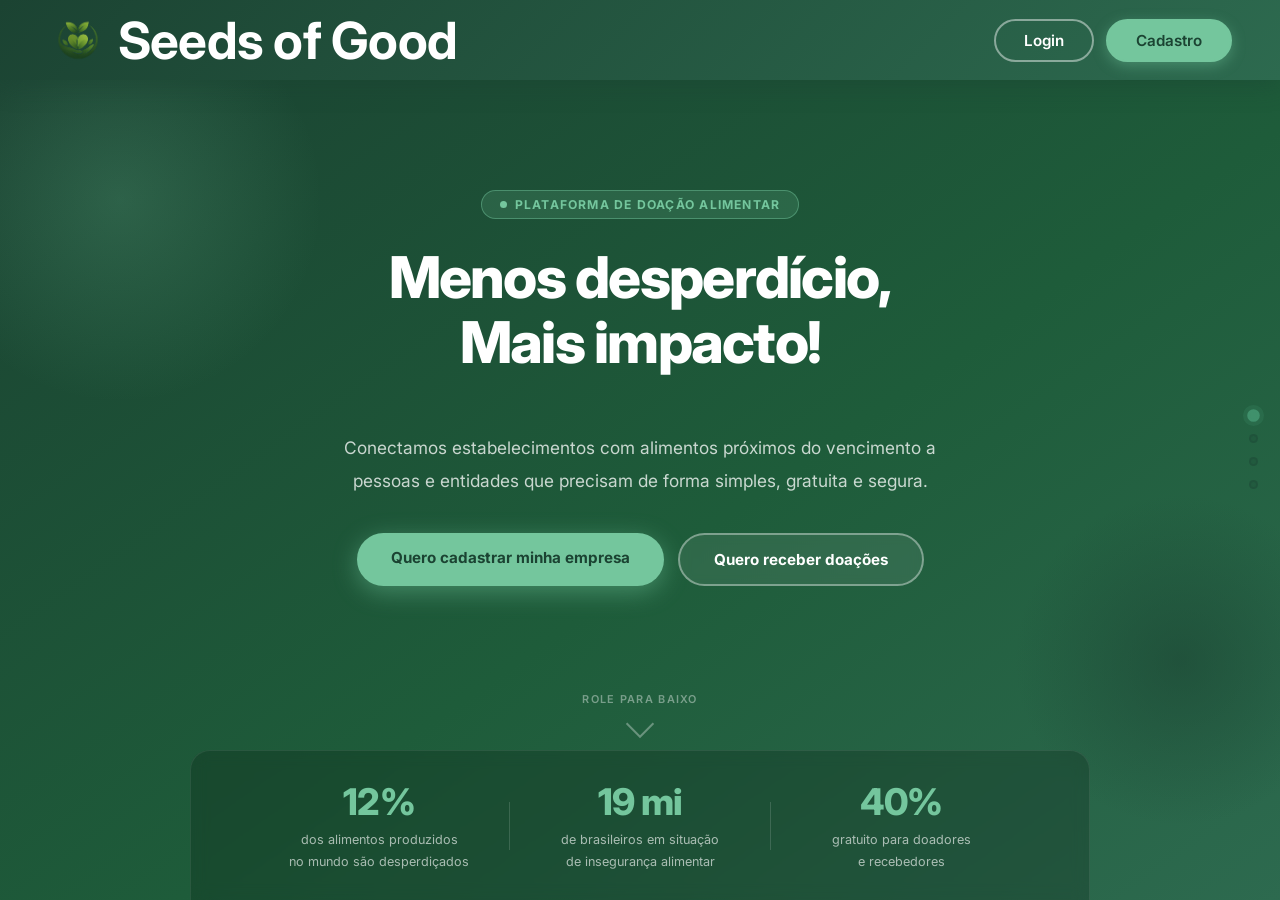
<file: index.html>
<!DOCTYPE html>
<html lang="pt-br">
<head>
    <meta charset="UTF-8">
    <meta name="viewport" content="width=device-width, initial-scale=1.0">
    <title>Sistema SEEDS</title>
    <link rel="stylesheet" href="assets/css/style.css">
</head>
<body>

    <!-- HEADER DEIXA DE SER STICKY PARA CONTEXTO DE TELA INTEIRA -->
    <header class="topo">
        <div class="logo">
            <img src="assets/img/LogoTCC_Transparente.png" alt="Logo Seeds of Good">
            <h1>Seeds of Good</h1>
        </div>
        <div class="botoesHeader">
            <button id="btnLogin" onclick="window.location.href='login.html'">Login</button>
            <button id="btnCadastro" onclick="window.location.href='cadastro.html'">Cadastro</button>
        </div>
    </header>

    <!-- CONTAINER PRINCIPAL DO SCROLL SNAP -->
    <main class="container-snap">

        <!-- 1ª JANELA: HERO -->
        <section class="hero janela-contexto">
            <div class="hero-conteudo">
                <span class="hero-badge">Plataforma de Doação Alimentar</span>
                <h1 class="hero-titulo">Menos desperdício,<br>Mais impacto!</h1>

                <p class="hero-subtitulo">

                </p>
                <p class="hero-subtitulo">
                    Conectamos estabelecimentos com alimentos próximos do vencimento
                a pessoas e entidades que precisam de forma simples, gratuita e segura.
                </p>
                <div class="hero-botoes">
                    <a class="hero-btn-primario" href="cadastro.html">Quero cadastrar minha empresa</a>
                    <a class="hero-btn-secundario" href="cadastro.html">Quero receber doações</a>
                </div>
            </div>
        <div class="hero-scroll-hint">
            <span>Role para baixo</span>
            <div class="scroll-arrow"></div>
        </div>

<div class="hero-stat-faixa">
    <div class="hero-stat">
        <span class="hero-stat-numero" data-target="30" data-sufixo="%">0%</span>
        <span class="hero-stat-label">dos alimentos produzidos<br>no mundo são desperdiçados</span>
    </div>
    <div class="hero-stat-divisor"></div>
    <div class="hero-stat">
        <span class="hero-stat-numero" data-target="46" data-sufixo=" mi">0 mi</span>
        <span class="hero-stat-label">de brasileiros em situação<br>de insegurança alimentar</span>
    </div>
    <div class="hero-stat-divisor"></div>
    <div class="hero-stat">
        <span class="hero-stat-numero" data-target="100" data-sufixo="%">0%</span>
        <span class="hero-stat-label">gratuito para doadores<br>e recebedores</span>
    </div>
</div>
        </section>

        <!-- 2ª JANELA: O QUE É -->
        <section class="div-infoSuperior janela-contexto">
            <div class="card-conteudo fade-in">
                <h1>O que é o Seeds of Good?</h1>
                <p>
                    Uma plataforma digital intermediária, sem fins lucrativos, desenvolvida para
                    reduzir o desperdício de alimentos em estabelecimentos comerciais.
                    Conectamos <strong>doadores</strong> — empresas e comércios com produtos próximos
                    ao vencimento — a <strong>recebedores</strong> interessados em aproveitá-los por
                    meio de doação voluntária.
                </p>
                <p>
                    O desperdício alimentar é um dos maiores problemas sociais, econômicos e
                    ambientais do nosso tempo: gera insegurança alimentar, produz resíduos
                    desnecessários e representa prejuízo financeiro para toda a cadeia produtiva.
                    O Seeds of Good existe para mudar esse cenário, uma doação de cada vez.
                </p>
            </div>
        </section>

        <!-- 3ª JANELA: PARA QUEM É -->
        <section class="div-para-quem janela-contexto">
            <div class="card-conteudo max-largura fade-in">
                <h2 class="para-quem-titulo">Para quem é?</h2>
                <div class="perfis-lista">
                    <div class="perfil-coluna">
                        <span class="perfil-tag">Sou Doador</span>
                        <h3 class="perfil-titulo">Estabelecimentos &amp; Empresas</h3>
                        <p class="perfil-desc">
                            Supermercados, padarias, restaurantes e qualquer comércio
                            com alimentos próximos do vencimento.
                        </p>
                        <ul class="perfil-itens">
                            <li>Publique alimentos disponíveis em segundos</li>
                            <li>Gerencie anúncios e reservas pelo painel</li>
                            <li>Reduza desperdício e custos de descarte</li>
                        </ul>
                        <a class="perfil-btn" href="cadastro.html">Cadastrar empresa</a>
                    </div>

                    <div class="perfil-coluna">
                        <span class="perfil-tag">Sou Recebedor</span>
                        <h3 class="perfil-titulo">Pessoas &amp; Entidades</h3>
                        <p class="perfil-desc">
                            Qualquer pessoa, família ou organização social interessada
                            em receber doações de forma totalmente gratuita.
                        </p>
                        <ul class="perfil-itens">
                            <li>Navegue pelos alimentos disponíveis perto de você</li>
                            <li>Reserve com um clique e retire no local</li>
                            <li>Sem custos e sem burocracia</li>
                        </ul>
                        <a class="perfil-btn" href="cadastro.html">Criar minha conta</a>
                    </div>
                </div>
            </div>
        </section>

        <!-- 4ª JANELA: COMO ACESSAR + RODAPÉ JUNTO -->
        <div class="grupo-final janela-contexto">
            <section class="div-infoInferior">
                <div class="card-conteudo">
                    <h2>Como acessar?</h2>
                    <p>
                        Clique em <strong><a href="cadastro.html">Cadastro</a></strong> para criar sua conta
                        — o processo é rápido e gratuito — ou em <strong><a href="login.html">Login</a></strong>
                        se você já possui uma conta existente.
                    </p>
                    <p>
                        Após o acesso, você terá um painel personalizado: doadores podem publicar e gerenciar
                        alimentos, enquanto recebedores navegam pelos itens disponíveis, realizam reservas
                        e combinam a retirada diretamente com o doador.
                    </p>
                    <p>
                        Nosso objetivo é tornar a conexão entre quem tem e quem precisa o mais simples,
                        rápida e acessível possível.
                    </p>
                </div>
            </section>

            <footer class="rodape">
                <div class="rodape-conteudo">
                    <p>Seeds of Good &copy; 2026 &mdash; Todos os direitos reservados.</p>
                    <p>Contato: <strong>Murillo Morgon</strong> &nbsp;|&nbsp; +55 (16) 99700-7479 &nbsp;|&nbsp; murillomorgon@gmail.com</p>
                    <p><a class="rodape-link" href="front/termos.html">Termos de Uso</a> &nbsp;·&nbsp; Foro: <strong>Ribeirão Preto — SP</strong></p>
                </div>
            </footer>
        </div>

    </main>

    <nav class="nav-dots" aria-label="Navegação por seções">
        <button class="dot ativo" data-index="0" title="Início"></button>
        <button class="dot" data-index="1" title="O que é"></button>
        <button class="dot" data-index="2" title="Para quem é"></button>
        <button class="dot" data-index="3" title="Como acessar"></button>
    </nav>

    <button id="btnTopo" class="btn-flutuante" aria-label="Voltar ao topo">↑</button>
    <script src="assets/js/main.js"></script>
</body>
</html>
</file>
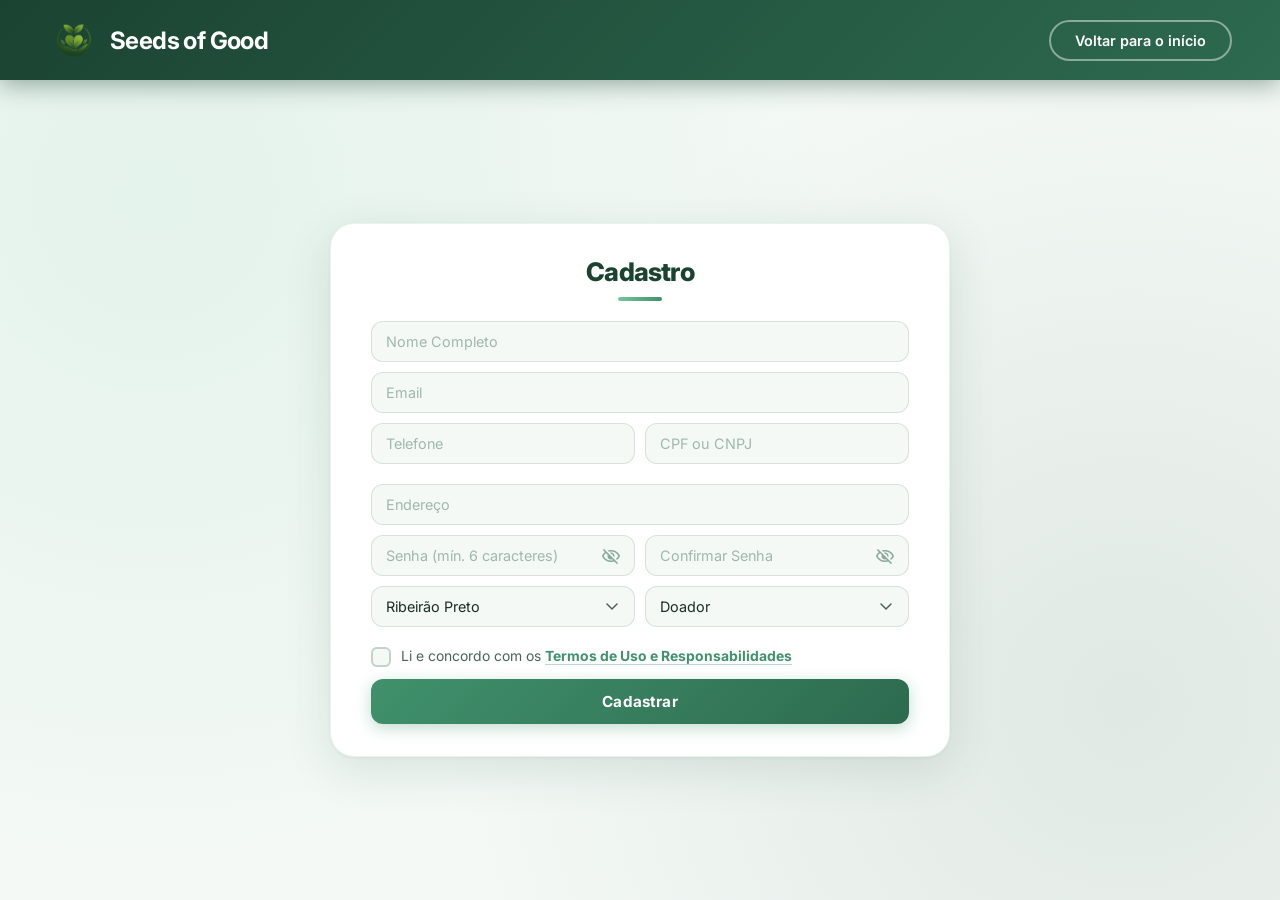
<file: cadastro.html>
<!DOCTYPE html>
<html lang="pt-br">

<head>
    <meta charset="UTF-8">
    <meta name="viewport" content="width=device-width, initial-scale=1.0">
    <title>Cadastro — Seeds of Good</title>
    <link rel="stylesheet" href="assets/css/cadastro.css">
    <link href="https://fonts.googleapis.com/css2?family=Material+Symbols+Outlined" rel="stylesheet">
</head>

<body>

    <header class="topo">
        
        <div class="logo">
            <img src="assets/img/LogoTCC_Transparente.png" alt="Logo Seeds of Good">
            Seeds of Good
        </div>

        <div class="VoltarInicio">
            <button id="btnVoltar" onclick="window.location.href='index.html'">Voltar para o início</button>
        </div>
    </header>

    <div class="areaCadastro">
        <div class="cadastro">

            <h1>Cadastro</h1>

            <!-- action aponta para o PHP; method POST para não expor dados na URL -->
            <form action="backend/cadastro.php" method="POST">

                <input type="text" name="nome" placeholder="Nome Completo" required>
                <input type="email" name="email" placeholder="Email" required>

                <div class="campo-duplo">
                    <input type="text" name="telefone" placeholder="Telefone" required>
                    <input type="text" name="identificacao" placeholder="CPF ou CNPJ" required>
                </div>

                <input type="text" name="endereco" placeholder="Endereço" required>

                <div class="campo-duplo">
                    <div class="campo-senha">
                        <input type="password" name="senha" id="senha" placeholder="Senha (mín. 6 caracteres)" required>
                        <span class="olho" onclick="alternarSenha('senha', this)"></span>
                    </div>
                    <div class="campo-senha">
                        <input type="password" name="confirmarSenha" id="confirmarSenha" placeholder="Confirmar Senha" required>
                        <span class="olho" onclick="alternarSenha('confirmarSenha', this)">👁️</span>
                    </div>
                </div>

                <div class="campo-duplo">
                    <select name="cidade" id="cidade">
                        <option value="Ribeirão Preto">Ribeirão Preto</option>
                        <option value="Sertãozinho">Sertãozinho</option>
                    </select>
                    <select name="tipoUsuario" id="tipoUsuario">
                        <option value="Doador">Doador</option>
                        <option value="Recebedor">Recebedor</option>
                    </select>
                </div>

                <div class="aceite-row" id="blocoTermos">
                    <input type="checkbox" id="aceitarTermos" name="aceitarTermos" required>
                    <label for="aceitarTermos" class="aceite-label">
                        <span class="aceite-box" aria-hidden="true">
                            <svg class="check-icon" viewBox="0 0 12 10" fill="none" xmlns="http://www.w3.org/2000/svg">
                                <path d="M1 5L4.5 8.5L11 1" stroke="white" stroke-width="2" stroke-linecap="round" stroke-linejoin="round"/>
                            </svg>
                        </span>
                        <span class="aceite-texto">
                            Li e concordo com os
                            <a href="front/termos.html" target="_blank" class="link-termos" onclick="event.stopPropagation()">Termos de Uso e Responsabilidades</a>
                        </span>
                    </label>
                </div>

                <div class="aceite-aviso" id="avisoTermos">
                    <span>⚠</span> Aceite os Termos de Uso para continuar.
                </div>

                <button id="btnCadastrar" type="button" onclick="validarEEnviar()">Cadastrar</button>

            </form>

        </div>
    </div>


    <script src="assets/js/cadastro.js"></script>
</body>

</html>
</file>
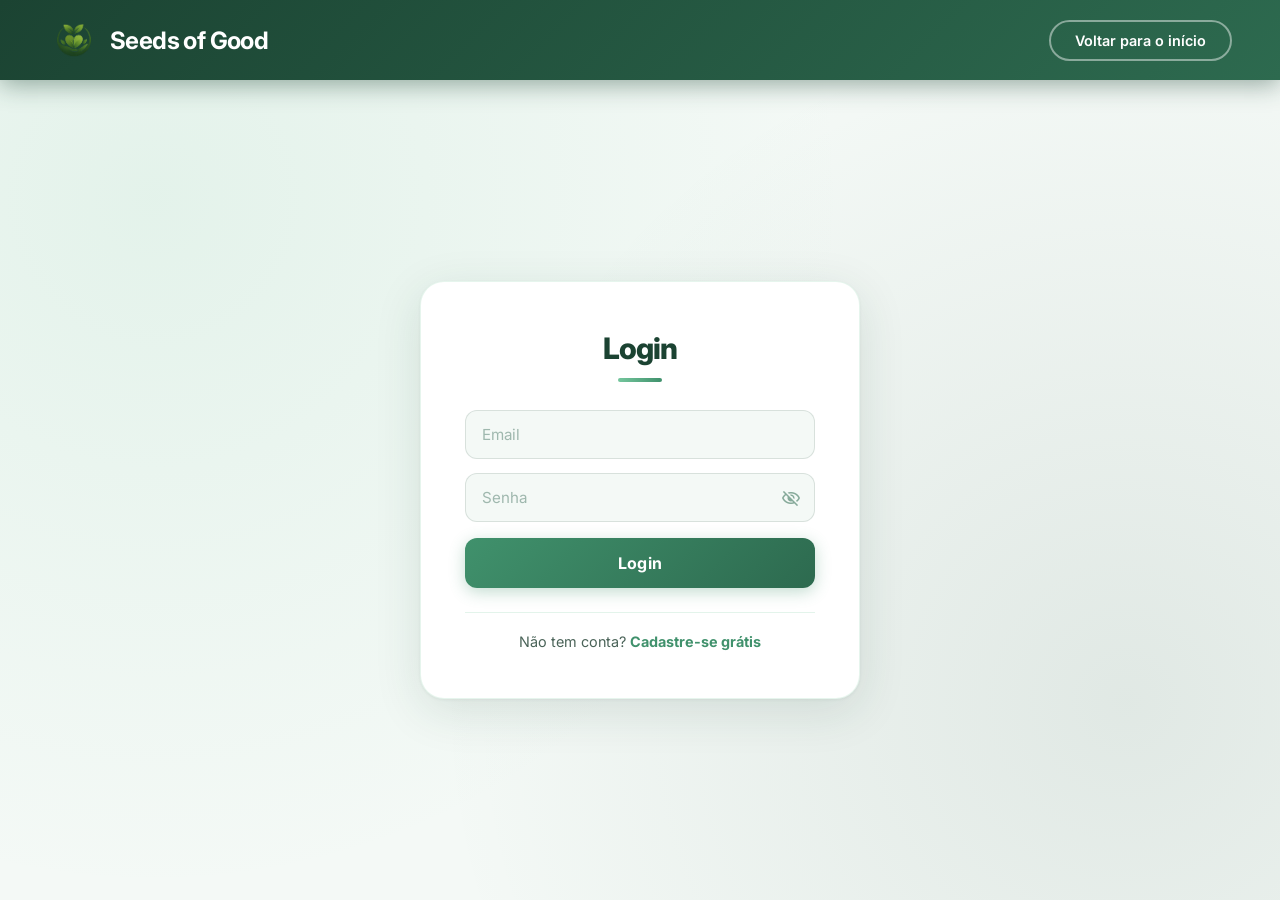
<file: login.html>
<!DOCTYPE html>
<html lang="pt-br">

<head>
    <meta charset="UTF-8">
    <meta name="viewport" content="width=device-width, initial-scale=1.0">
    <title>Login — Seeds of Good</title>
    <link rel="stylesheet" href="assets/css/login.css">
    <link rel="stylesheet" href="assets/css/cadastro.css">
    <link href="https://fonts.googleapis.com/css2?family=Material+Symbols+Outlined" rel="stylesheet">
</head>

<body>
    <header class="topo">

        <div class="logo">
            <img src="assets/img/LogoTCC_Transparente.png" alt="Logo Seeds of Good">
            Seeds of Good
        </div>

        <div class="VoltarInicio">
            <button id="btnVoltar" onclick="window.location.href='index.html'">Voltar para o início</button>
        </div>
    </header>

    <div class="areaLogin">
        <div class="login">

            <h1>Login</h1>

            <form action="backend/login.php" method="POST">
                <input type="email" name="email" placeholder="Email" required>

                <div class="campo-senha">
                    <input type="password" name="senha" id="senhaLogin" placeholder="Senha" required>
                    <span class="olho" onclick="alternarSenha('senhaLogin', this)">👁️</span>
                </div>

                <button type="submit">Login</button>
            </form>

            <div id="msgErro" class="msg-erro" role="alert" style="display:none"></div>

            <div class="login-rodape">
                <p>Não tem conta? <a href="cadastro.html">Cadastre-se grátis</a></p>
            </div>
        </div>
    </div>

    <script src="assets/js/login.js"></script>
</body>

</html>
</file>
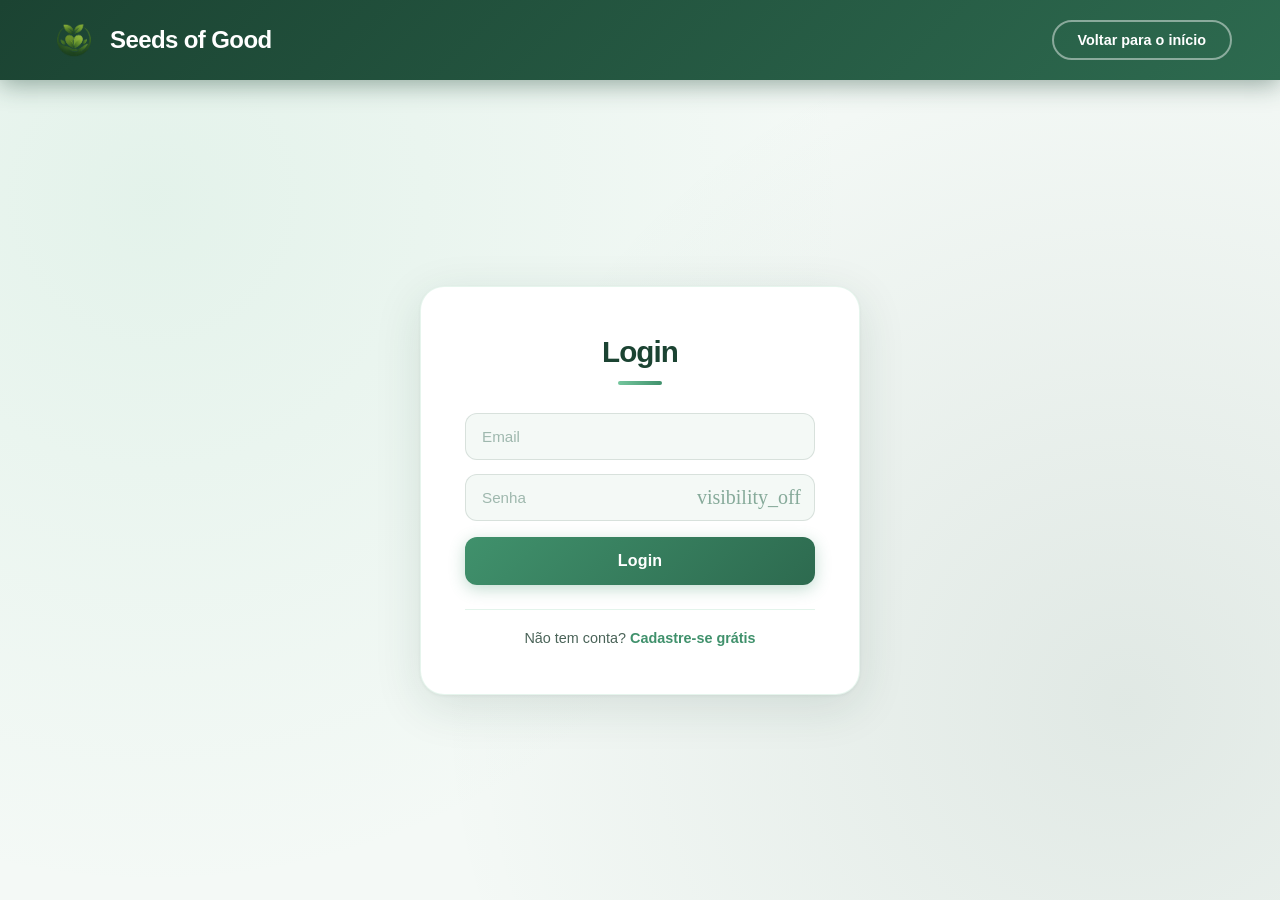
<file: front/adminLogado.html>
<!DOCTYPE html>
<html lang="pt-br">

<head>
    <meta charset="UTF-8">
    <meta name="viewport" content="width=device-width, initial-scale=1.0">
    <title>Seeds of Good — Administrador</title>
    <link
        href="https://fonts.googleapis.com/css2?family=Inter:ital,opsz,wght@0,14..32,100..900;1,14..32,100..900&display=swap"
        rel="stylesheet">
    <link rel="stylesheet" href="../assets/css/adminLogado.css">
</head>

<body>
    <!-- HEADER -->
    <header class="topo">
        
        <div class="logo">
            <img src="../assets/img/LogoTCC_Transparente.png" alt="Logo Seeds of Good">
            Seeds of Good
        </div>

        <nav>
            <ul>
                <li><a href="#" class="nav-link ativo" data-secao="tabelas">Home</a></li>
                <li><a href="#" class="nav-link" data-secao="conta">Minha Conta</a></li>
            </ul>
        </nav>
    </header>

    <!-- MAIN -->
    <main id="secao-tabelas" class="secao ativa">
        <!-- Search Bar -->
        <section class="procura">
            <input id="search" type="text" placeholder="Pesquisar">
        </section>

        <!-- Tables Tab -->
        <section class='tablesTab'>
            <button type="button" class="aba" data-table="food">Alimentos Disponíveis</button>
            <button type="button" class="aba" data-table="user">Usuários</button>
            <button type="button" class="aba" data-table="complaint">Denúncia</button>
            <button type="button" class="aba" data-table="reserved">Alimentos Reservados</button>
        </section>

        <section id="TableView"></section>

    </main>

    <!-- SEÇÃO: MINHA CONTA -->
    <main id="secao-conta" class="secao">
        <h2 class="secao-titulo">Minha Conta</h2>
        <p class="secao-subtitulo">Gerencie suas informações pessoais.</p>
        <p id="mensagemConta" class="msg-status"></p>
        <div class="conta-wrapper">

            <!-- Visualização -->
            <div class="conta-card" id="cardVisualizacao">
                <div class="conta-avatar" id="avatarInicial">?</div>
                <div class="conta-dados" id="dadosConta">
                    <p class="carregando-conta">Carregando dados...</p>
                </div>
                <div class="conta-acoes">
                    <button class="btn-editar-conta" id="btnEditarConta">✏️ Editar dados</button>
                    <button class="btn-sair" id="btnSair">← Sair da conta</button>
                </div>
            </div>

            <!-- Edição -->
            <div class="conta-card conta-form" id="cardEdicao" style="display:none">
                <h3 class="form-titulo">Editar Dados</h3>
                <div class="campo">
                    <label>Nome completo</label>
                    <input type="text" id="editNome" placeholder="Seu nome" maxlength="100">
                </div>
                <div class="campo">
                    <label>E-mail</label>
                    <input type="email" id="editEmail" placeholder="seu@email.com" maxlength="255">
                </div>
                <div class="campo">
                    <label>Telefone</label>
                    <input type="text" id="editTelefone" placeholder="(11) 99999-9999" maxlength="30">
                </div>
                <div class="campo">
                    <label>Endereço</label>
                    <input type="text" id="editEndereco" placeholder="Rua, número, bairro" maxlength="150">
                </div>
                <div class="campo">
                    <label>Nova senha <span class="campo-opcional">(deixe em branco para manter a atual)</span></label>
                    <input type="password" id="editSenha" placeholder="••••••" maxlength="100">
                </div>
                <div class="campo">
                    <label>Confirmar nova senha</label>
                    <input type="password" id="editSenhaConfirm" placeholder="••••••" maxlength="100">
                </div>
                <div class="acoes-modal">
                    <button type="button" class="btn-cancelar" id="btnCancelarEdicao">Cancelar</button>
                    <button type="button" class="btn-salvar" id="btnSalvarConta">Salvar alterações</button>
                </div>
            </div>

        </div>
    </main>

    <!-- MODAL CONFIRMAR SAÍDA -->
    <div class="overlay" id="overlayLogout">
        <div class="modal modal-pequeno">
            <h2>Sair da conta?</h2>
            <p class="modal-texto">Você será redirecionado para a tela inicial.</p>
            <div class="acoes-modal">
                <button class="btn-cancelar" id="btnCancelarLogout">Cancelar</button>
                <button class="btn-sair-confirmar" id="btnConfirmarLogout">Sair</button>
            </div>
        </div>
    </div>

    <script src="../assets/js/admin.js"></script>
</body>

</html>
</file>
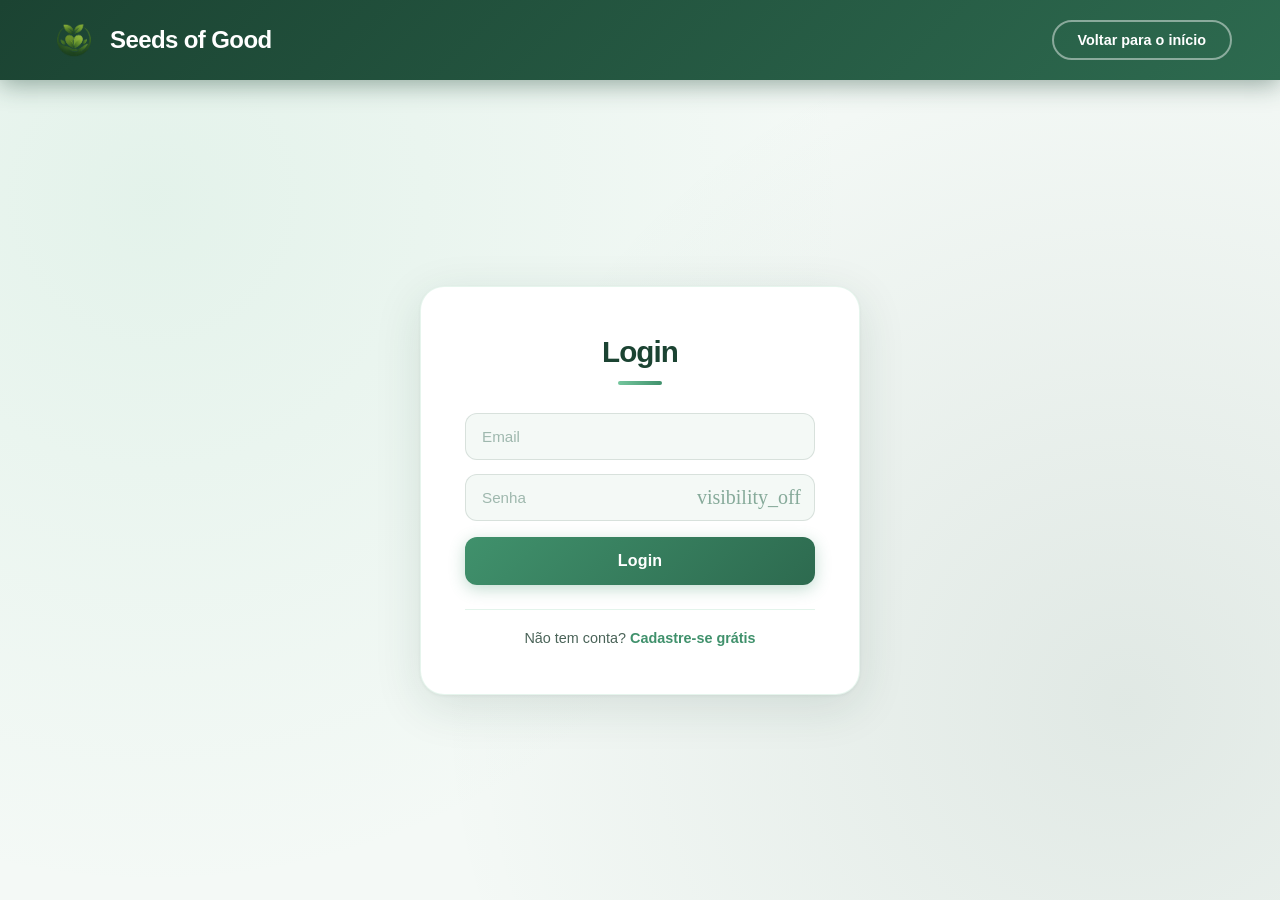
<file: front/doadorLogado.html>
<!DOCTYPE html>
<html lang="pt-br">

<head>
    <meta charset="UTF-8">
    <meta name="viewport" content="width=device-width, initial-scale=1.0">
    <title>Seeds of Good — Doador</title>
    <link
        href="https://fonts.googleapis.com/css2?family=Inter:ital,opsz,wght@0,14..32,100..900;1,14..32,100..900&display=swap"
        rel="stylesheet">
    <link rel="stylesheet" href="../assets/css/doadorLogado.css">
</head>

<body>

    <!-- HEADER -->
    <header class="topo">

        <div class="logo">
            <img src="../assets/img/LogoTCC_Transparente.png" alt="Logo Seeds of Good">
            Seeds of Good
        </div>
        
        <nav>
            <ul>
                <li><a href="#" class="nav-link ativo" data-secao="doacoes">Meus Alimentos</a></li>
                <li><a href="#" class="nav-link" data-secao="reservas">Reservas Recebidas</a></li>
                <li><a href="#" class="nav-link" data-secao="vencidos">Alimentos Vencidos</a></li>
                <li><a href="#" class="nav-link" data-secao="conta">Minha Conta</a></li>
            </ul>
        </nav>
    </header>

    <!-- SEÇÃO: DOAÇÕES -->
    <main id="secao-doacoes" class="secao ativa">
        <button class="btn-novo" id="btnNovo">+ Cadastrar Novo Alimento</button>
        <h2 class="secao-titulo">Seus alimentos disponíveis</h2>
        <p id="mensagem" class="msg-status"></p>
        <div id="listaAlimentos">
            <div class="lista-vazia" id="msgVazia" style="display:none">
                <span>🌱</span>
                Nenhum alimento cadastrado ainda.<br>Clique em "Cadastrar Novo Alimento" para começar.
            </div>
            <div class="lista" id="lista"></div>
        </div>
    </main>

    <!-- SEÇÃO: RESERVAS RECEBIDAS -->
    <main id="secao-reservas" class="secao">
        <h2 class="secao-titulo">Reservas Recebidas</h2>
        <p class="secao-subtitulo">Veja quem reservou seus alimentos e gerencie o status de cada reserva.</p>
        <p id="mensagemReservas" class="msg-status"></p>
        <div id="listaReservas">
            <div class="lista-vazia" id="msgVaziaReservas" style="display:none">
                <span>🌱</span>
                Nenhuma reserva encontrada.<br>Quando alguém reservar seus alimentos, aparecerá aqui.
            </div>
            <div class="lista" id="listaReservasCards"></div>
        </div>
    </main>

    <!-- SEÇÃO: ALIMENTOS VENCIDOS -->
    <main id="secao-vencidos" class="secao">
        <h2 class="secao-titulo">Alimentos Vencidos</h2>
        <p class="secao-subtitulo">Estes alimentos passaram da data de validade e não estão disponíveis para reserva.</p>
        <p id="mensagemVencidos" class="msg-status"></p>
        <div id="listaVencidos">
            <div class="lista-vazia" id="msgVaziaVencidos" style="display:none">
                <span>✅</span>
                Nenhum alimento vencido. Tudo em dia!
            </div>
            <div class="lista" id="listaVencidosCards"></div>
        </div>
    </main>

    <!-- SEÇÃO: MINHA CONTA -->
    <main id="secao-conta" class="secao">
        <h2 class="secao-titulo">Minha Conta</h2>
        <p class="secao-subtitulo">Gerencie suas informações pessoais.</p>
        <p id="mensagemConta" class="msg-status"></p>
        <div class="conta-wrapper">

            <!-- Visualização -->
            <div class="conta-card" id="cardVisualizacao">
                <div class="conta-avatar" id="avatarInicial">?</div>
                <div class="conta-dados" id="dadosConta">
                    <p class="carregando-conta">Carregando dados...</p>
                </div>
                <div class="conta-acoes">
                    <button class="btn-editar-conta" id="btnEditarConta">✏️ Editar dados</button>
                    <button class="btn-sair" id="btnSair">← Sair da conta</button>
                </div>
            </div>

            <!-- Edição -->
            <div class="conta-card conta-form" id="cardEdicao" style="display:none">
                <h3 class="form-titulo">Editar Dados</h3>
                <div class="campo">
                    <label>Nome completo</label>
                    <input type="text" id="editNome" placeholder="Seu nome" maxlength="100">
                </div>
                <div class="campo">
                    <label>E-mail</label>
                    <input type="email" id="editEmail" placeholder="seu@email.com" maxlength="255">
                </div>
                <div class="campo">
                    <label>Telefone</label>
                    <input type="text" id="editTelefone" placeholder="(11) 99999-9999" maxlength="30">
                </div>
                <div class="campo">
                    <label>Endereço</label>
                    <input type="text" id="editEndereco" placeholder="Rua, número, bairro" maxlength="150">
                </div>
                <div class="campo">
                    <label>Nova senha <span class="campo-opcional">(deixe em branco para manter a atual)</span></label>
                    <input type="password" id="editSenha" placeholder="••••••" maxlength="100">
                </div>
                <div class="campo">
                    <label>Confirmar nova senha</label>
                    <input type="password" id="editSenhaConfirm" placeholder="••••••" maxlength="100">
                </div>
                <div class="acoes-modal">
                    <button type="button" class="btn-cancelar" id="btnCancelarEdicao">Cancelar</button>
                    <button type="button" class="btn-salvar" id="btnSalvarConta">Salvar alterações</button>
                </div>
            </div>

        </div>
    </main>

    <!-- MODAL ALIMENTO -->
    <div class="overlay" id="overlay">
        <div class="modal">
            <h2 id="tituloModal">Novo Alimento para Doação</h2>
            <input type="hidden" id="idAlimentoDoador">
            <form id="formAlimento">
                <div class="campo">
                    <label>Tipo de Alimento</label>
                    <select id="tipo">
                        <option value="">Selecione o tipo...</option>
                    </select>
                </div>
                <div class="campo">
                    <label id="labelNome">Nome do Alimento</label>
                    <input type="text" id="nome" placeholder="Ex: Banana, Arroz, Leite..." maxlength="100">
                </div>
                <div class="campo">
                    <label>Foto do item <span class="campo-opcional">(opcional)</span></label>
                    <input type="file" id="fotoAlimento" accept="image/*">
                    <div id="previewFoto" style="display:none; margin-top:8px;">
                        <img id="imgPreview" src="" alt="Pré-visualização" style="max-width:100%; max-height:180px; border-radius:8px; border:1px solid #ccc;">
                    </div>
                </div>
                <div class="campo">
                    <label>Quantidade (unidades)</label>
                    <input type="number" id="quantidade" min="1" placeholder="Ex: 10">
                </div>
                <div class="campo">
                    <label>Validade</label>
                    <input type="date" id="validade">
                </div>
                <div class="campo">
                    <label>Descrição</label>
                    <textarea id="descricao" placeholder="Ex: Cada unidade equivale a aproximadamente 1 kg."
                        maxlength="500"></textarea>
                </div>
                <div class="acoes-modal">
                    <button type="button" class="btn-cancelar" id="btnCancelar">Cancelar</button>
                    <button type="submit" class="btn-salvar">Salvar</button>
                </div>
            </form>
        </div>
    </div>

    <!-- MODAL DENÚNCIA -->
    <div class="overlay" id="overlayDenuncia">
        <div class="modal modal-denuncia">
            <h2>Registrar Denúncia</h2>
            <p class="modal-texto">Preencha os dados abaixo. Sua denúncia será analisada pela administração.</p>
            <div class="campo">
                <label>Nome do Usuário (denunciante)</label>
                <input type="text" id="denunciaIdUsuario" disabled>
            </div>
            <div class="campo">
                <label>Reserva</label>
                <input type="text" id="denunciaReservaInfo" disabled>
                <input type="hidden" id="denunciaIdReserva">
            </div>
            <div class="campo">
                <label>Motivo da Denúncia <span class="campo-opcional">(mín. 10 caracteres)</span></label>
                <textarea id="denunciaMotivo" placeholder="Descreva o motivo da denúncia..." maxlength="1000"
                    rows="5"></textarea>
                <span class="contador-chars"><span id="denunciaContador">0</span>/1000</span>
            </div>
            <p id="mensagemDenuncia" class="msg-status"></p>
            <div class="acoes-modal">
                <button type="button" class="btn-cancelar" id="btnCancelarDenuncia">Cancelar</button>
                <button type="button" class="btn-denunciar" id="btnEnviarDenuncia">📢 Enviar Denúncia</button>
            </div>
        </div>
    </div>

    <!-- MODAL CONFIRMAR SAÍDA -->
    <div class="overlay" id="overlayLogout">
        <div class="modal modal-pequeno">
            <h2>Sair da conta?</h2>
            <p class="modal-texto">Você será redirecionado para a tela inicial.</p>
            <div class="acoes-modal">
                <button class="btn-cancelar" id="btnCancelarLogout">Cancelar</button>
                <button class="btn-sair-confirmar" id="btnConfirmarLogout">Sair</button>
            </div>
        </div>
    </div>

    <script src="../assets/js/doador.js"></script>
</body>

</html>
</file>
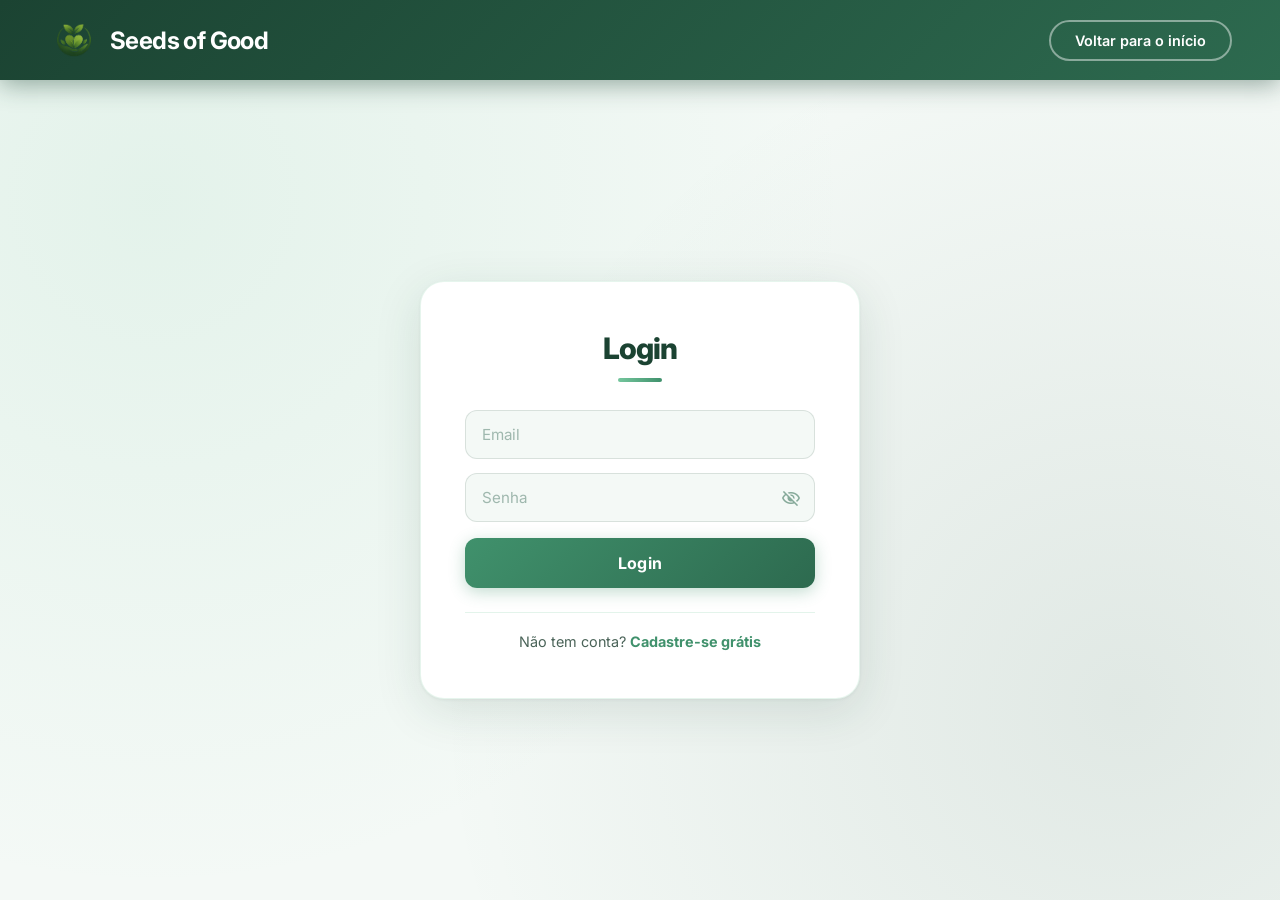
<file: front/recebedorLogado.html>
<!DOCTYPE html>
<html lang="pt-br">
<head>
    <meta charset="UTF-8">
    <meta name="viewport" content="width=device-width, initial-scale=1.0">
    <title>Seeds of Good — Recebedor</title>
    <link href="https://fonts.googleapis.com/css2?family=Inter:ital,opsz,wght@0,14..32,100..900;1,14..32,100..900&display=swap" rel="stylesheet">
    <link rel="stylesheet" href="../assets/css/recebedor.css">
</head>
<body>

    <!-- HEADER -->
    <header class="topo">

        <div class="logo">
            <img src="../assets/img/LogoTCC_Transparente.png" alt="Logo Seeds of Good">
            Seeds of Good
        </div>
        
        <nav>
            <ul>
                <li><a href="#" class="nav-link ativo" data-secao="alimentos">Alimentos</a></li>
                <li><a href="#" class="nav-link" data-secao="reservas">Minhas Reservas</a></li>
                <li><a href="#" class="nav-link" data-secao="conta">Minha Conta</a></li>
            </ul>
        </nav>
    </header>

    <!-- SEÇÃO: ALIMENTOS DISPONÍVEIS -->
    <main id="secao-alimentos" class="secao ativa">
        <h2 class="secao-titulo">Alimentos Disponíveis</h2>
        <p class="secao-subtitulo">Veja os alimentos cadastrados pelos doadores e faça sua reserva.</p>
        <p id="mensagemAlimentos" class="msg-status"></p>
        <div id="listaAlimentos">
            <div class="lista-vazia" id="msgVaziaAlimentos" style="display:none">
                <span>🌱</span>
                Nenhum alimento disponível no momento.
            </div>
            <div class="lista" id="listaAlimentosCards"></div>
        </div>
    </main>

    <!-- SEÇÃO: MINHAS RESERVAS -->
    <main id="secao-reservas" class="secao">
        <h2 class="secao-titulo">Minhas Reservas</h2>
        <p class="secao-subtitulo">Acompanhe e gerencie suas reservas ativas.</p>
        <p id="mensagemReservas" class="msg-status"></p>
        <div id="listaReservas">
            <div class="lista-vazia" id="msgVaziaReservas" style="display:none">
                <span>📦</span>
                Você ainda não fez nenhuma reserva.
            </div>
            <div class="lista" id="listaReservasCards"></div>
        </div>
    </main>

    <main id="secao-conta" class="secao">
        <h2 class="secao-titulo">Minha Conta</h2>
        <p class="secao-subtitulo">Gerencie suas informações pessoais.</p>
        <p id="mensagemConta" class="msg-status"></p>
        <div class="conta-wrapper">

            <!-- Visualização -->
            <div class="conta-card" id="cardVisualizacao">
                <div class="conta-avatar" id="avatarInicial">?</div>
                <div class="conta-dados" id="dadosConta">
                    <p class="carregando-conta">Carregando dados...</p>
                </div>
                <div class="conta-acoes">
                    <button class="btn-editar-conta" id="btnEditarConta">✏️ Editar dados</button>
                    <button class="btn-sair" id="btnSair">← Sair da conta</button>
                </div>
            </div>

            <!-- Edição -->
            <div class="conta-card conta-form" id="cardEdicao" style="display:none">
                <h3 class="forma-titulo">Editar Dados</h3>
                <div class="campo">
                    <label>Nome completo</label>
                    <input type="text" id="editNome" placeholder="Seu nome" maxlength="100">
                </div>
                <div class="campo">
                    <label>E-mail</label>
                    <input type="email" id="editEmail" placeholder="seu@email.com" maxlength="255">
                </div>
                <div class="campo">
                    <label>Telefone</label>
                    <input type="text" id="editTelefone" placeholder="(11) 99999-9999" maxlength="30">
                </div>
                <div class="campo">
                    <label>Endereço</label>
                    <input type="text" id="editEndereco" placeholder="Rua, número, bairro" maxlength="150">
                </div>
                <div class="campo">
                    <label>Nova senha <span class="campo-opcional">(deixe em branco para manter a atual)</span></label>
                    <input type="password" id="editSenha" placeholder="••••••" maxlength="100">
                </div>
                <div class="campo">
                    <label>Confirmar nova senha</label>
                    <input type="password" id="editSenhaConfirm" placeholder="••••••" maxlength="100">
                </div>
                <div class="acoes-modal">
                    <button type="button" class="btn-cancelar" id="btnCancelarEdicao">Cancelar</button>
                    <button type="button" class="btn-salvar" id="btnSalvarConta">Salvar alterações</button>
                </div>
            </div>

        </div>
    </main>

    <!-- MODAL: RESERVAR ALIMENTO -->
    <div class="overlay" id="overlayReserva">
        <div class="modal">
            <h2>Reservar Alimento</h2>

            <div class="info-alimento" id="infoAlimento"></div>

            <input type="hidden" id="idAlimentoReserva">

            <div class="campo">
                <label>Quantidade disponível: <strong id="qtdDisponivel"></strong></label>
                <label>Quantidade que deseja reservar</label>
                <input type="number" id="qtdReserva" min="1" placeholder="Ex: 2">
            </div>

            <div class="acoes-modal">
                <button type="button" class="btn-cancelar" id="btnCancelarReserva">Cancelar</button>
                <button type="button" class="btn-salvar" id="btnConfirmarReserva">Reservar</button>
            </div>
        </div>
    </div>

    <!-- MODAL: DENÚNCIA -->
    <div class="overlay" id="overlayDenuncia">
        <div class="modal">
            <h2>Registrar Denúncia</h2>
            <p id="denunciaDoadorNome" class="denuncia-doador-info"></p>
            <input type="hidden" id="denunciaIdDoador">
            <div class="campo">
                <label>Motivo da denúncia</label>
                <textarea id="denunciaMotivo" placeholder="Descreva detalhadamente o motivo da denúncia..." maxlength="1000"></textarea>
            </div>
            <div class="acoes-modal">
                <button type="button" class="btn-cancelar" id="btnCancelarDenuncia">Cancelar</button>
                <button type="button" class="btn-salvar" id="btnEnviarDenuncia">Enviar</button>
            </div>
        </div>
    </div>
    <!-- MODAL: LOGOUT -->
    <div class="overlay" id="overlayLogout">
        <div class="modal modal-pequeno">
            <h2>Sair da conta?</h2>
            <p class="modal-texto">Você será redirecionado para a tela inicial.</p>
            <div class="acoes-modal">
                <button class="btn-cancelar" id="btnCancelarLogout">Cancelar</button>
                <button class="btn-sair-confirmar" id="btnConfirmarLogout">Sair</button>
            </div>
        </div>
    </div>

    <script src="../assets/js/recebedor.js"></script>
</body>
</html>
</file>
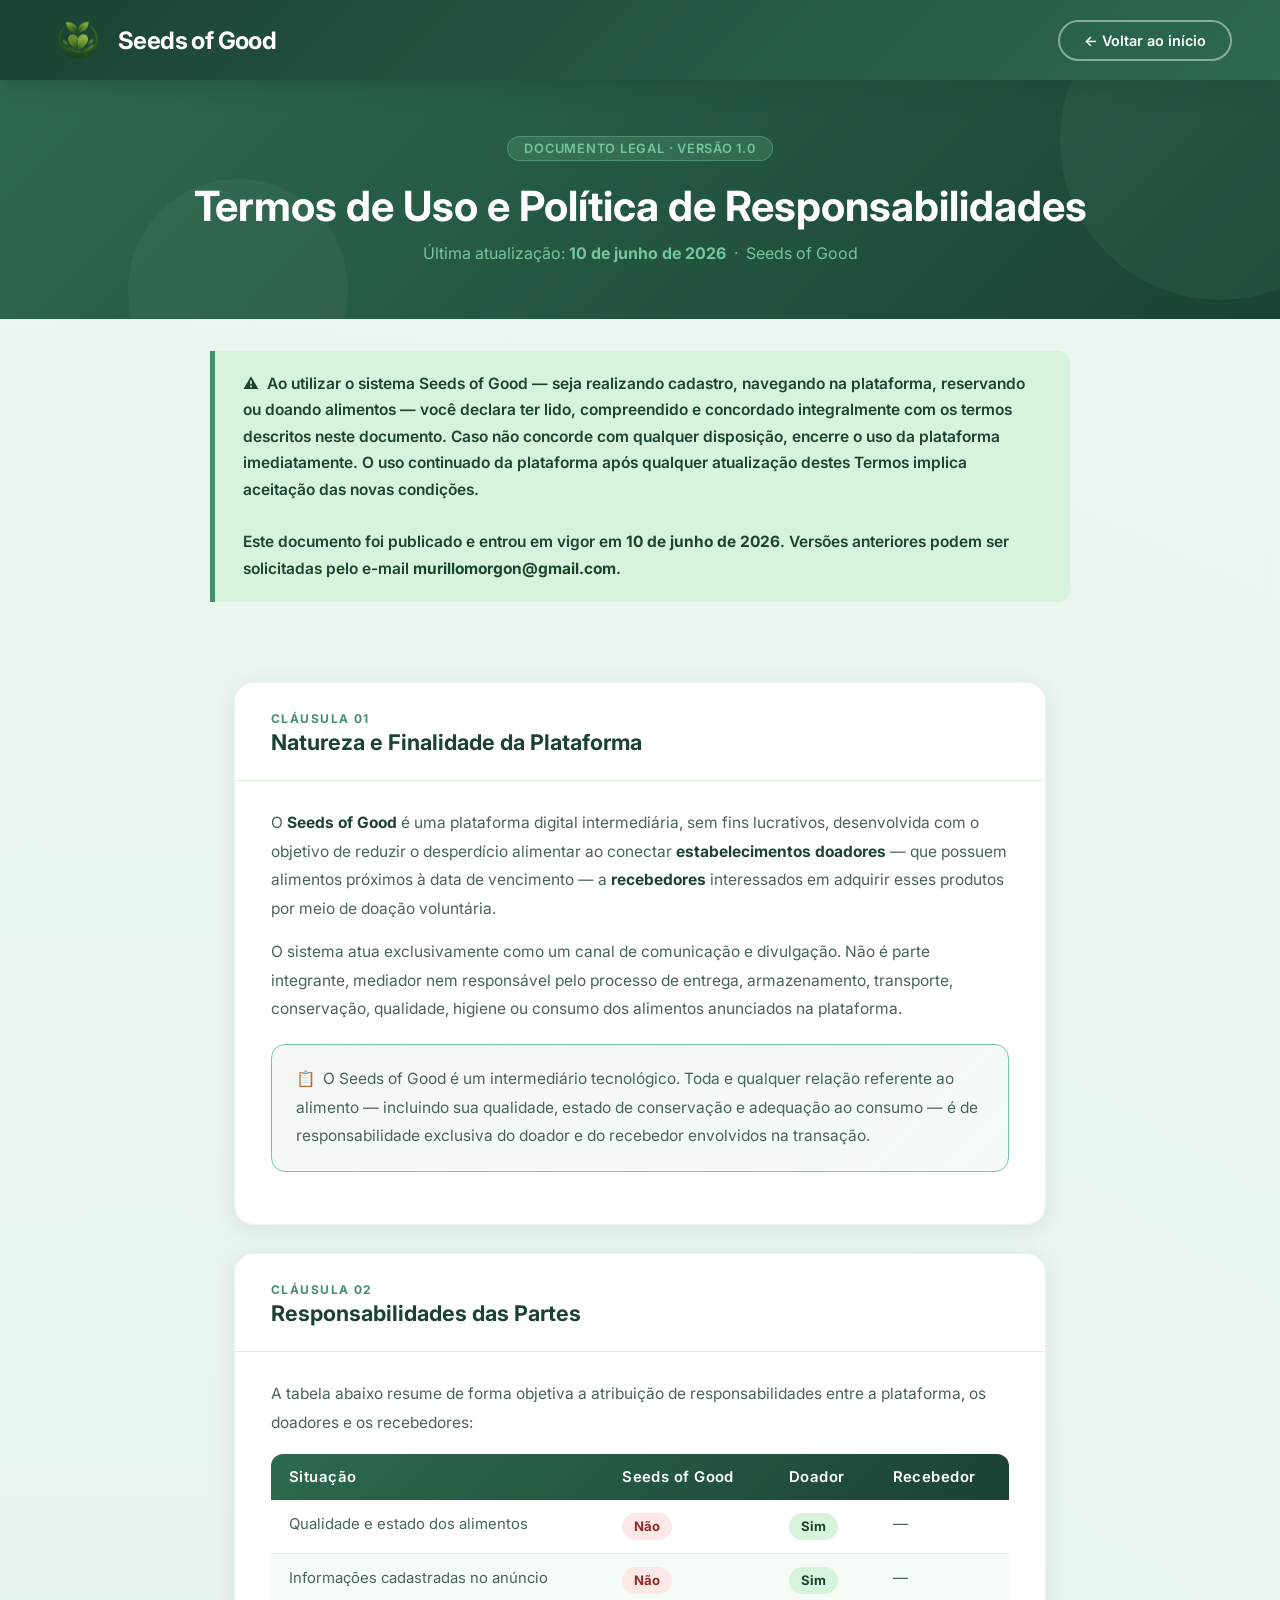
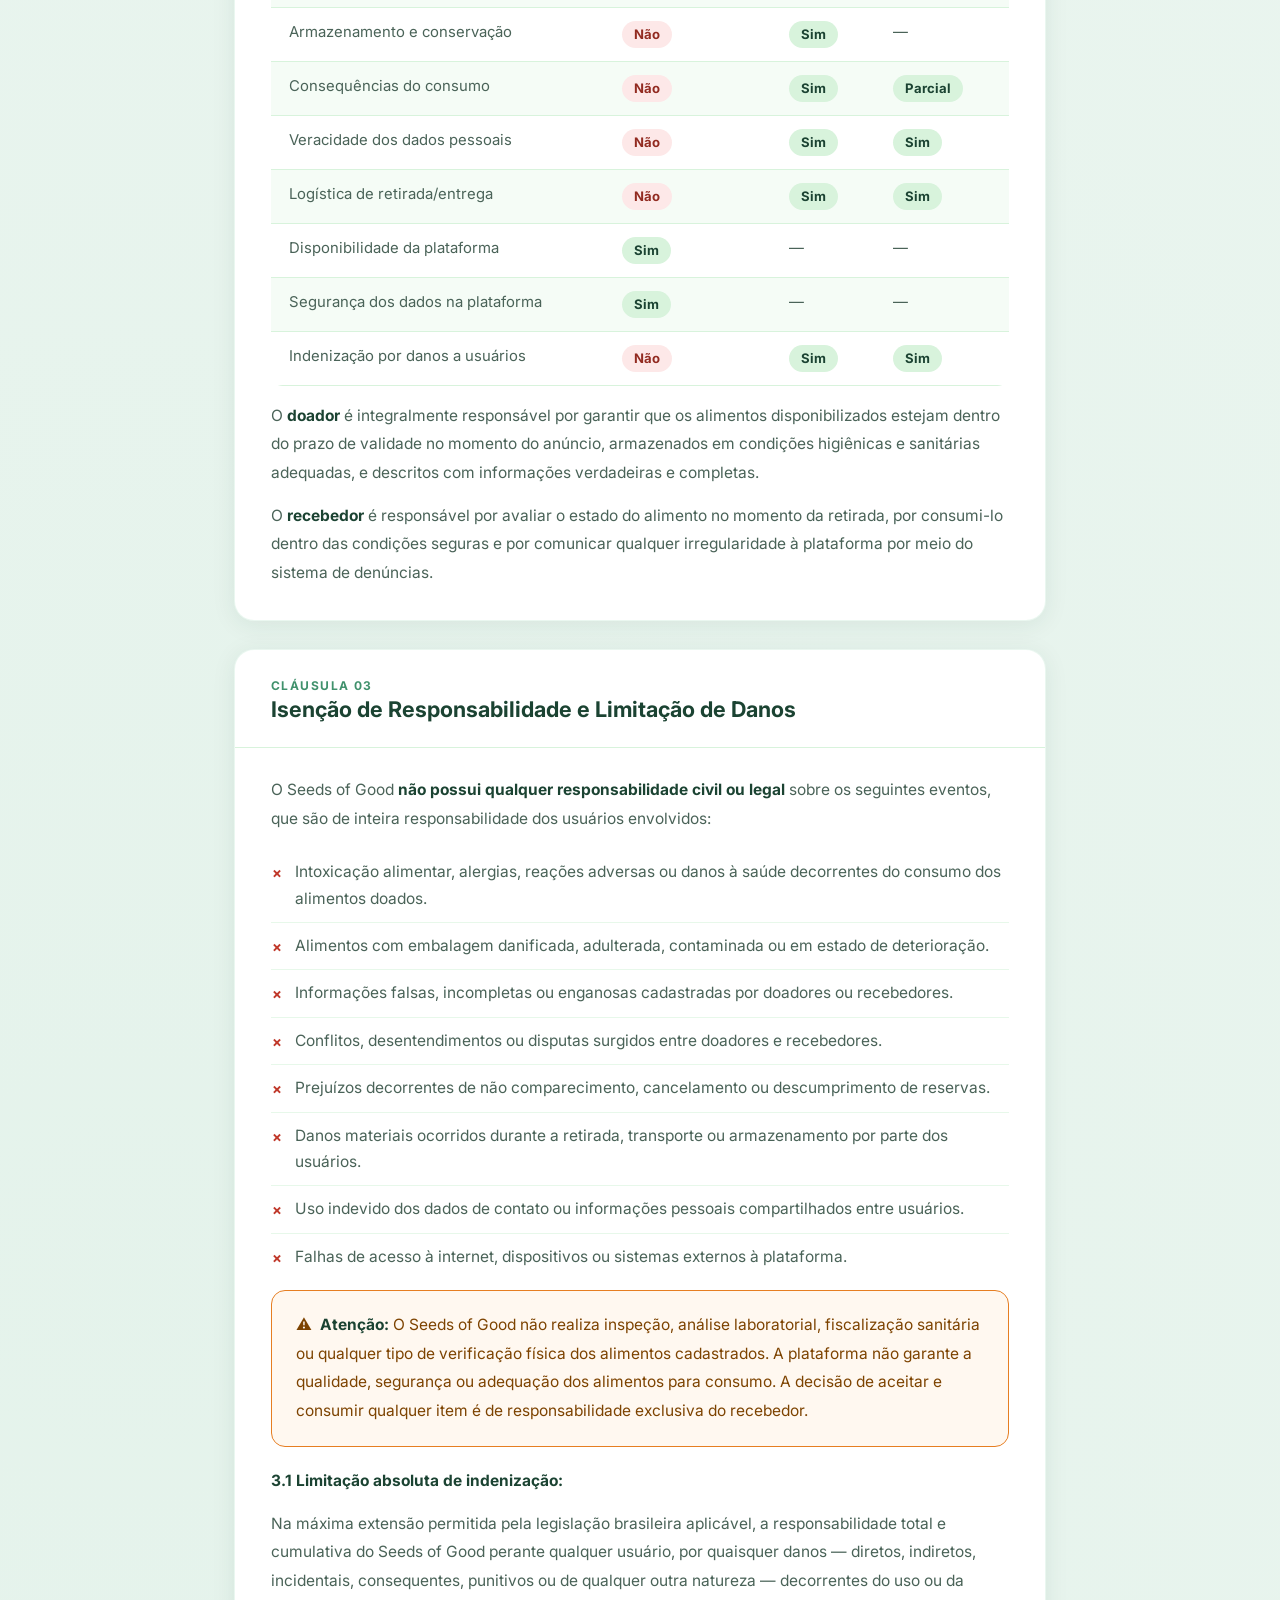
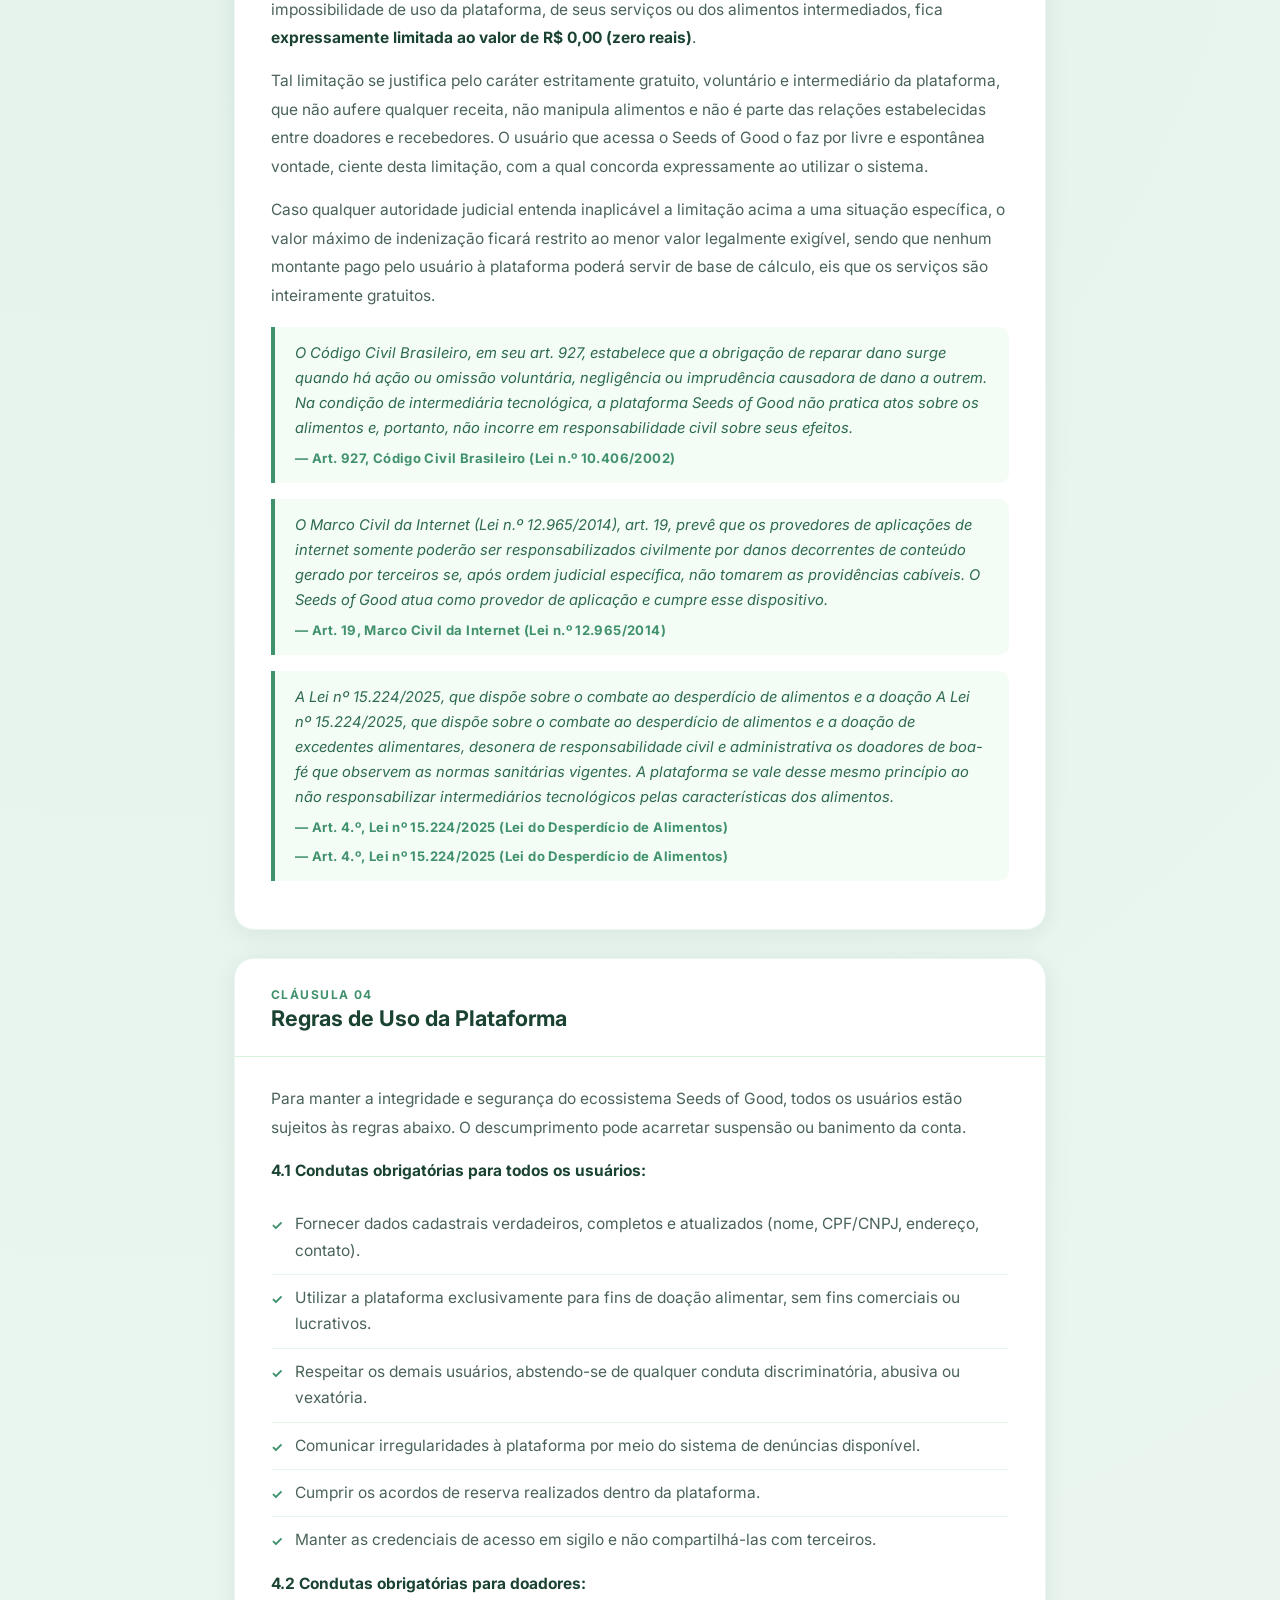
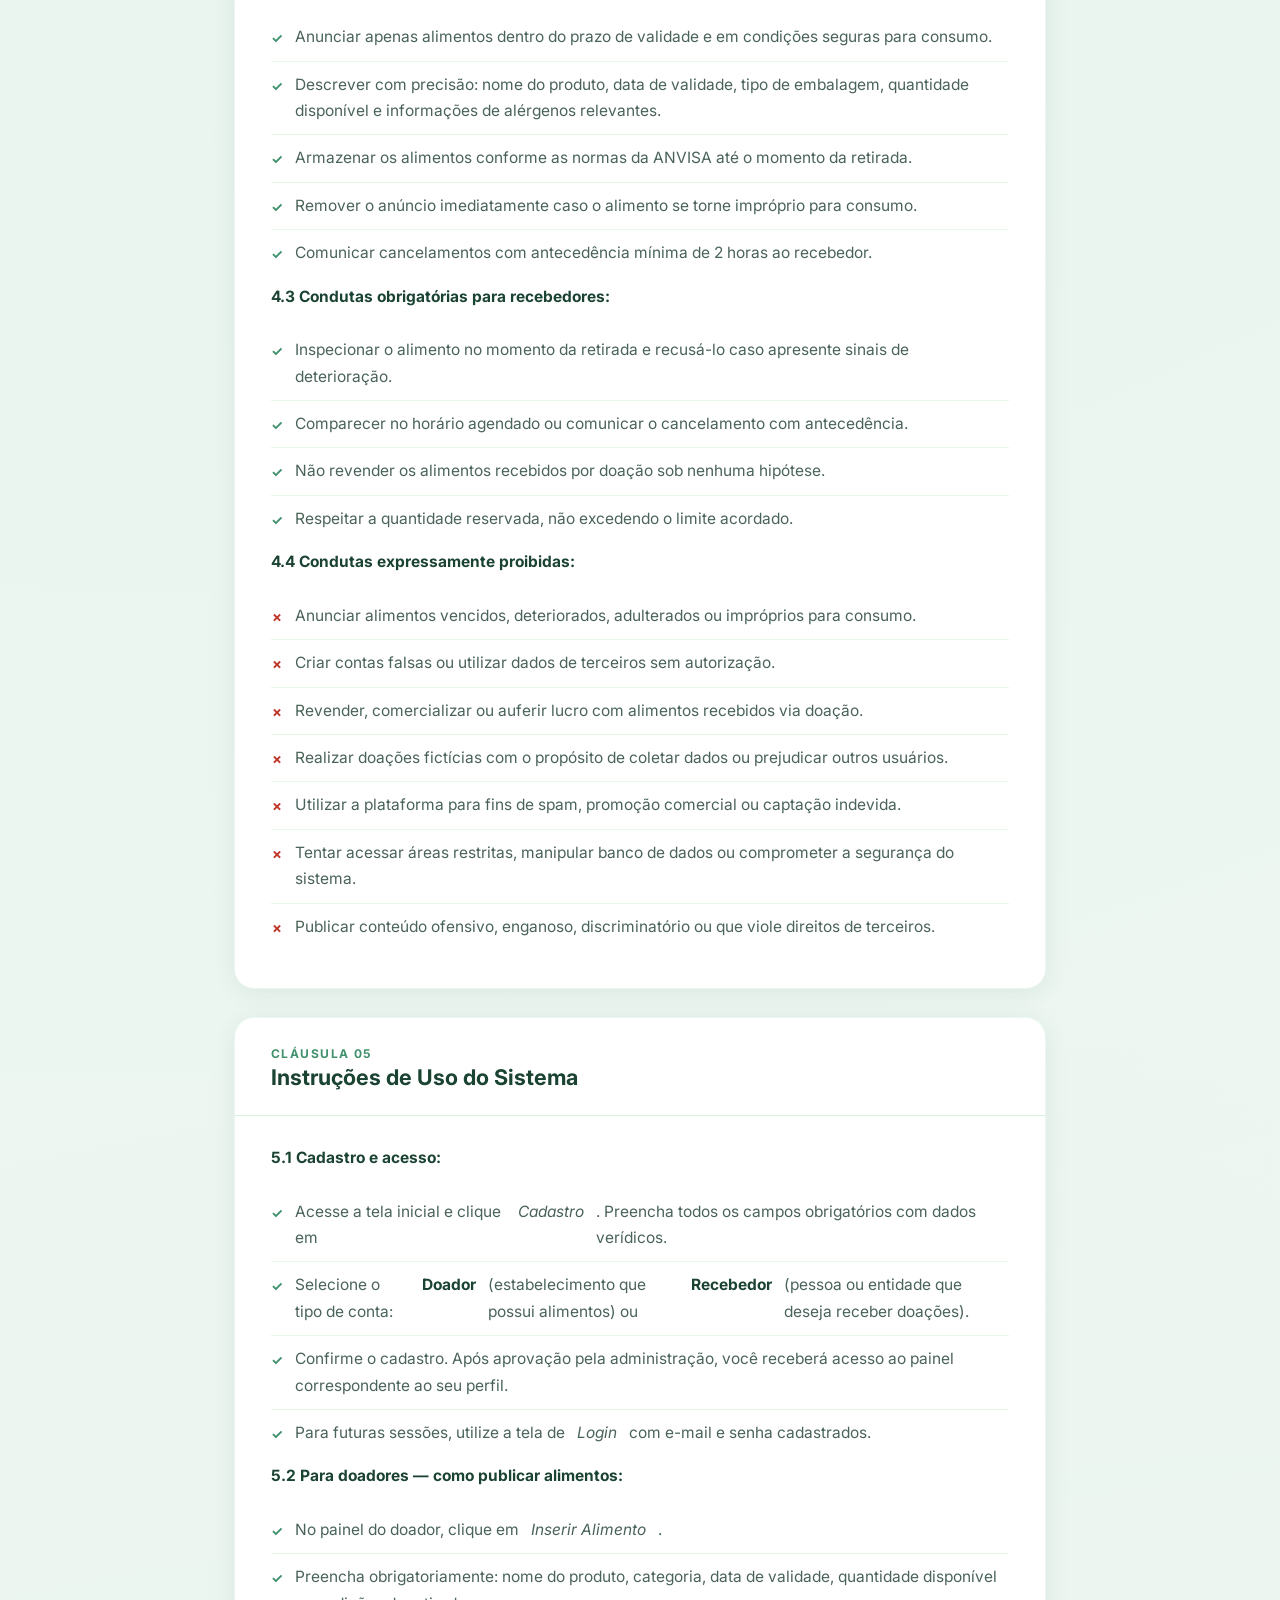
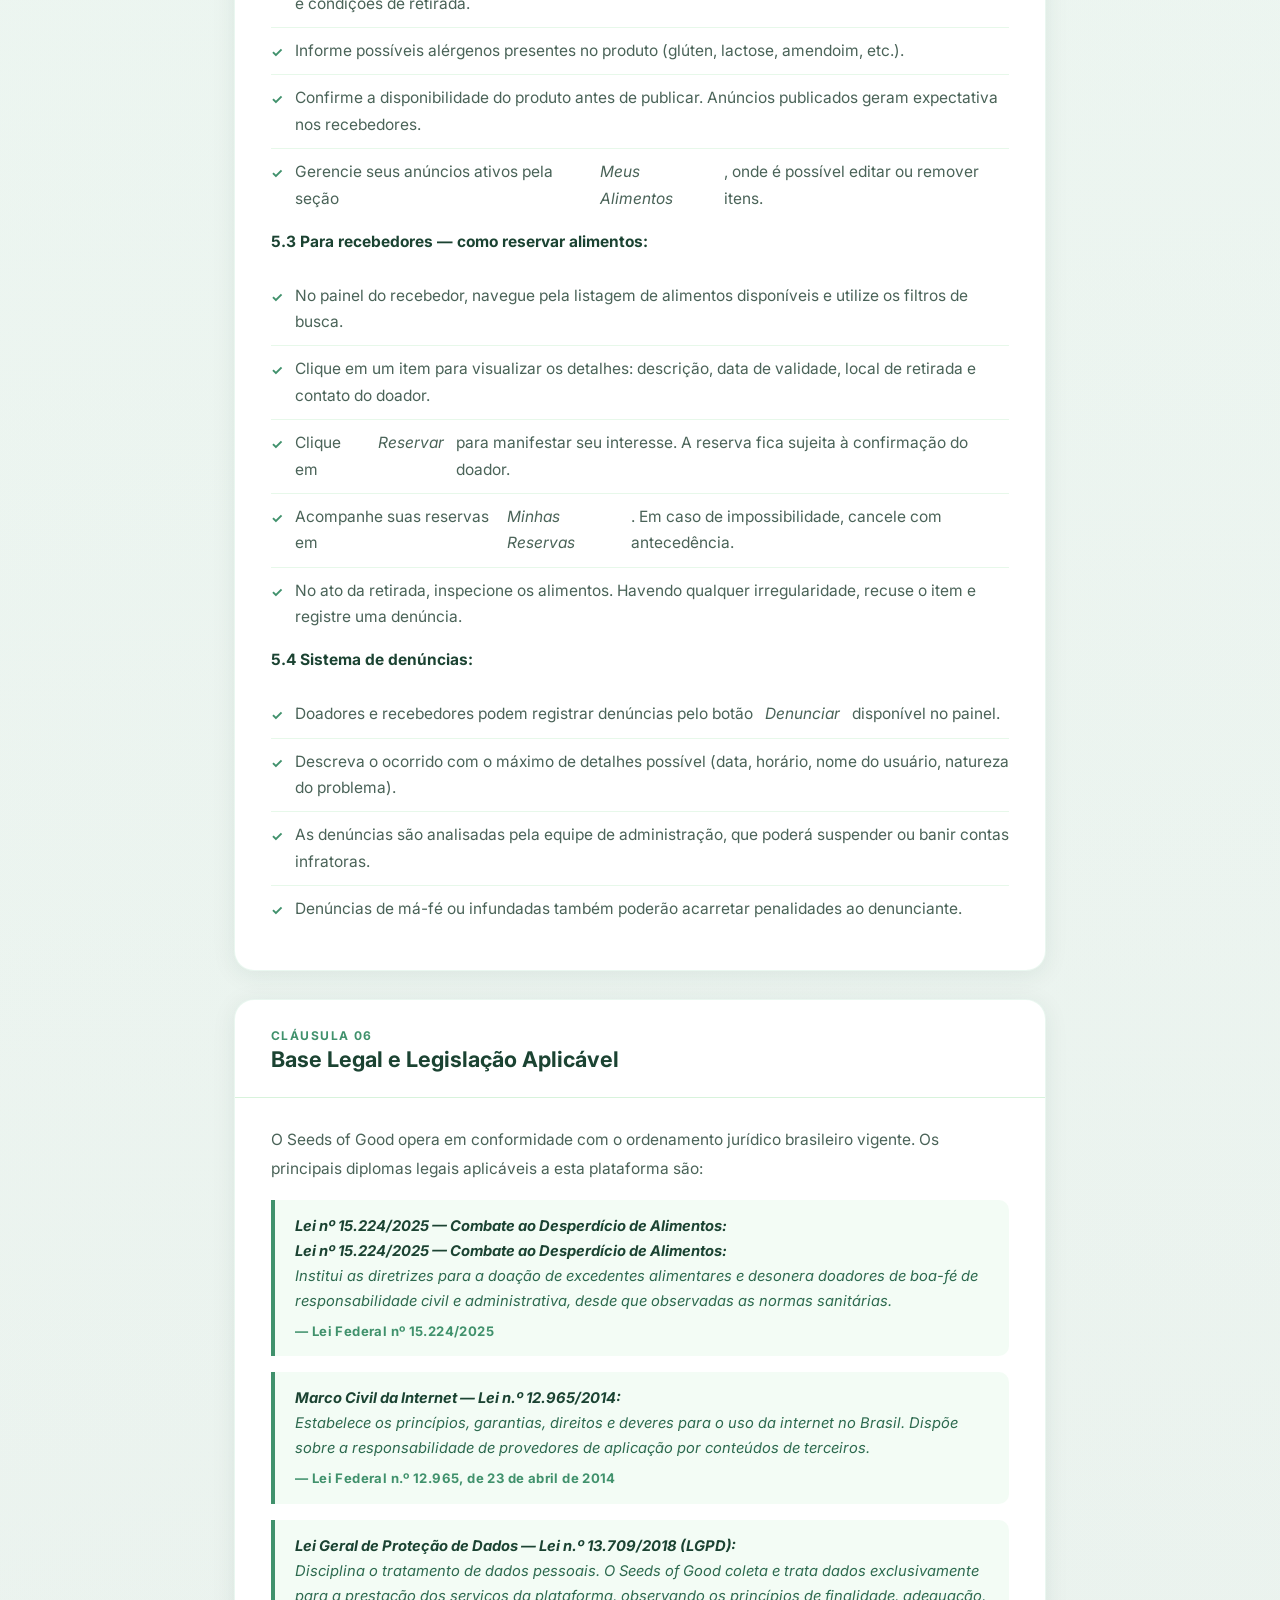
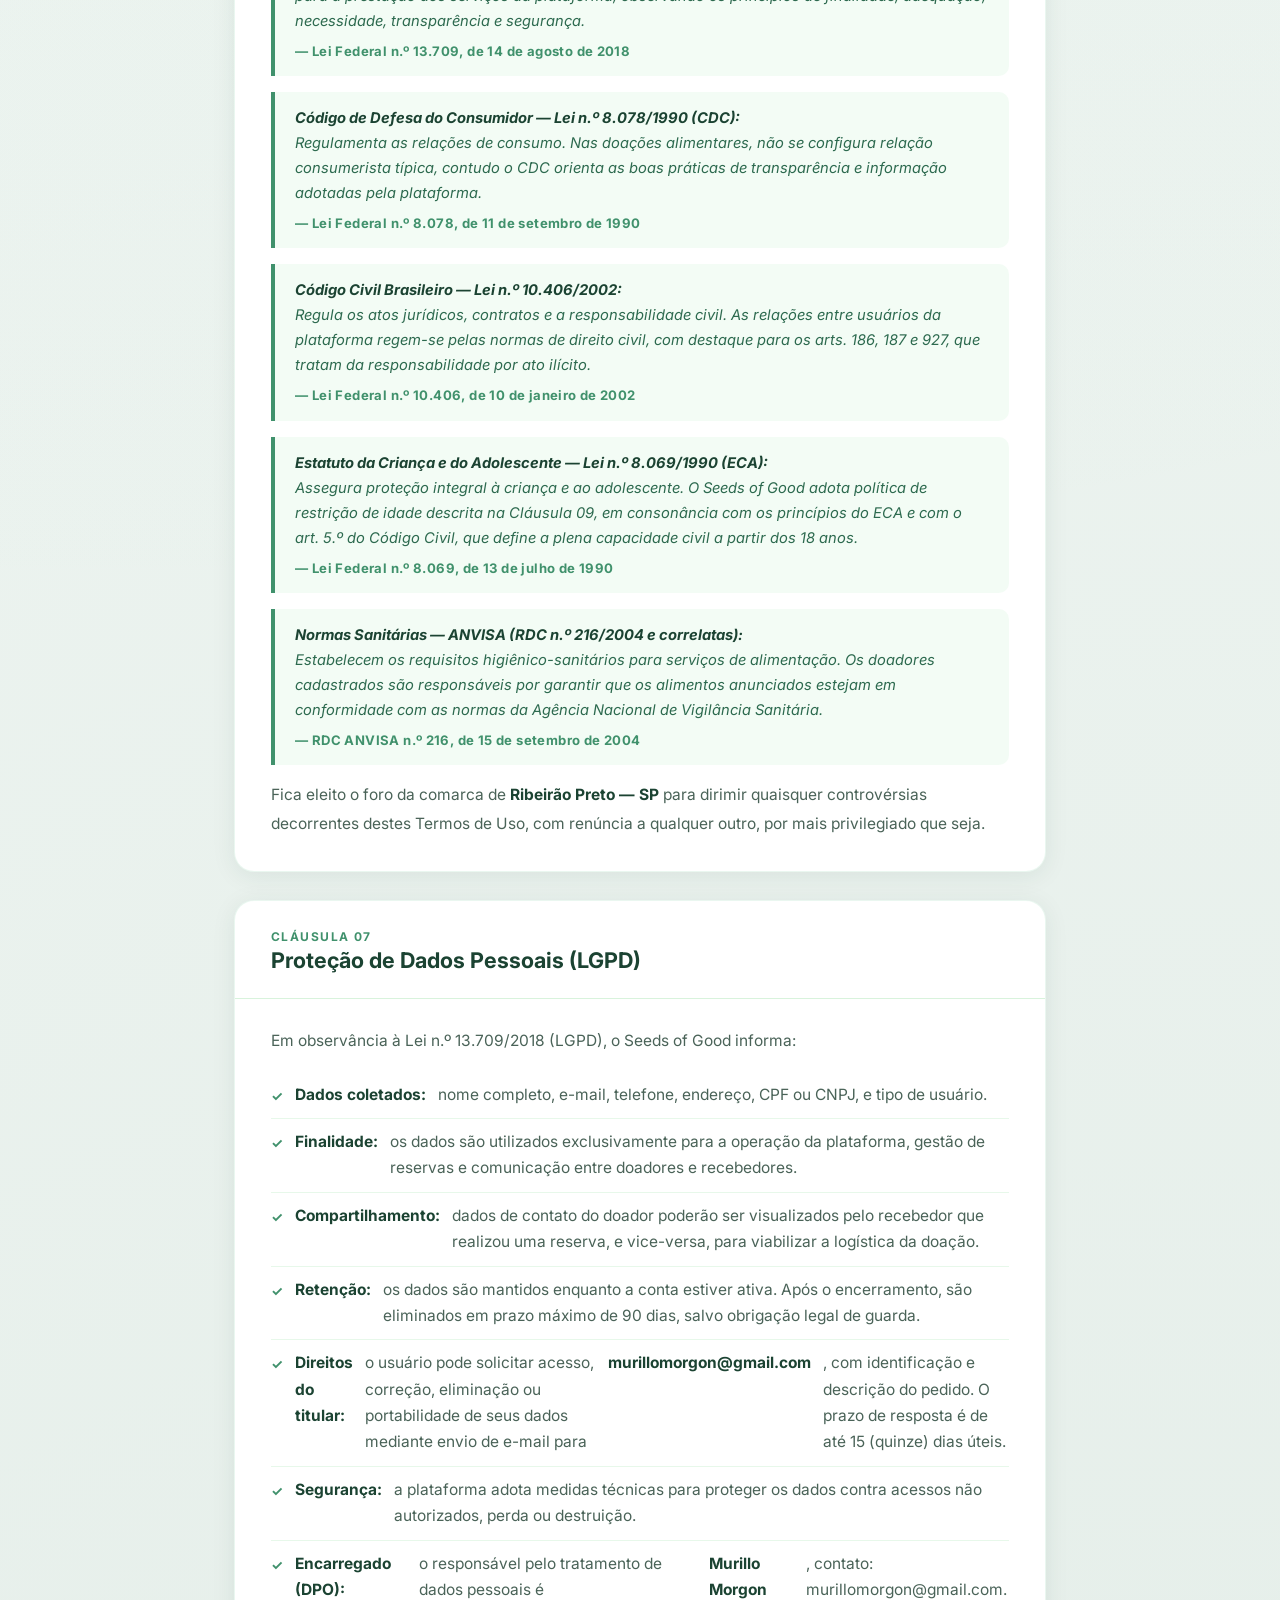
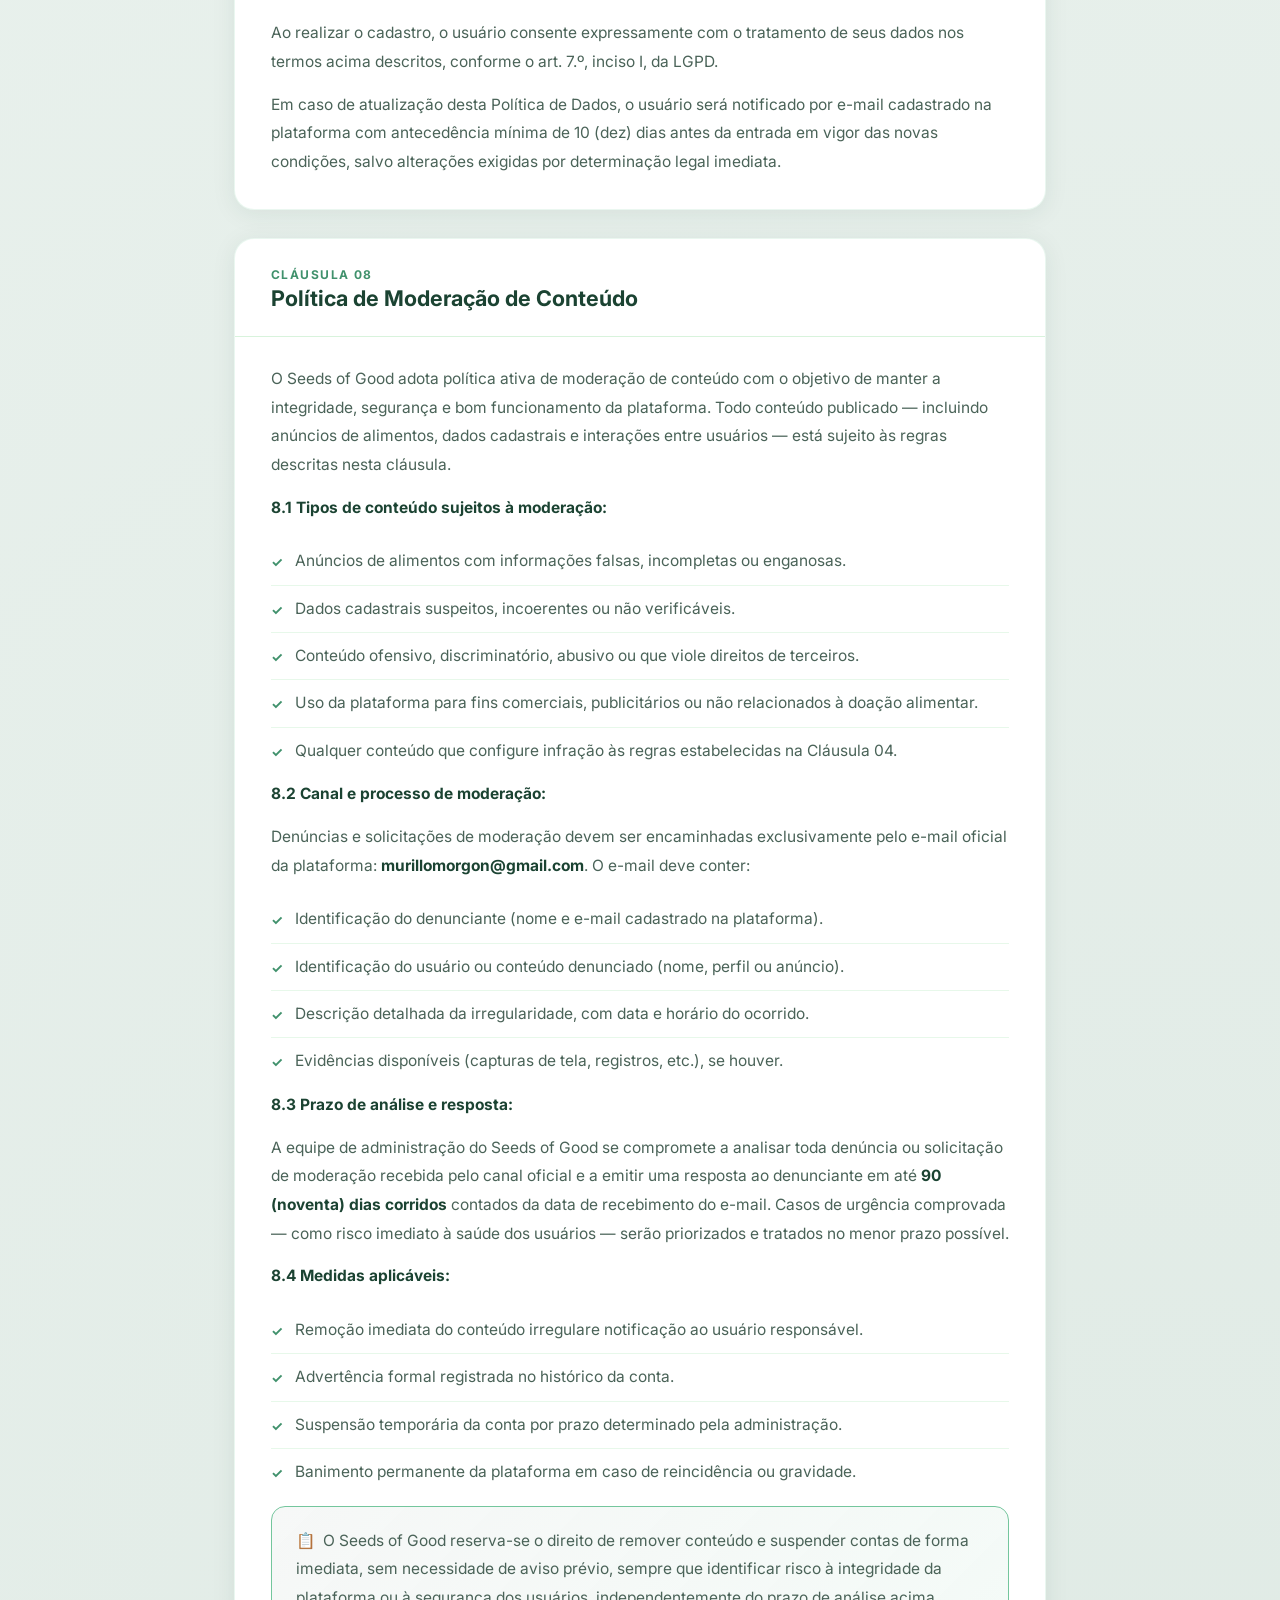
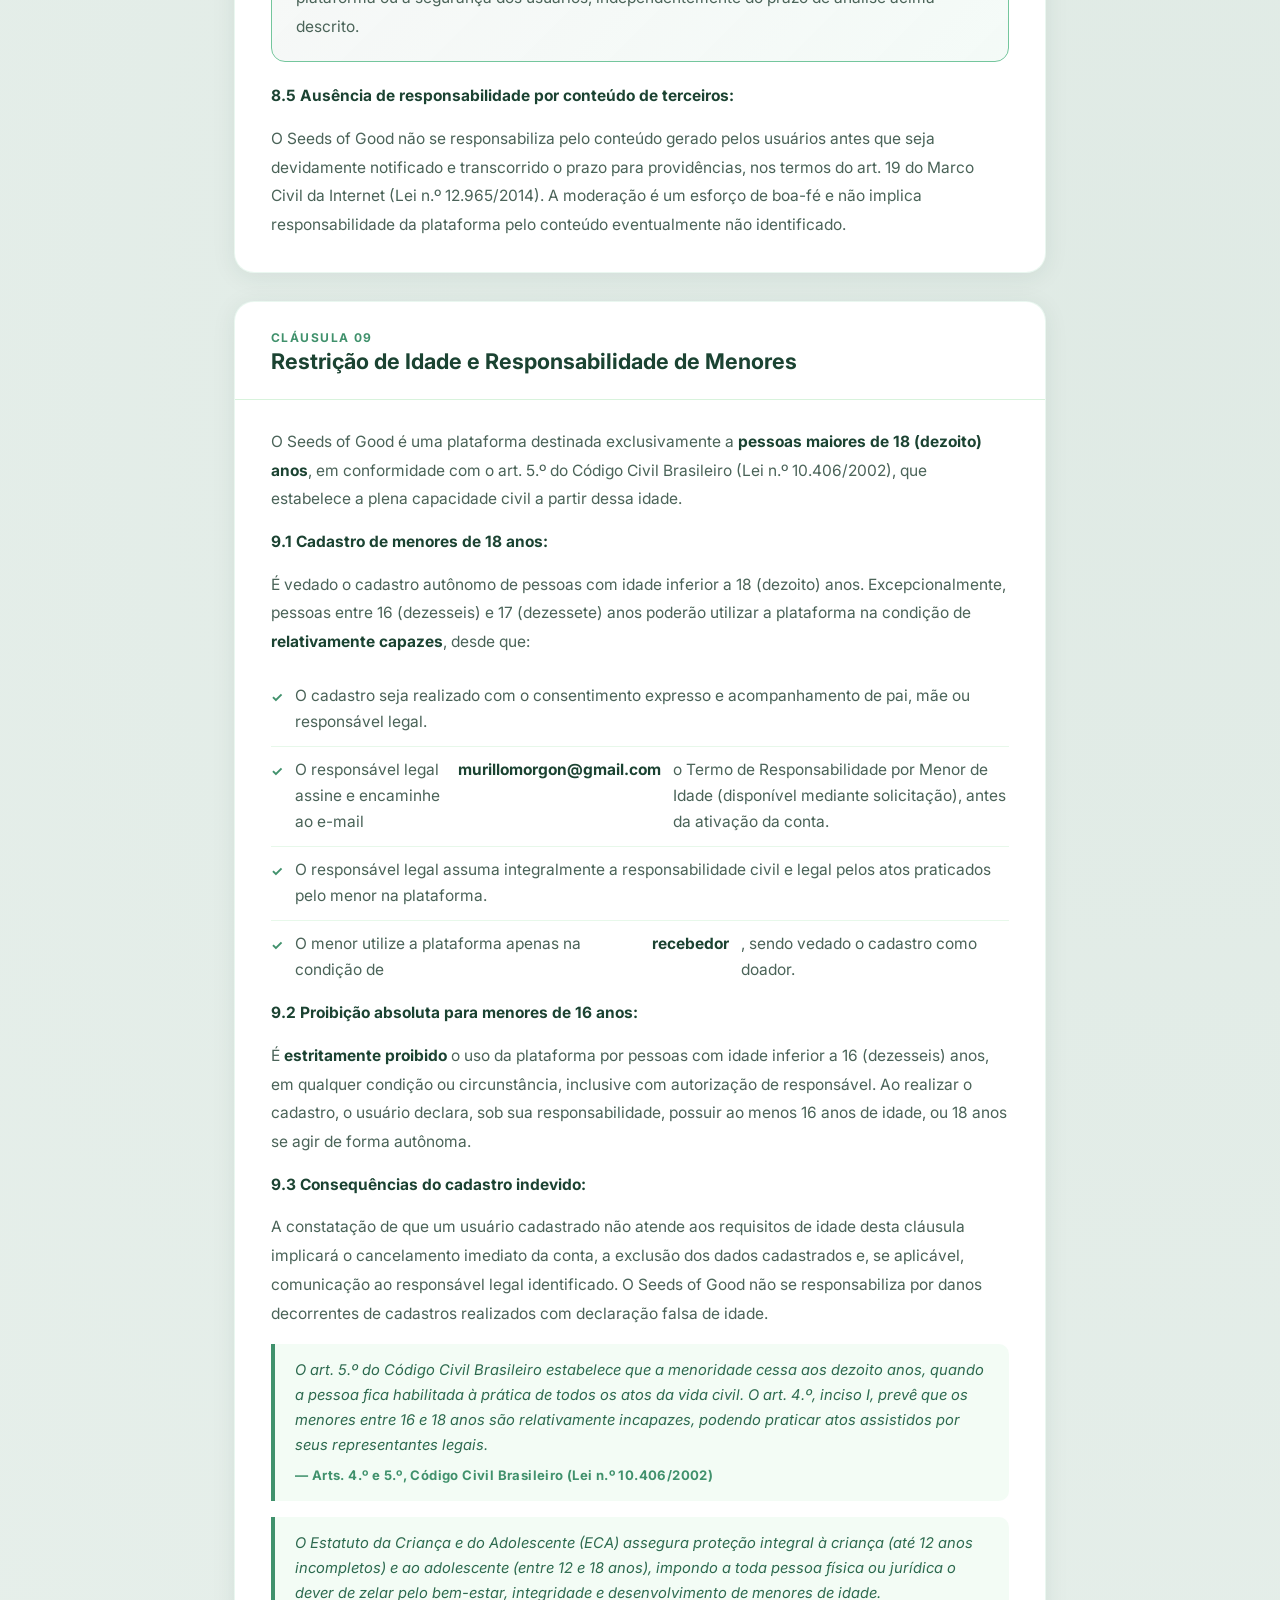
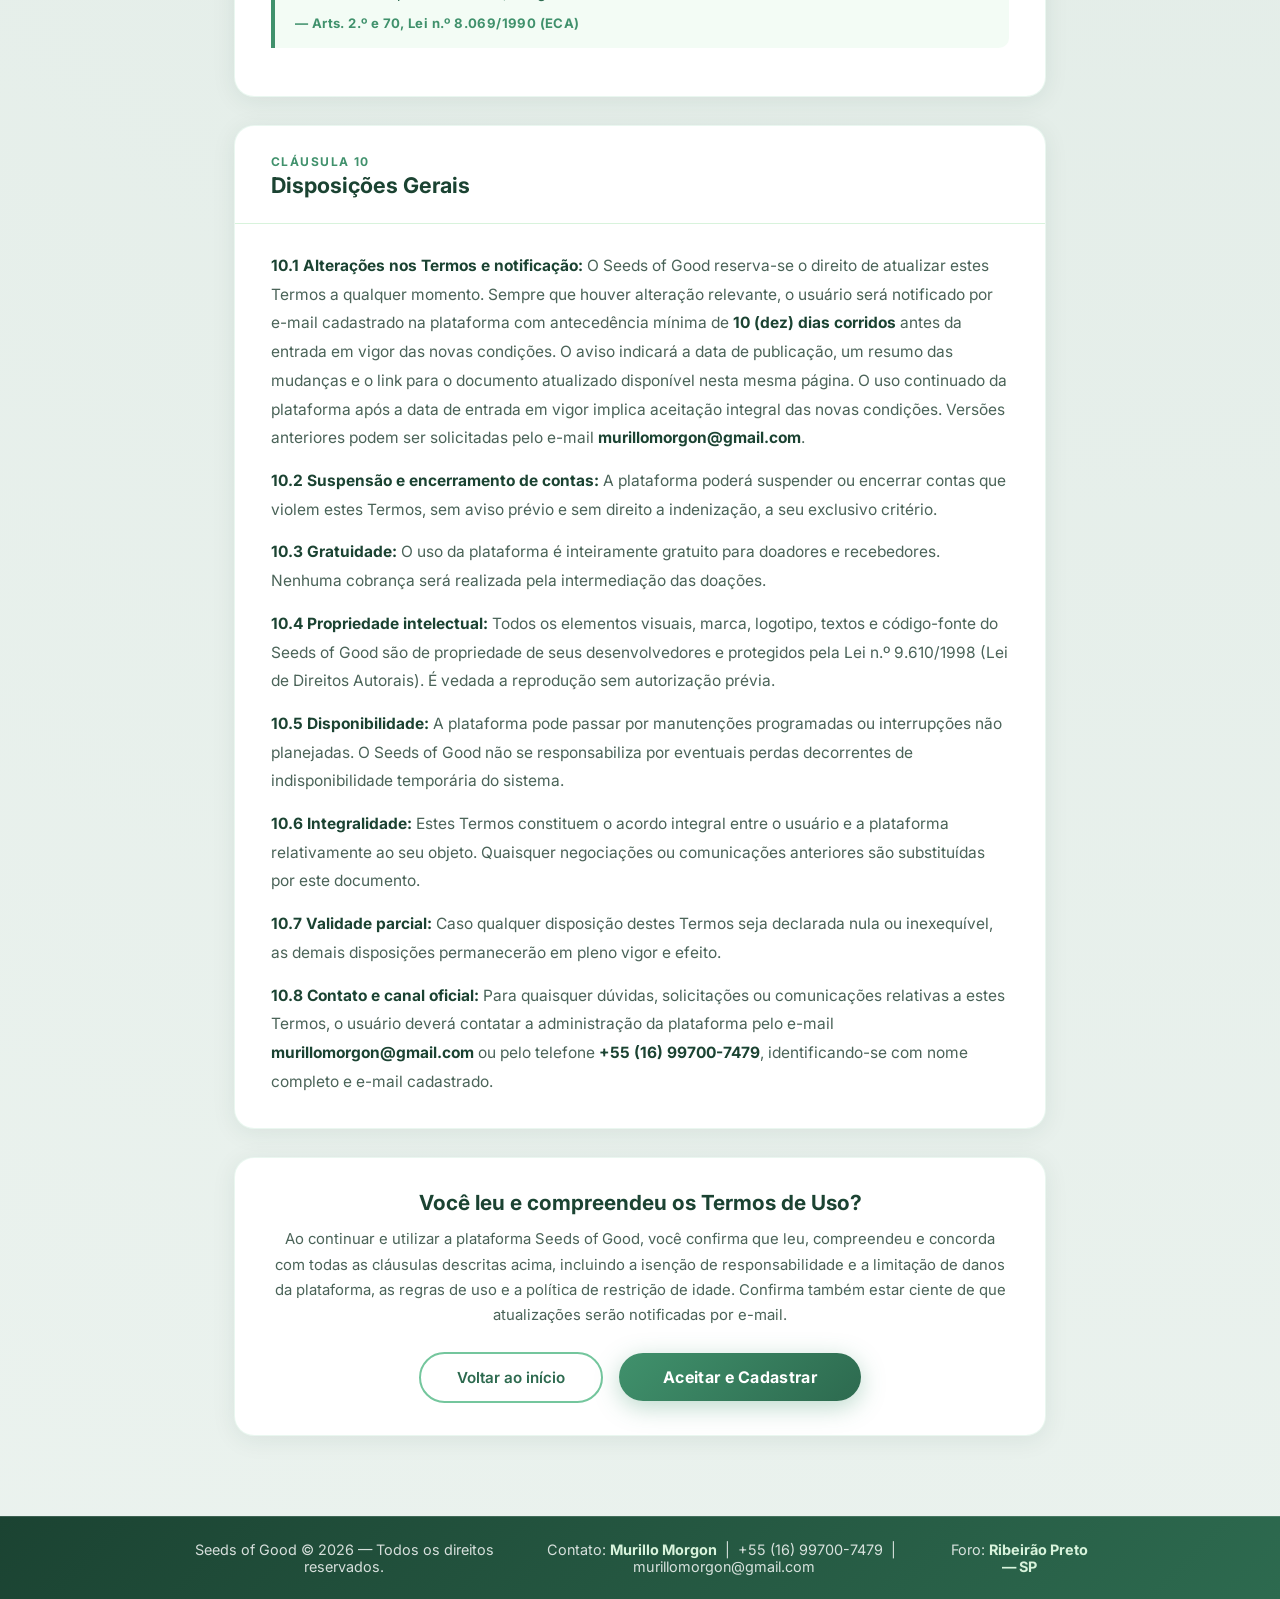
<file: front/termos.html>
<!DOCTYPE html>
<html lang="pt-br">

<head>
    <meta charset="UTF-8">
    <meta name="viewport" content="width=device-width, initial-scale=1.0">
    <title>Termos de Uso — Seeds of Good</title>
    <link rel="stylesheet" href="../assets/css/termos.css">
</head>

<body>

    <!-- ═══════════════════════════════════════════════
         HEADER
    ══════════════════════════════════════════════════ -->
    <header class="topo">
        <a class="logo" href="../index.html">
            <img src="../assets/img/LogoTCC_Transparente.png" alt="Logo Seeds of Good">
            Seeds of Good
        </a>
        <a class="btnVoltar" href="../index.html">← Voltar ao início</a>
    </header>

    <!-- ═══════════════════════════════════════════════
         HERO
    ══════════════════════════════════════════════════ -->
    <section class="hero-termos">
        <div class="badge-versao">Documento Legal · Versão 1.0</div>
        <h1>Termos de Uso e Política de Responsabilidades</h1>
        <p class="subtitulo">Última atualização: <strong id="data-publicacao">10 de junho de 2026</strong> &nbsp;·&nbsp; Seeds of Good</p>
    </section>

    <!-- ═══════════════════════════════════════════════
         AVISO DE ACEITAÇÃO
    ══════════════════════════════════════════════════ -->
    <div class="aviso-aceitacao">
        ⚠️ &nbsp;Ao utilizar o sistema Seeds of Good — seja realizando cadastro, navegando na plataforma, reservando
        ou doando alimentos — você declara ter lido, compreendido e concordado integralmente com os termos
        descritos neste documento. Caso não concorde com qualquer disposição, encerre o uso da plataforma imediatamente.
        O uso continuado da plataforma após qualquer atualização destes Termos implica aceitação das novas condições.
        <br><br>
        Este documento foi publicado e entrou em vigor em <strong>10 de junho de 2026</strong>. Versões anteriores
        podem ser solicitadas pelo e-mail <strong>murillomorgon@gmail.com</strong>.
    </div>

    <!-- ═══════════════════════════════════════════════
         CONTEÚDO
    ══════════════════════════════════════════════════ -->
    <main class="container-termos">

        <!-- ─── 1. SOBRE O SISTEMA ─── -->
        <article class="secao" id="sec1">
            <div class="secao-cabecalho">
                
                <div>
                    <span class="secao-numero">Cláusula 01</span>
                    <h2>Natureza e Finalidade da Plataforma</h2>
                </div>
            </div>
            <div class="secao-corpo">
                <p>
                    O <strong>Seeds of Good</strong> é uma plataforma digital intermediária, sem fins lucrativos,
                    desenvolvida com o objetivo de reduzir o desperdício alimentar ao conectar
                    <strong>estabelecimentos doadores</strong> — que possuem alimentos próximos à data de vencimento —
                    a <strong>recebedores</strong> interessados em adquirir esses produtos por meio de doação voluntária.
                </p>
                <p>
                    O sistema atua exclusivamente como um canal de comunicação e divulgação. Não é parte integrante,
                    mediador nem responsável pelo processo de entrega, armazenamento, transporte, conservação,
                    qualidade, higiene ou consumo dos alimentos anunciados na plataforma.
                </p>
                <div class="destaque-alerta">
                    <p>
                        📋 &nbsp;O Seeds of Good é um intermediário tecnológico. Toda e qualquer relação referente
                        ao alimento — incluindo sua qualidade, estado de conservação e adequação ao consumo —
                        é de responsabilidade exclusiva do doador e do recebedor envolvidos na transação.
                    </p>
                </div>
            </div>
        </article>

        <!-- ─── 2. RESPONSABILIDADES ─── -->
        <article class="secao" id="sec2">
            <div class="secao-cabecalho">
                
                <div>
                    <span class="secao-numero">Cláusula 02</span>
                    <h2>Responsabilidades das Partes</h2>
                </div>
            </div>
            <div class="secao-corpo">
                <p>
                    A tabela abaixo resume de forma objetiva a atribuição de responsabilidades entre a plataforma,
                    os doadores e os recebedores:
                </p>

                <table class="tabela-resp" aria-label="Tabela de responsabilidades">
                    <thead>
                        <tr>
                            <th>Situação</th>
                            <th>Seeds of Good</th>
                            <th>Doador</th>
                            <th>Recebedor</th>
                        </tr>
                    </thead>
                    <tbody>
                        <tr>
                            <td>Qualidade e estado dos alimentos</td>
                            <td><span class="chip-nao">Não</span></td>
                            <td><span class="chip-sim">Sim</span></td>
                            <td>—</td>
                        </tr>
                        <tr>
                            <td>Informações cadastradas no anúncio</td>
                            <td><span class="chip-nao">Não</span></td>
                            <td><span class="chip-sim">Sim</span></td>
                            <td>—</td>
                        </tr>
                        <tr>
                            <td>Armazenamento e conservação</td>
                            <td><span class="chip-nao">Não</span></td>
                            <td><span class="chip-sim">Sim</span></td>
                            <td>—</td>
                        </tr>
                        <tr>
                            <td>Consequências do consumo</td>
                            <td><span class="chip-nao">Não</span></td>
                            <td><span class="chip-sim">Sim</span></td>
                            <td><span class="chip-sim">Parcial</span></td>
                        </tr>
                        <tr>
                            <td>Veracidade dos dados pessoais</td>
                            <td><span class="chip-nao">Não</span></td>
                            <td><span class="chip-sim">Sim</span></td>
                            <td><span class="chip-sim">Sim</span></td>
                        </tr>
                        <tr>
                            <td>Logística de retirada/entrega</td>
                            <td><span class="chip-nao">Não</span></td>
                            <td><span class="chip-sim">Sim</span></td>
                            <td><span class="chip-sim">Sim</span></td>
                        </tr>
                        <tr>
                            <td>Disponibilidade da plataforma</td>
                            <td><span class="chip-sim">Sim</span></td>
                            <td>—</td>
                            <td>—</td>
                        </tr>
                        <tr>
                            <td>Segurança dos dados na plataforma</td>
                            <td><span class="chip-sim">Sim</span></td>
                            <td>—</td>
                            <td>—</td>
                        </tr>
                        <tr>
                            <td>Indenização por danos a usuários</td>
                            <td><span class="chip-nao">Não</span></td>
                            <td><span class="chip-sim">Sim</span></td>
                            <td><span class="chip-sim">Sim</span></td>
                        </tr>
                    </tbody>
                </table>

                <p>
                    O <strong>doador</strong> é integralmente responsável por garantir que os alimentos disponibilizados
                    estejam dentro do prazo de validade no momento do anúncio, armazenados em condições higiênicas
                    e sanitárias adequadas, e descritos com informações verdadeiras e completas.
                </p>
                <p>
                    O <strong>recebedor</strong> é responsável por avaliar o estado do alimento no momento da retirada,
                    por consumi-lo dentro das condições seguras e por comunicar qualquer irregularidade à plataforma
                    por meio do sistema de denúncias.
                </p>
            </div>
        </article>

        <!-- ─── 3. ISENÇÃO DE RESPONSABILIDADE E LIMITAÇÃO DE DANOS ─── -->
        <article class="secao" id="sec3">
            <div class="secao-cabecalho">
                
                <div>
                    <span class="secao-numero">Cláusula 03</span>
                    <h2>Isenção de Responsabilidade e Limitação de Danos</h2>
                </div>
            </div>
            <div class="secao-corpo">
                <p>
                    O Seeds of Good <strong>não possui qualquer responsabilidade civil ou legal</strong>
                    sobre os seguintes eventos, que são de inteira responsabilidade dos usuários envolvidos:
                </p>

                <ul class="lista-termos proibicoes" style="list-style:none;">
                    <li>Intoxicação alimentar, alergias, reações adversas ou danos à saúde decorrentes do consumo dos alimentos doados.</li>
                    <li>Alimentos com embalagem danificada, adulterada, contaminada ou em estado de deterioração.</li>
                    <li>Informações falsas, incompletas ou enganosas cadastradas por doadores ou recebedores.</li>
                    <li>Conflitos, desentendimentos ou disputas surgidos entre doadores e recebedores.</li>
                    <li>Prejuízos decorrentes de não comparecimento, cancelamento ou descumprimento de reservas.</li>
                    <li>Danos materiais ocorridos durante a retirada, transporte ou armazenamento por parte dos usuários.</li>
                    <li>Uso indevido dos dados de contato ou informações pessoais compartilhados entre usuários.</li>
                    <li>Falhas de acesso à internet, dispositivos ou sistemas externos à plataforma.</li>
                </ul>

                <div class="destaque-importante">
                    <p>
                        ⚠️ &nbsp;<strong>Atenção:</strong> O Seeds of Good não realiza inspeção, análise laboratorial,
                        fiscalização sanitária ou qualquer tipo de verificação física dos alimentos cadastrados.
                        A plataforma não garante a qualidade, segurança ou adequação dos alimentos para consumo.
                        A decisão de aceitar e consumir qualquer item é de responsabilidade exclusiva do recebedor.
                    </p>
                </div>

                <p><strong>3.1 Limitação absoluta de indenização:</strong></p>
                <p>
                    Na máxima extensão permitida pela legislação brasileira aplicável, a responsabilidade total e
                    cumulativa do Seeds of Good perante qualquer usuário, por quaisquer danos — diretos, indiretos,
                    incidentais, consequentes, punitivos ou de qualquer outra natureza — decorrentes do uso ou da
                    impossibilidade de uso da plataforma, de seus serviços ou dos alimentos intermediados, fica
                    <strong>expressamente limitada ao valor de R$&nbsp;0,00 (zero reais)</strong>.
                </p>
                <p>
                    Tal limitação se justifica pelo caráter estritamente gratuito, voluntário e intermediário da
                    plataforma, que não aufere qualquer receita, não manipula alimentos e não é parte das relações
                    estabelecidas entre doadores e recebedores. O usuário que acessa o Seeds of Good o faz por livre
                    e espontânea vontade, ciente desta limitação, com a qual concorda expressamente ao utilizar o sistema.
                </p>
                <p>
                    Caso qualquer autoridade judicial entenda inaplicável a limitação acima a uma situação específica,
                    o valor máximo de indenização ficará restrito ao menor valor legalmente exigível, sendo que nenhum
                    montante pago pelo usuário à plataforma poderá servir de base de cálculo, eis que os serviços
                    são inteiramente gratuitos.
                </p>

                <div class="artigo-legal">
                    O Código Civil Brasileiro, em seu art. 927, estabelece que a obrigação de reparar dano surge
                    quando há ação ou omissão voluntária, negligência ou imprudência causadora de dano a outrem.
                    Na condição de intermediária tecnológica, a plataforma Seeds of Good não pratica atos
                    sobre os alimentos e, portanto, não incorre em responsabilidade civil sobre seus efeitos.
                    <cite>— Art. 927, Código Civil Brasileiro (Lei n.º 10.406/2002)</cite>
                </div>

                <div class="artigo-legal">
                    O Marco Civil da Internet (Lei n.º 12.965/2014), art. 19, prevê que os provedores de aplicações
                    de internet somente poderão ser responsabilizados civilmente por danos decorrentes de
                    conteúdo gerado por terceiros se, após ordem judicial específica, não tomarem as providências
                    cabíveis. O Seeds of Good atua como provedor de aplicação e cumpre esse dispositivo.
                    <cite>— Art. 19, Marco Civil da Internet (Lei n.º 12.965/2014)</cite>
                </div>

                <div class="artigo-legal">
                    A Lei nº 15.224/2025, que dispõe sobre o combate ao desperdício de alimentos e a doação
                    A Lei nº 15.224/2025, que dispõe sobre o combate ao desperdício de alimentos e a doação
                    de excedentes alimentares, desonera de responsabilidade civil e administrativa os doadores
                    de boa-fé que observem as normas sanitárias vigentes. A plataforma se vale desse mesmo
                    princípio ao não responsabilizar intermediários tecnológicos pelas características dos alimentos.
                    <cite>— Art. 4.º, Lei nº 15.224/2025 (Lei do Desperdício de Alimentos)</cite>
                    <cite>— Art. 4.º, Lei nº 15.224/2025 (Lei do Desperdício de Alimentos)</cite>
                </div>
            </div>
        </article>

        <!-- ─── 4. REGRAS DE USO ─── -->
        <article class="secao" id="sec4">
            <div class="secao-cabecalho">
                
                <div>
                    <span class="secao-numero">Cláusula 04</span>
                    <h2>Regras de Uso da Plataforma</h2>
                </div>
            </div>
            <div class="secao-corpo">
                <p>
                    Para manter a integridade e segurança do ecossistema Seeds of Good, todos os usuários
                    estão sujeitos às regras abaixo. O descumprimento pode acarretar suspensão ou banimento da conta.
                </p>

                <p><strong>4.1 Condutas obrigatórias para todos os usuários:</strong></p>
                <ul class="lista-termos">
                    <li>Fornecer dados cadastrais verdadeiros, completos e atualizados (nome, CPF/CNPJ, endereço, contato).</li>
                    <li>Utilizar a plataforma exclusivamente para fins de doação alimentar, sem fins comerciais ou lucrativos.</li>
                    <li>Respeitar os demais usuários, abstendo-se de qualquer conduta discriminatória, abusiva ou vexatória.</li>
                    <li>Comunicar irregularidades à plataforma por meio do sistema de denúncias disponível.</li>
                    <li>Cumprir os acordos de reserva realizados dentro da plataforma.</li>
                    <li>Manter as credenciais de acesso em sigilo e não compartilhá-las com terceiros.</li>
                </ul>

                <p><strong>4.2 Condutas obrigatórias para doadores:</strong></p>
                <ul class="lista-termos">
                    <li>Anunciar apenas alimentos dentro do prazo de validade e em condições seguras para consumo.</li>
                    <li>Descrever com precisão: nome do produto, data de validade, tipo de embalagem, quantidade disponível e informações de alérgenos relevantes.</li>
                    <li>Armazenar os alimentos conforme as normas da ANVISA até o momento da retirada.</li>
                    <li>Remover o anúncio imediatamente caso o alimento se torne impróprio para consumo.</li>
                    <li>Comunicar cancelamentos com antecedência mínima de 2 horas ao recebedor.</li>
                </ul>

                <p><strong>4.3 Condutas obrigatórias para recebedores:</strong></p>
                <ul class="lista-termos">
                    <li>Inspecionar o alimento no momento da retirada e recusá-lo caso apresente sinais de deterioração.</li>
                    <li>Comparecer no horário agendado ou comunicar o cancelamento com antecedência.</li>
                    <li>Não revender os alimentos recebidos por doação sob nenhuma hipótese.</li>
                    <li>Respeitar a quantidade reservada, não excedendo o limite acordado.</li>
                </ul>

                <p><strong>4.4 Condutas expressamente proibidas:</strong></p>
                <ul class="lista-termos proibicoes">
                    <li>Anunciar alimentos vencidos, deteriorados, adulterados ou impróprios para consumo.</li>
                    <li>Criar contas falsas ou utilizar dados de terceiros sem autorização.</li>
                    <li>Revender, comercializar ou auferir lucro com alimentos recebidos via doação.</li>
                    <li>Realizar doações fictícias com o propósito de coletar dados ou prejudicar outros usuários.</li>
                    <li>Utilizar a plataforma para fins de spam, promoção comercial ou captação indevida.</li>
                    <li>Tentar acessar áreas restritas, manipular banco de dados ou comprometer a segurança do sistema.</li>
                    <li>Publicar conteúdo ofensivo, enganoso, discriminatório ou que viole direitos de terceiros.</li>
                </ul>
            </div>
        </article>

        <!-- ─── 5. INSTRUÇÕES DE USO ─── -->
        <article class="secao" id="sec5">
            <div class="secao-cabecalho">
                
                <div>
                    <span class="secao-numero">Cláusula 05</span>
                    <h2>Instruções de Uso do Sistema</h2>
                </div>
            </div>
            <div class="secao-corpo">
                <p><strong>5.1 Cadastro e acesso:</strong></p>
                <ul class="lista-termos">
                    <li>Acesse a tela inicial e clique em <em>Cadastro</em>. Preencha todos os campos obrigatórios com dados verídicos.</li>
                    <li>Selecione o tipo de conta: <strong>Doador</strong> (estabelecimento que possui alimentos) ou <strong>Recebedor</strong> (pessoa ou entidade que deseja receber doações).</li>
                    <li>Confirme o cadastro. Após aprovação pela administração, você receberá acesso ao painel correspondente ao seu perfil.</li>
                    <li>Para futuras sessões, utilize a tela de <em>Login</em> com e-mail e senha cadastrados.</li>
                </ul>

                <p><strong>5.2 Para doadores — como publicar alimentos:</strong></p>
                <ul class="lista-termos">
                    <li>No painel do doador, clique em <em>Inserir Alimento</em>.</li>
                    <li>Preencha obrigatoriamente: nome do produto, categoria, data de validade, quantidade disponível e condições de retirada.</li>
                    <li>Informe possíveis alérgenos presentes no produto (glúten, lactose, amendoim, etc.).</li>
                    <li>Confirme a disponibilidade do produto antes de publicar. Anúncios publicados geram expectativa nos recebedores.</li>
                    <li>Gerencie seus anúncios ativos pela seção <em>Meus Alimentos</em>, onde é possível editar ou remover itens.</li>
                </ul>

                <p><strong>5.3 Para recebedores — como reservar alimentos:</strong></p>
                <ul class="lista-termos">
                    <li>No painel do recebedor, navegue pela listagem de alimentos disponíveis e utilize os filtros de busca.</li>
                    <li>Clique em um item para visualizar os detalhes: descrição, data de validade, local de retirada e contato do doador.</li>
                    <li>Clique em <em>Reservar</em> para manifestar seu interesse. A reserva fica sujeita à confirmação do doador.</li>
                    <li>Acompanhe suas reservas em <em>Minhas Reservas</em>. Em caso de impossibilidade, cancele com antecedência.</li>
                    <li>No ato da retirada, inspecione os alimentos. Havendo qualquer irregularidade, recuse o item e registre uma denúncia.</li>
                </ul>

                <p><strong>5.4 Sistema de denúncias:</strong></p>
                <ul class="lista-termos">
                    <li>Doadores e recebedores podem registrar denúncias pelo botão <em>Denunciar</em> disponível no painel.</li>
                    <li>Descreva o ocorrido com o máximo de detalhes possível (data, horário, nome do usuário, natureza do problema).</li>
                    <li>As denúncias são analisadas pela equipe de administração, que poderá suspender ou banir contas infratoras.</li>
                    <li>Denúncias de má-fé ou infundadas também poderão acarretar penalidades ao denunciante.</li>
                </ul>
            </div>
        </article>

        <!-- ─── 6. LEGISLAÇÃO APLICÁVEL ─── -->
        <article class="secao" id="sec6">
            <div class="secao-cabecalho">
               
                <div>
                    <span class="secao-numero">Cláusula 06</span>
                    <h2>Base Legal e Legislação Aplicável</h2>
                </div>
            </div>
            <div class="secao-corpo">
                <p>
                    O Seeds of Good opera em conformidade com o ordenamento jurídico brasileiro vigente.
                    Os principais diplomas legais aplicáveis a esta plataforma são:
                </p>

                <div class="artigo-legal">
                    <strong>Lei nº 15.224/2025 — Combate ao Desperdício de Alimentos:</strong><br>
                    <strong>Lei nº 15.224/2025 — Combate ao Desperdício de Alimentos:</strong><br>
                    Institui as diretrizes para a doação de excedentes alimentares e desonera doadores de boa-fé
                    de responsabilidade civil e administrativa, desde que observadas as normas sanitárias.
                    <cite>— Lei Federal nº 15.224/2025</cite>
                </div>

                <div class="artigo-legal">
                    <strong>Marco Civil da Internet — Lei n.º 12.965/2014:</strong><br>
                    Estabelece os princípios, garantias, direitos e deveres para o uso da internet no Brasil.
                    Dispõe sobre a responsabilidade de provedores de aplicação por conteúdos de terceiros.
                    <cite>— Lei Federal n.º 12.965, de 23 de abril de 2014</cite>
                </div>

                <div class="artigo-legal">
                    <strong>Lei Geral de Proteção de Dados — Lei n.º 13.709/2018 (LGPD):</strong><br>
                    Disciplina o tratamento de dados pessoais. O Seeds of Good coleta e trata dados exclusivamente
                    para a prestação dos serviços da plataforma, observando os princípios de finalidade, adequação,
                    necessidade, transparência e segurança.
                    <cite>— Lei Federal n.º 13.709, de 14 de agosto de 2018</cite>
                </div>

                <div class="artigo-legal">
                    <strong>Código de Defesa do Consumidor — Lei n.º 8.078/1990 (CDC):</strong><br>
                    Regulamenta as relações de consumo. Nas doações alimentares, não se configura relação
                    consumerista típica, contudo o CDC orienta as boas práticas de transparência e informação
                    adotadas pela plataforma.
                    <cite>— Lei Federal n.º 8.078, de 11 de setembro de 1990</cite>
                </div>

                <div class="artigo-legal">
                    <strong>Código Civil Brasileiro — Lei n.º 10.406/2002:</strong><br>
                    Regula os atos jurídicos, contratos e a responsabilidade civil. As relações entre usuários
                    da plataforma regem-se pelas normas de direito civil, com destaque para os arts. 186, 187 e 927,
                    que tratam da responsabilidade por ato ilícito.
                    <cite>— Lei Federal n.º 10.406, de 10 de janeiro de 2002</cite>
                </div>

                <div class="artigo-legal">
                    <strong>Estatuto da Criança e do Adolescente — Lei n.º 8.069/1990 (ECA):</strong><br>
                    Assegura proteção integral à criança e ao adolescente. O Seeds of Good adota política
                    de restrição de idade descrita na Cláusula 09, em consonância com os princípios do ECA
                    e com o art. 5.º do Código Civil, que define a plena capacidade civil a partir dos 18 anos.
                    <cite>— Lei Federal n.º 8.069, de 13 de julho de 1990</cite>
                </div>

                <div class="artigo-legal">
                    <strong>Normas Sanitárias — ANVISA (RDC n.º 216/2004 e correlatas):</strong><br>
                    Estabelecem os requisitos higiênico-sanitários para serviços de alimentação.
                    Os doadores cadastrados são responsáveis por garantir que os alimentos anunciados
                    estejam em conformidade com as normas da Agência Nacional de Vigilância Sanitária.
                    <cite>— RDC ANVISA n.º 216, de 15 de setembro de 2004</cite>
                </div>

                <p>
                    Fica eleito o foro da comarca de <strong>Ribeirão Preto — SP</strong> para dirimir quaisquer
                    controvérsias decorrentes destes Termos de Uso, com renúncia a qualquer outro, por mais privilegiado que seja.
                </p>
            </div>
        </article>

        <!-- ─── 7. DADOS PESSOAIS ─── -->
        <article class="secao" id="sec7">
            <div class="secao-cabecalho">
                
                <div>
                    <span class="secao-numero">Cláusula 07</span>
                    <h2>Proteção de Dados Pessoais (LGPD)</h2>
                </div>
            </div>
            <div class="secao-corpo">
                <p>
                    Em observância à Lei n.º 13.709/2018 (LGPD), o Seeds of Good informa:
                </p>
                <ul class="lista-termos">
                    <li><strong>Dados coletados:</strong> nome completo, e-mail, telefone, endereço, CPF ou CNPJ, e tipo de usuário.</li>
                    <li><strong>Finalidade:</strong> os dados são utilizados exclusivamente para a operação da plataforma, gestão de reservas e comunicação entre doadores e recebedores.</li>
                    <li><strong>Compartilhamento:</strong> dados de contato do doador poderão ser visualizados pelo recebedor que realizou uma reserva, e vice-versa, para viabilizar a logística da doação.</li>
                    <li><strong>Retenção:</strong> os dados são mantidos enquanto a conta estiver ativa. Após o encerramento, são eliminados em prazo máximo de 90 dias, salvo obrigação legal de guarda.</li>
                    <li><strong>Direitos do titular:</strong> o usuário pode solicitar acesso, correção, eliminação ou portabilidade de seus dados mediante envio de e-mail para <strong>murillomorgon@gmail.com</strong>, com identificação e descrição do pedido. O prazo de resposta é de até 15 (quinze) dias úteis.</li>
                    <li><strong>Segurança:</strong> a plataforma adota medidas técnicas para proteger os dados contra acessos não autorizados, perda ou destruição.</li>
                    <li><strong>Encarregado (DPO):</strong> o responsável pelo tratamento de dados pessoais é <strong>Murillo Morgon</strong>, contato: murillomorgon@gmail.com.</li>
                </ul>
                <p>
                    Ao realizar o cadastro, o usuário consente expressamente com o tratamento de seus dados
                    nos termos acima descritos, conforme o art. 7.º, inciso I, da LGPD.
                </p>
                <p>
                    Em caso de atualização desta Política de Dados, o usuário será notificado por e-mail
                    cadastrado na plataforma com antecedência mínima de 10 (dez) dias antes da entrada em vigor
                    das novas condições, salvo alterações exigidas por determinação legal imediata.
                </p>
            </div>
        </article>

        <!-- ─── 8. MODERAÇÃO DE CONTEÚDO ─── -->
        <article class="secao" id="sec8">
            <div class="secao-cabecalho">
                
                <div>
                    <span class="secao-numero">Cláusula 08</span>
                    <h2>Política de Moderação de Conteúdo</h2>
                </div>
            </div>
            <div class="secao-corpo">
                <p>
                    O Seeds of Good adota política ativa de moderação de conteúdo com o objetivo de manter
                    a integridade, segurança e bom funcionamento da plataforma. Todo conteúdo publicado —
                    incluindo anúncios de alimentos, dados cadastrais e interações entre usuários — está sujeito
                    às regras descritas nesta cláusula.
                </p>

                <p><strong>8.1 Tipos de conteúdo sujeitos à moderação:</strong></p>
                <ul class="lista-termos">
                    <li>Anúncios de alimentos com informações falsas, incompletas ou enganosas.</li>
                    <li>Dados cadastrais suspeitos, incoerentes ou não verificáveis.</li>
                    <li>Conteúdo ofensivo, discriminatório, abusivo ou que viole direitos de terceiros.</li>
                    <li>Uso da plataforma para fins comerciais, publicitários ou não relacionados à doação alimentar.</li>
                    <li>Qualquer conteúdo que configure infração às regras estabelecidas na Cláusula 04.</li>
                </ul>

                <p><strong>8.2 Canal e processo de moderação:</strong></p>
                <p>
                    Denúncias e solicitações de moderação devem ser encaminhadas exclusivamente pelo e-mail
                    oficial da plataforma: <strong>murillomorgon@gmail.com</strong>. O e-mail deve conter:
                </p>
                <ul class="lista-termos">
                    <li>Identificação do denunciante (nome e e-mail cadastrado na plataforma).</li>
                    <li>Identificação do usuário ou conteúdo denunciado (nome, perfil ou anúncio).</li>
                    <li>Descrição detalhada da irregularidade, com data e horário do ocorrido.</li>
                    <li>Evidências disponíveis (capturas de tela, registros, etc.), se houver.</li>
                </ul>

                <p><strong>8.3 Prazo de análise e resposta:</strong></p>
                <p>
                    A equipe de administração do Seeds of Good se compromete a analisar toda denúncia ou
                    solicitação de moderação recebida pelo canal oficial e a emitir uma resposta ao denunciante
                    em até <strong>90 (noventa) dias corridos</strong> contados da data de recebimento do e-mail.
                    Casos de urgência comprovada — como risco imediato à saúde dos usuários — serão priorizados
                    e tratados no menor prazo possível.
                </p>

                <p><strong>8.4 Medidas aplicáveis:</strong></p>
                <ul class="lista-termos">
                    <li>Remoção imediata do conteúdo irregulare notificação ao usuário responsável.</li>
                    <li>Advertência formal registrada no histórico da conta.</li>
                    <li>Suspensão temporária da conta por prazo determinado pela administração.</li>
                    <li>Banimento permanente da plataforma em caso de reincidência ou gravidade.</li>
                </ul>

                <div class="destaque-alerta">
                    <p>
                        📋 &nbsp;O Seeds of Good reserva-se o direito de remover conteúdo e suspender contas de
                        forma imediata, sem necessidade de aviso prévio, sempre que identificar risco à integridade
                        da plataforma ou à segurança dos usuários, independentemente do prazo de análise acima descrito.
                    </p>
                </div>

                <p><strong>8.5 Ausência de responsabilidade por conteúdo de terceiros:</strong></p>
                <p>
                    O Seeds of Good não se responsabiliza pelo conteúdo gerado pelos usuários antes que seja
                    devidamente notificado e transcorrido o prazo para providências, nos termos do art. 19
                    do Marco Civil da Internet (Lei n.º 12.965/2014). A moderação é um esforço de boa-fé
                    e não implica responsabilidade da plataforma pelo conteúdo eventualmente não identificado.
                </p>
            </div>
        </article>

        <!-- ─── 9. RESTRIÇÃO DE IDADE ─── -->
        <article class="secao" id="sec9">
            <div class="secao-cabecalho">
               
                <div>
                    <span class="secao-numero">Cláusula 09</span>
                    <h2>Restrição de Idade e Responsabilidade de Menores</h2>
                </div>
            </div>
            <div class="secao-corpo">
                <p>
                    O Seeds of Good é uma plataforma destinada exclusivamente a <strong>pessoas maiores de 18 (dezoito) anos</strong>,
                    em conformidade com o art. 5.º do Código Civil Brasileiro (Lei n.º 10.406/2002), que estabelece
                    a plena capacidade civil a partir dessa idade.
                </p>

                <p><strong>9.1 Cadastro de menores de 18 anos:</strong></p>
                <p>
                    É vedado o cadastro autônomo de pessoas com idade inferior a 18 (dezoito) anos. Excepcionalmente,
                    pessoas entre 16 (dezesseis) e 17 (dezessete) anos poderão utilizar a plataforma na condição de
                    <strong>relativamente capazes</strong>, desde que:
                </p>
                <ul class="lista-termos">
                    <li>O cadastro seja realizado com o consentimento expresso e acompanhamento de pai, mãe ou responsável legal.</li>
                    <li>O responsável legal assine e encaminhe ao e-mail <strong>murillomorgon@gmail.com</strong> o Termo de Responsabilidade por Menor de Idade (disponível mediante solicitação), antes da ativação da conta.</li>
                    <li>O responsável legal assuma integralmente a responsabilidade civil e legal pelos atos praticados pelo menor na plataforma.</li>
                    <li>O menor utilize a plataforma apenas na condição de <strong>recebedor</strong>, sendo vedado o cadastro como doador.</li>
                </ul>

                <p><strong>9.2 Proibição absoluta para menores de 16 anos:</strong></p>
                <p>
                    É <strong>estritamente proibido</strong> o uso da plataforma por pessoas com idade inferior a 16 (dezesseis) anos,
                    em qualquer condição ou circunstância, inclusive com autorização de responsável. Ao realizar o
                    cadastro, o usuário declara, sob sua responsabilidade, possuir ao menos 16 anos de idade, ou
                    18 anos se agir de forma autônoma.
                </p>

                <p><strong>9.3 Consequências do cadastro indevido:</strong></p>
                <p>
                    A constatação de que um usuário cadastrado não atende aos requisitos de idade desta cláusula
                    implicará o cancelamento imediato da conta, a exclusão dos dados cadastrados e, se aplicável,
                    comunicação ao responsável legal identificado. O Seeds of Good não se responsabiliza por danos
                    decorrentes de cadastros realizados com declaração falsa de idade.
                </p>

                <div class="artigo-legal">
                    O art. 5.º do Código Civil Brasileiro estabelece que a menoridade cessa aos dezoito anos,
                    quando a pessoa fica habilitada à prática de todos os atos da vida civil. O art. 4.º, inciso I,
                    prevê que os menores entre 16 e 18 anos são relativamente incapazes, podendo praticar atos
                    assistidos por seus representantes legais.
                    <cite>— Arts. 4.º e 5.º, Código Civil Brasileiro (Lei n.º 10.406/2002)</cite>
                </div>

                <div class="artigo-legal">
                    O Estatuto da Criança e do Adolescente (ECA) assegura proteção integral à criança (até 12 anos
                    incompletos) e ao adolescente (entre 12 e 18 anos), impondo a toda pessoa física ou jurídica
                    o dever de zelar pelo bem-estar, integridade e desenvolvimento de menores de idade.
                    <cite>— Arts. 2.º e 70, Lei n.º 8.069/1990 (ECA)</cite>
                </div>
            </div>
        </article>

        <!-- ─── 10. DISPOSIÇÕES GERAIS ─── -->
        <article class="secao" id="sec10">
            <div class="secao-cabecalho">
                
                <div>
                    <span class="secao-numero">Cláusula 10</span>
                    <h2>Disposições Gerais</h2>
                </div>
            </div>
            <div class="secao-corpo">
                <p>
                    <strong>10.1 Alterações nos Termos e notificação:</strong> O Seeds of Good reserva-se o direito de atualizar
                    estes Termos a qualquer momento. Sempre que houver alteração relevante, o usuário será notificado
                    por e-mail cadastrado na plataforma com antecedência mínima de <strong>10 (dez) dias corridos</strong>
                    antes da entrada em vigor das novas condições. O aviso indicará a data de publicação, um resumo
                    das mudanças e o link para o documento atualizado disponível nesta mesma página. O uso continuado
                    da plataforma após a data de entrada em vigor implica aceitação integral das novas condições.
                    Versões anteriores podem ser solicitadas pelo e-mail <strong>murillomorgon@gmail.com</strong>.
                </p>
                <p>
                    <strong>10.2 Suspensão e encerramento de contas:</strong> A plataforma poderá suspender
                    ou encerrar contas que violem estes Termos, sem aviso prévio e sem direito a indenização,
                    a seu exclusivo critério.
                </p>
                <p>
                    <strong>10.3 Gratuidade:</strong> O uso da plataforma é inteiramente gratuito para doadores
                    e recebedores. Nenhuma cobrança será realizada pela intermediação das doações.
                </p>
                <p>
                    <strong>10.4 Propriedade intelectual:</strong> Todos os elementos visuais, marca, logotipo,
                    textos e código-fonte do Seeds of Good são de propriedade de seus desenvolvedores e
                    protegidos pela Lei n.º 9.610/1998 (Lei de Direitos Autorais). É vedada a reprodução
                    sem autorização prévia.
                </p>
                <p>
                    <strong>10.5 Disponibilidade:</strong> A plataforma pode passar por manutenções programadas
                    ou interrupções não planejadas. O Seeds of Good não se responsabiliza por eventuais perdas
                    decorrentes de indisponibilidade temporária do sistema.
                </p>
                <p>
                    <strong>10.6 Integralidade:</strong> Estes Termos constituem o acordo integral entre o usuário
                    e a plataforma relativamente ao seu objeto. Quaisquer negociações ou comunicações anteriores
                    são substituídas por este documento.
                </p>
                <p>
                    <strong>10.7 Validade parcial:</strong> Caso qualquer disposição destes Termos seja declarada
                    nula ou inexequível, as demais disposições permanecerão em pleno vigor e efeito.
                </p>
                <p>
                    <strong>10.8 Contato e canal oficial:</strong> Para quaisquer dúvidas, solicitações ou
                    comunicações relativas a estes Termos, o usuário deverá contatar a administração da plataforma
                    pelo e-mail <strong>murillomorgon@gmail.com</strong> ou pelo telefone
                    <strong>+55 (16) 99700-7479</strong>, identificando-se com nome completo e e-mail cadastrado.
                </p>
            </div>
        </article>

        <!-- ─── BOTÃO DE ACEITAÇÃO ─── -->
        <div class="aceitar-termos-wrapper">
            <h3>Você leu e compreendeu os Termos de Uso?</h3>
            <p>
                Ao continuar e utilizar a plataforma Seeds of Good, você confirma que leu, compreendeu
                e concorda com todas as cláusulas descritas acima, incluindo a isenção de responsabilidade
                e a limitação de danos da plataforma, as regras de uso e a política de restrição de idade.
                Confirma também estar ciente de que atualizações serão notificadas por e-mail.
            </p>
            <a class="btn-voltar-outline" href="../index.html">Voltar ao início</a>
            <a class="btn-aceitar" href="../cadastro.html">Aceitar e Cadastrar</a>
        </div>

    </main>

    <!-- ═══════════════════════════════════════════════
         RODAPÉ
    ══════════════════════════════════════════════════ -->
    <footer class="rodape">
        <div class="rodape-conteudo">
            <p>Seeds of Good &copy; 2026 &mdash; Todos os direitos reservados.</p>
            <p>Contato: <strong>Murillo Morgon</strong> &nbsp;|&nbsp; +55 (16) 99700-7479 &nbsp;|&nbsp; murillomorgon@gmail.com</p>
            <p>Foro: <strong>Ribeirão Preto — SP</strong></p>
        </div>
    </footer>

</body>
</html>
</file>
<file: assets/css/style.css>
@import url('https://fonts.googleapis.com/css2?family=Inter:ital,opsz,wght@0,14..32,100..900;1,14..32,100..900&family=Merriweather:ital,opsz,wght@0,18..144,300..900;1,18..144,300..900&display=swap');

/* ═══════════════════════════════════════
   1. VARIÁVEIS GLOBAIS
══════════════════════════════════════════ */
:root {
    --verde-escuro:  #1b4332;
    --verde-medio:   #2d6a4f;
    --verde-vivo:    #40916c;
    --verde-claro:   #74c69d;
    --verde-palido:  #d8f3dc;
    --branco:        #ffffff;
    --cinza-fundo:   #f4f9f6;
    --texto-escuro:  #1b2e22;
    --texto-suave:   #4a6358;
    --off-white:     #faf9f6;
    --transicao:     all 0.28s cubic-bezier(0.4, 0, 0.2, 1);
}

/* ═══════════════════════════════════════
   2. RESET E BASE
══════════════════════════════════════════ */
* {
    margin: 0;
    padding: 0;
    box-sizing: border-box;
}

html, body {
    height: 100%;
    overflow: hidden;
    font-family: 'Inter', sans-serif;
    background-color: var(--cinza-fundo);
}

h1, h2, h3 { font-weight: 700; line-height: 1.3; }

a {
    color: var(--verde-vivo);
    font-weight: 600;
    transition: var(--transicao);
    text-decoration: none;
}

a:hover { color: var(--verde-escuro); }

/* ═══════════════════════════════════════
   3. SCROLL SNAP LAYOUT
══════════════════════════════════════════ */
.container-snap {
    width: 100%;
    height: calc(100vh - 80px);
    overflow-y: auto;
    scroll-snap-type: y mandatory;
    scroll-behavior: smooth;
}

.janela-contexto {
    width: 100%;
    height: calc(100vh - 80px);
    scroll-snap-align: start;
    display: flex;
    flex-direction: column;
    justify-content: center;
    align-items: center;
}

.card-conteudo {
    width: 90%;
    max-width: 800px;
    background: var(--off-white);
    padding: 52px;
    border-radius: 24px;
    box-shadow:
        0 1px 3px rgba(27, 67, 50, 0.06),
        0 8px 40px rgba(27, 67, 50, 0.09),
        inset 4px 0 0 var(--verde-claro);
    border: 1px solid rgba(116, 198, 157, 0.18);
    transition: box-shadow 0.35s ease, transform 0.35s ease;
}

.card-conteudo:hover {
    box-shadow:
        0 1px 3px rgba(27, 67, 50, 0.06),
        0 20px 60px rgba(27, 67, 50, 0.14),
        inset 4px 0 0 var(--verde-claro);
    transform: translateY(-2px);
}

.card-conteudo.max-largura { max-width: 1100px; }

.grupo-final {
    background: linear-gradient(155deg, #1e5c3a 0%, var(--verde-escuro) 100%);
    justify-content: space-between;
    position: relative;
    overflow: hidden;
}

.grupo-final::before {
    content: '';
    position: absolute;
    top: -140px;
    right: -100px;
    width: 420px;
    height: 420px;
    background: radial-gradient(circle, rgba(116, 198, 157, 0.1) 0%, transparent 70%);
    border-radius: 50%;
    pointer-events: none;
}

.grupo-final::after {
    content: '';
    position: absolute;
    bottom: -80px;
    left: -60px;
    width: 280px;
    height: 280px;
    background: radial-gradient(circle, rgba(255, 255, 255, 0.04) 0%, transparent 70%);
    border-radius: 50%;
    pointer-events: none;
}

/* ═══════════════════════════════════════
   4. HEADER
══════════════════════════════════════════ */
.topo {
    width: 100%;
    height: 80px;
    background: linear-gradient(135deg, var(--verde-escuro) 0%, var(--verde-medio) 100%);
    display: flex;
    justify-content: space-between;
    align-items: center;
    padding: 0 48px;
    box-shadow: 0 4px 24px rgba(27, 67, 50, 0.45);
    position: relative;
    z-index: 100;
}

.logo {
    color: var(--branco);
    font-size: 1.6rem;
    font-weight: 700;
    letter-spacing: -0.03em;
    display: flex;
    align-items: center;
    gap: 10px;
}

.logo img { height: 60px; }

.botoesHeader { display: flex; gap: 12px; }

.botoesHeader button {
    padding: 10px 28px;
    border-radius: 50px;
    font-size: 0.95rem;
    font-weight: 600;
    cursor: pointer;
    transition: var(--transicao);
    font-family: 'Inter', sans-serif;
}

.botoesHeader button:first-child {
    background: transparent;
    border: 2px solid rgba(255, 255, 255, 0.45);
    color: var(--branco);
}

.botoesHeader button:first-child:hover {
    background: rgba(255, 255, 255, 0.12);
    border-color: var(--branco);
    transform: translateY(-2px);
}

.botoesHeader button:last-child {
    background: var(--verde-claro);
    border: 2px solid var(--verde-claro);
    color: var(--verde-escuro);
    box-shadow: 0 4px 14px rgba(116, 198, 157, 0.4);
}

.botoesHeader button:last-child:hover {
    background: #95d5b2;
    border-color: #95d5b2;
    transform: translateY(-2px);
    box-shadow: 0 8px 24px rgba(116, 198, 157, 0.55);
}

/* ═══════════════════════════════════════
   5. HERO
══════════════════════════════════════════ */
.hero {
    background: linear-gradient(145deg, var(--verde-escuro) 0%, #1e5c3a 55%, var(--verde-medio) 100%);
    padding: 40px 48px 0;
    position: relative;
    overflow: hidden;
    justify-content: flex-start; /* stat-faixa fica na base, conteúdo ocupa o resto */
}

/* Blob superior esquerdo */
.hero::before {
    content: '';
    position: absolute;
    top: -100px;
    left: -100px;
    width: 440px;
    height: 440px;
    background: radial-gradient(circle, rgba(116, 198, 157, 0.2) 0%, transparent 65%);
    border-radius: 50%;
    pointer-events: none;
}

/* Blob inferior direito */
.hero::after {
    content: '';
    position: absolute;
    bottom: 60px;
    right: -80px;
    width: 360px;
    height: 360px;
    background: radial-gradient(circle, rgba(27, 67, 50, 0.55) 0%, transparent 65%);
    border-radius: 50%;
    pointer-events: none;
}

.hero-conteudo {
    flex: 1;                    /* ocupa o espaço entre o topo e o scroll-hint */
    width: 100%;
    max-width: 860px;
    display: flex;
    flex-direction: column;
    justify-content: center;    /* centraliza o texto no espaço disponível */
    align-items: center;
    text-align: center;
    position: relative;
    z-index: 1;
}

.hero-badge {
    display: inline-flex;
    align-items: center;
    gap: 8px;
    background: rgba(116, 198, 157, 0.16);
    border: 1px solid rgba(116, 198, 157, 0.45);
    color: var(--verde-claro);
    border-radius: 50px;
    padding: 6px 18px;
    font-size: 0.76rem;
    font-weight: 700;
    text-transform: uppercase;
    letter-spacing: 0.1em;
    margin-bottom: 26px;
}

.hero-badge::before {
    content: '';
    width: 7px;
    height: 7px;
    background: var(--verde-claro);
    border-radius: 50%;
    flex-shrink: 0;
    animation: pulse-dot 2.2s ease-in-out infinite;
}

@keyframes pulse-dot {
    0%, 100% { opacity: 1; transform: scale(1); }
    50%       { opacity: 0.45; transform: scale(0.7); }
}

.hero-titulo {
    font-size: 3.6rem;
    font-weight: 800;
    color: var(--branco);
    line-height: 1.12;
    margin-bottom: 22px;
    letter-spacing: -0.03em;
}

.hero-subtitulo {
    font-size: 1.08rem;
    color: rgba(255, 255, 255, 0.76);
    line-height: 1.88;
    max-width: 600px;
    margin: 0 auto 36px;
}

.hero-botoes {
    display: flex;
    gap: 14px;
    justify-content: center;
    margin-bottom: 36px;
}

.hero-btn-primario,
.hero-btn-secundario {
    padding: 15px 34px;
    border-radius: 50px;
    font-weight: 700;
    font-size: 0.95rem;
    transition: var(--transicao);
    display: inline-block;
    font-family: 'Inter', sans-serif;
}

.hero-btn-primario {
    background: var(--verde-claro);
    color: var(--verde-escuro);
    box-shadow: 0 6px 24px rgba(116, 198, 157, 0.45);
}

.hero-btn-primario:hover {
    background: #95d5b2;
    transform: translateY(-3px);
    color: var(--verde-escuro);
    box-shadow: 0 12px 32px rgba(116, 198, 157, 0.6);
}

.hero-btn-secundario {
    background: rgba(255, 255, 255, 0.08);
    color: var(--branco);
    border: 2px solid rgba(255, 255, 255, 0.38);
    backdrop-filter: blur(6px);
}

.hero-btn-secundario:hover {
    background: rgba(255, 255, 255, 0.16);
    border-color: rgba(255, 255, 255, 0.75);
    color: var(--branco);
    transform: translateY(-3px);
}

/* Scroll hint */
.hero-scroll-hint {
    display: flex;
    flex-direction: column;
    align-items: center;
    gap: 8px;
    margin-bottom: 16px;
    opacity: 0.5;
    transition: opacity 0.3s;
    position: relative;
    z-index: 1;
}

.hero-scroll-hint:hover { opacity: 0.9; }

.hero-scroll-hint span {
    font-size: 0.68rem;
    font-weight: 600;
    color: rgba(255, 255, 255, 0.8);
    letter-spacing: 0.12em;
    text-transform: uppercase;
}

.scroll-arrow {
    width: 20px;
    height: 20px;
    border-right: 2.5px solid rgba(255, 255, 255, 0.65);
    border-bottom: 2.5px solid rgba(255, 255, 255, 0.65);
    transform: rotate(45deg);
    animation: bounce-arrow 1.6s ease-in-out infinite;
}

@keyframes bounce-arrow {
    0%, 100% { transform: rotate(45deg) translateY(0);   opacity: 0.65; }
    50%       { transform: rotate(45deg) translateY(6px); opacity: 1; }
}

/* Faixa de Estatísticas */
.hero-stat-faixa {
    display: flex;
    justify-content: center;
    align-items: center;
    padding: 22px 40px;
    width: 100%;
    max-width: 900px;
    position: relative;
    z-index: 1;
    background: rgba(0, 0, 0, 0.18);
    backdrop-filter: blur(8px);
    border-radius: 20px 20px 0 0;
    border: 1px solid rgba(255, 255, 255, 0.08);
    border-bottom: none;
    margin: 0 auto;
}

.hero-stat {
    flex: 1;
    max-width: 260px;
    text-align: center;
    padding: 6px 0;
}

.hero-stat-numero {
    display: block;
    font-size: 2.3rem;
    font-weight: 800;
    color: var(--verde-claro);
    margin-bottom: 4px;
    letter-spacing: -0.025em;
}

.hero-stat-label {
    font-size: 0.79rem;
    color: rgba(255, 255, 255, 0.62);
    line-height: 1.5;
}

.hero-stat-divisor {
    width: 1px;
    height: 48px;
    background: rgba(255, 255, 255, 0.14);
}

/* ═══════════════════════════════════════
   6. SEÇÕES DE CONTEÚDO
══════════════════════════════════════════ */

/* "O que é" */
.div-infoSuperior {
    background-color: var(--cinza-fundo);
    position: relative;
    overflow: hidden;
}

/* Espiga no canto superior esquerdo */
.div-infoSuperior::before {
    content: '';
    position: absolute;
    top: -30px;
    left: -20px;
    width: 200px;
    height: 290px;
    background: url('../img/trigo.svg') no-repeat center / contain;
    opacity: 0.11;
    pointer-events: none;
    transform: rotate(-15deg);
}

/* Folha no canto inferior direito */
.div-infoSuperior::after {
    content: '';
    position: absolute;
    bottom: -30px;
    right: -20px;
    width: 180px;
    height: 230px;
    background: url('../img/folha.svg') no-repeat center / contain;
    opacity: 0.10;
    pointer-events: none;
    transform: rotate(20deg);
}

.div-infoSuperior h1 {
    font-size: 2.3rem;
    color: var(--verde-escuro);
    margin: 0 auto 22px;
    position: relative;
    padding-bottom: 18px;
    text-align: center;
    width: fit-content;
}

.div-infoSuperior h1::after {
    content: '';
    position: absolute;
    bottom: 0;
    left: 0;
    width: 100%;
    height: 4px;
    background: linear-gradient(90deg, var(--verde-claro), var(--verde-vivo));
    border-radius: 4px;
}

.div-infoSuperior p {
    color: var(--texto-suave);
    font-size: 1.03rem;
    line-height: 1.95;
}

.div-infoSuperior p + p { margin-top: 16px; }

/* "Para quem é" */
.div-para-quem {
    position: relative;
    overflow: hidden;
}

/* Maçã no canto superior direito */
.div-para-quem::before {
    content: '';
    position: absolute;
    top: -20px;
    right: -20px;
    width: 200px;
    height: 210px;
    background: url('../img/maca.svg') no-repeat center / contain;
    opacity: 0.10;
    pointer-events: none;
    transform: rotate(-10deg);
}

/* Espiga no canto inferior esquerdo */
.div-para-quem::after {
    content: '';
    position: absolute;
    bottom: -30px;
    left: -15px;
    width: 180px;
    height: 260px;
    background: url('../img/trigo.svg') no-repeat center / contain;
    opacity: 0.09;
    pointer-events: none;
    transform: rotate(12deg);
}

.para-quem-titulo {
    font-size: 2rem;
    color: var(--verde-escuro);
    margin-bottom: 32px;
    text-align: center;
    position: relative;
    padding-bottom: 18px;
}

.para-quem-titulo::after {
    content: '';
    position: absolute;
    bottom: 0;
    left: 50%;
    transform: translateX(-50%);
    width: 52px;
    height: 4px;
    background: linear-gradient(90deg, var(--verde-claro), var(--verde-vivo));
    border-radius: 4px;
}

.perfis-lista {
    display: grid;
    grid-template-columns: 1fr 1fr;
    border: 1px solid var(--verde-palido);
    border-radius: 20px;
    overflow: hidden;
}

.perfil-coluna {
    padding: 36px;
    transition: background 0.3s ease;
}

.perfil-coluna:hover { background: rgba(216, 243, 220, 0.28); }

.perfil-coluna:first-child { border-right: 1px solid var(--verde-palido); }

.perfil-tag {
    display: inline-block;
    background: var(--verde-palido);
    color: var(--verde-vivo);
    border-radius: 50px;
    padding: 4px 16px;
    font-size: 0.72rem;
    font-weight: 700;
    text-transform: uppercase;
    letter-spacing: 0.08em;
    margin-bottom: 14px;
}

.perfil-titulo {
    font-size: 1.25rem;
    color: var(--verde-escuro);
    margin-bottom: 10px;
    font-weight: 700;
}

.perfil-desc {
    font-size: 0.92rem;
    color: var(--texto-suave);
    line-height: 1.8;
    margin-bottom: 18px;
}

.perfil-itens {
    list-style: none;
    margin-bottom: 28px;
    display: flex;
    flex-direction: column;
    gap: 10px;
}

.perfil-itens li {
    font-size: 0.91rem;
    color: var(--texto-suave);
    padding-left: 22px;
    position: relative;
    line-height: 1.5;
}

.perfil-itens li::before {
    content: '✓';
    position: absolute;
    left: 0;
    color: var(--verde-vivo);
    font-weight: 700;
}

.perfil-btn {
    display: inline-block;
    padding: 12px 28px;
    border-radius: 50px;
    font-weight: 700;
    font-size: 0.88rem;
    background: linear-gradient(135deg, var(--verde-vivo), var(--verde-medio));
    color: var(--branco);
    box-shadow: 0 4px 14px rgba(64, 145, 108, 0.32);
    transition: var(--transicao);
}

.perfil-btn:hover {
    color: var(--branco);
    transform: translateY(-3px);
    box-shadow: 0 10px 28px rgba(64, 145, 108, 0.48);
}

/* "Como acessar" */
.div-infoInferior {
    width: 100%;
    flex: 1;
    display: flex;
    justify-content: center;
    align-items: center;
    padding: 40px 24px 20px;
}

.div-infoInferior .card-conteudo {
    background: transparent;
    border: none;
    box-shadow: none;
    padding: 0;
}

.div-infoInferior .card-conteudo:hover {
    transform: none;
    box-shadow: none;
}

.div-infoInferior h2 {
    font-size: 2rem;
    margin: 0 auto 24px;
    color: var(--verde-claro);
    position: relative;
    padding-bottom: 18px;
    text-align: center;
    width: fit-content;
}

.div-infoInferior h2::after {
    content: '';
    position: absolute;
    bottom: 0;
    left: 0;
    width: 100%;
    height: 3px;
    background: rgba(116, 198, 157, 0.5);
    border-radius: 4px;
}

.div-infoInferior p {
    font-size: 1rem;
    line-height: 1.9;
    color: rgba(255, 255, 255, 0.8);
}

.div-infoInferior p + p { margin-top: 16px; }

.div-infoInferior a { color: var(--verde-claro); }
.div-infoInferior a:hover { color: var(--branco); }

/* ═══════════════════════════════════════
   7. NAVEGAÇÃO LATERAL (DOTS)
══════════════════════════════════════════ */
.nav-dots {
    position: fixed;
    right: 22px;
    top: 50%;
    transform: translateY(-50%);
    display: flex;
    flex-direction: column;
    gap: 14px;
    z-index: 500;
}

.dot {
    width: 9px;
    height: 9px;
    border-radius: 50%;
    background: rgba(27, 67, 50, 0.2);
    border: 2px solid rgba(27, 67, 50, 0.28);
    cursor: pointer;
    transition: var(--transicao);
    padding: 0;
    display: block;
}

.dot.ativo {
    background: var(--verde-vivo);
    border-color: var(--verde-vivo);
    transform: scale(1.4);
    box-shadow: 0 0 0 3px rgba(64, 145, 108, 0.22);
}

.dot:hover:not(.ativo) {
    background: var(--verde-claro);
    border-color: var(--verde-claro);
    transform: scale(1.2);
}

/* ═══════════════════════════════════════
   8. ANIMAÇÃO DE ENTRADA
══════════════════════════════════════════ */
.fade-in {
    opacity: 0;
    transform: translateY(30px);
    transition: opacity 0.7s ease, transform 0.7s ease;
}

.fade-in.visivel {
    opacity: 1;
    transform: translateY(0);
}

/* ═══════════════════════════════════════
   9. BOTÃO VOLTAR AO TOPO
══════════════════════════════════════════ */
.btn-flutuante {
    position: fixed;
    bottom: 30px;
    right: 30px;
    width: 46px;
    height: 46px;
    border-radius: 50%;
    background: linear-gradient(135deg, var(--verde-vivo), var(--verde-medio));
    color: var(--branco);
    border: none;
    cursor: pointer;
    box-shadow: 0 4px 16px rgba(27, 67, 50, 0.4);
    display: flex;
    justify-content: center;
    align-items: center;
    z-index: 999;
    opacity: 0;
    visibility: hidden;
    transform: translateY(20px);
    transition: var(--transicao);
    font-size: 1.2rem;
    font-weight: 700;
    font-family: 'Inter', sans-serif;
}

.btn-flutuante.mostrar {
    opacity: 1;
    visibility: visible;
    transform: translateY(0);
}

.btn-flutuante:hover {
    transform: translateY(-4px);
    box-shadow: 0 10px 28px rgba(64, 145, 108, 0.55);
}

/* ═══════════════════════════════════════
   10. RODAPÉ
══════════════════════════════════════════ */
.rodape {
    width: 100%;
    padding: 20px 48px;
    border-top: 1px solid rgba(255, 255, 255, 0.1);
    background: rgba(0, 0, 0, 0.14);
}

.rodape-conteudo {
    display: flex;
    justify-content: space-between;
    align-items: center;
    max-width: 1100px;
    margin: 0 auto;
    width: 100%;
}

.rodape-conteudo p {
    color: rgba(255, 255, 255, 0.68);
    font-size: 0.84rem;
}

.rodape-link { color: var(--verde-claro); }
.rodape-link:hover { color: var(--branco); }

/* ═══════════════════════════════════════
   11. RESPONSIVIDADE
══════════════════════════════════════════ */
@media (max-width: 900px) {
    .perfis-lista { grid-template-columns: 1fr; }
    .perfil-coluna:first-child {
        border-right: none;
        border-bottom: 1px solid var(--verde-palido);
    }
    .container-snap {
        height: auto;
        overflow-y: visible;
        scroll-snap-type: none;
    }
    .janela-contexto {
        height: auto;
        padding: 40px 16px;
    }
    .nav-dots        { display: none; }
    .hero-scroll-hint { display: none; }
    .hero-titulo     { font-size: 2.4rem; }
    .card-conteudo   { padding: 32px 24px; }
    .topo            { padding: 0 20px; }
    .hero            { padding: 32px 24px 0; }
}
</file>
<file: assets/css/cadastro.css>
@import url('https://fonts.googleapis.com/css2?family=Inter:ital,opsz,wght@0,14..32,100..900;1,14..32,100..900&display=swap');

:root {
    --verde-escuro:  #1b4332;
    --verde-medio:   #2d6a4f;
    --verde-vivo:    #40916c;
    --verde-claro:   #74c69d;
    --verde-palido:  #d8f3dc;
    --branco:        #ffffff;
    --cinza-fundo:   #f4f9f6;
    --texto-escuro:  #1b2e22;
    --texto-suave:   #4a6358;
    --transicao:     all 0.28s cubic-bezier(0.4, 0, 0.2, 1);
}

* { margin: 0; padding: 0; box-sizing: border-box; }

html { height: 100%; }

body {
    min-height: 100%;
    display: flex;
    flex-direction: column;
    font-family: 'Inter', sans-serif;
    background: var(--cinza-fundo);
    background-image:
        radial-gradient(circle at 12% 22%, rgba(116, 198, 157, 0.13) 0%, transparent 52%),
        radial-gradient(circle at 88% 78%, rgba(27, 67, 50, 0.09) 0%, transparent 52%);
    color: var(--texto-escuro);
}

/* ── HEADER ── */
.topo {
    width: 100%;
    height: 80px;
    background: linear-gradient(135deg, var(--verde-escuro) 0%, var(--verde-medio) 100%);
    display: flex;
    justify-content: space-between;
    align-items: center;
    padding: 0 48px;
    box-shadow: 0 4px 24px rgba(27, 67, 50, 0.45);
    flex-shrink: 0;
    position: sticky;
    top: 0;
    z-index: 100;
}

.logo {
    color: var(--branco);
    font-size: 1.5rem;
    font-weight: 700;
    letter-spacing: -0.025em;
    display: flex;
    align-items: center;
    gap: 10px;
}

.logo img { height: 52px; width: auto; }

.VoltarInicio button {
    padding: 10px 24px;
    background: transparent;
    color: var(--branco);
    border: 2px solid rgba(255, 255, 255, 0.45);
    border-radius: 50px;
    font-size: 0.9rem;
    font-weight: 600;
    cursor: pointer;
    font-family: 'Inter', sans-serif;
    transition: var(--transicao);
}

.VoltarInicio button:hover {
    background: rgba(255, 255, 255, 0.12);
    border-color: var(--branco);
    transform: translateY(-2px);
}

/* ── ÁREA PRINCIPAL ── */
.areaCadastro {
    flex: 1;
    display: flex;
    justify-content: center;
    align-items: center;
    padding: 20px;
    min-height: 0;
}

/* ── CARD DO CADASTRO ── */
.cadastro {
    width: 100%;
    max-width: 620px;
    background: var(--branco);
    padding: 32px 40px;
    border-radius: 24px;
    box-shadow:
        0 1px 3px rgba(27, 67, 50, 0.06),
        0 12px 48px rgba(27, 67, 50, 0.12);
    border: 1px solid rgba(116, 198, 157, 0.18);
}

.cadastro h1 {
    text-align: center;
    color: var(--verde-escuro);
    font-size: 1.6rem;
    font-weight: 800;
    letter-spacing: -0.03em;
    margin-bottom: 4px;
}

.cadastro h1::after {
    content: '';
    display: block;
    width: 44px;
    height: 4px;
    background: linear-gradient(90deg, var(--verde-claro), var(--verde-vivo));
    border-radius: 4px;
    margin: 10px auto 20px;
}

.cadastro form {
    display: flex;
    flex-direction: column;
}

/* ── CAMPOS DUPLOS (grid 2 colunas) ── */
.campo-duplo {
    display: grid;
    grid-template-columns: 1fr 1fr;
    gap: 10px;
    margin-bottom: 10px;
}

.campo-duplo > input,
.campo-duplo > select,
.campo-duplo > .campo-senha {
    margin-bottom: 0;
}

/* ── INPUTS E SELECTS ── */
.cadastro input,
.cadastro select {
    width: 100%;
    padding: 11px 14px;
    margin-bottom: 10px;
    border: 1.5px solid rgba(27, 67, 50, 0.13);
    border-radius: 12px;
    background: var(--cinza-fundo);
    font-size: 0.9rem;
    color: var(--texto-escuro);
    font-family: 'Inter', sans-serif;
    transition: var(--transicao);
    outline: none;
    appearance: none;
    -webkit-appearance: none;
}

.cadastro input::placeholder { color: #9fb8ae; }

.cadastro input:focus,
.cadastro select:focus {
    border-color: var(--verde-claro);
    background: var(--branco);
    box-shadow: 0 0 0 3px rgba(116, 198, 157, 0.18);
}

.cadastro select {
    background-image: url("data:image/svg+xml,%3Csvg xmlns='http://www.w3.org/2000/svg' width='12' height='8' viewBox='0 0 12 8'%3E%3Cpath d='M1 1l5 5 5-5' stroke='%234a6358' stroke-width='1.5' fill='none' stroke-linecap='round'/%3E%3C/svg%3E");
    background-repeat: no-repeat;
    background-position: right 16px center;
    padding-right: 40px;
    cursor: pointer;
}

/* ── CAMPO SENHA ── */
.campo-senha {
    position: relative;
    width: 100%;
    margin-bottom: 10px;
}

.campo-senha input {
    padding-right: 48px;
    margin-bottom: 0;
}

.campo-senha .olho {
    position: absolute;
    right: 14px;
    top: 50%;
    transform: translateY(-50%);
    background: none;
    border: none;
    cursor: pointer;
    font-family: 'Material Symbols Outlined';
    font-size: 20px;
    color: var(--verde-medio);
    opacity: 0.55;
    padding: 0;
    line-height: 1;
    user-select: none;
    transition: opacity 0.2s, color 0.2s;
}

.campo-senha .olho:hover {
    opacity: 1;
    color: var(--verde-escuro);
}

/* ── BOTÃO CADASTRAR ── */
.cadastro button#btnCadastrar,
.cadastro button[type="submit"],
.cadastro button[type="button"] {
    width: 100%;
    padding: 13px;
    border: none;
    border-radius: 12px;
    background: linear-gradient(135deg, var(--verde-vivo) 0%, var(--verde-medio) 100%);
    color: var(--branco);
    font-size: 0.95rem;
    font-weight: 700;
    cursor: pointer;
    font-family: 'Inter', sans-serif;
    transition: var(--transicao);
    box-shadow: 0 4px 16px rgba(64, 145, 108, 0.32);
    margin-top: 6px;
    letter-spacing: 0.01em;
}

.cadastro button#btnCadastrar:hover,
.cadastro button[type="submit"]:hover,
.cadastro button[type="button"]:hover {
    transform: translateY(-2px);
    box-shadow: 0 8px 24px rgba(64, 145, 108, 0.48);
}

/* ── ACEITE DE TERMOS ── */
.aceite-row {
    display: flex;
    align-items: center;
    margin-bottom: 6px;
    position: relative;
}

.aceite-row input[type="checkbox"] {
    position: absolute;
    opacity: 0;
    width: 0;
    height: 0;
}

.aceite-label {
    display: flex;
    align-items: center;
    gap: 10px;
    cursor: pointer;
    user-select: none;
    width: 100%;
}

.aceite-box {
    flex-shrink: 0;
    width: 20px;
    height: 20px;
    border-radius: 6px;
    border: 2px solid rgba(27, 67, 50, 0.22);
    background: var(--cinza-fundo);
    display: flex;
    align-items: center;
    justify-content: center;
    transition: background 0.2s ease, border-color 0.2s ease, box-shadow 0.2s ease;
}

.aceite-label:hover .aceite-box {
    border-color: var(--verde-claro);
    box-shadow: 0 0 0 3px rgba(116, 198, 157, 0.18);
}

#aceitarTermos:checked ~ .aceite-label .aceite-box {
    background: var(--verde-medio);
    border-color: var(--verde-medio);
    box-shadow: 0 0 0 3px rgba(45, 106, 79, 0.15);
}

.check-icon {
    width: 11px;
    height: 11px;
    stroke-dasharray: 18;
    stroke-dashoffset: 18;
    transition: stroke-dashoffset 0.22s ease;
}

#aceitarTermos:checked ~ .aceite-label .check-icon {
    stroke-dashoffset: 0;
}

.aceite-texto {
    font-size: 0.87rem;
    color: var(--texto-suave);
    line-height: 1.4;
}

.link-termos {
    color: var(--verde-vivo);
    font-weight: 700;
    text-decoration: underline;
    text-decoration-color: rgba(64, 145, 108, 0.35);
    text-underline-offset: 3px;
    transition: color 0.2s, text-decoration-color 0.2s;
}

.link-termos:hover {
    color: var(--verde-escuro);
    text-decoration-color: var(--verde-escuro);
}

.aceite-row.erro .aceite-box {
    border-color: #d94f4f;
    box-shadow: 0 0 0 3px rgba(217, 79, 79, 0.15);
    animation: shake 0.32s ease;
}

.aceite-row.erro .aceite-texto { color: #b83232; }

@keyframes shake {
    0%, 100% { transform: translateX(0); }
    25%       { transform: translateX(-5px); }
    75%       { transform: translateX(5px); }
}

.aceite-aviso {
    display: flex;
    align-items: center;
    gap: 6px;
    font-size: 0.8rem;
    font-weight: 600;
    color: #b83232;
    padding: 0 2px;
    max-height: 0;
    overflow: hidden;
    opacity: 0;
    margin-bottom: 0;
    transition: max-height 0.28s ease, opacity 0.28s ease, margin-bottom 0.28s ease;
}

.aceite-aviso.visivel {
    max-height: 30px;
    opacity: 1;
    margin-bottom: 14px;
}

/* ── RESPONSIVO ── */
@media (max-width: 600px) {
    .topo         { padding: 0 20px; }
    .cadastro     { padding: 24px 20px; }
    .areaCadastro { padding: 16px; align-items: flex-start; }
    .campo-duplo  { grid-template-columns: 1fr; }
}
</file>
<file: assets/css/login.css>
@import url('https://fonts.googleapis.com/css2?family=Inter:ital,opsz,wght@0,14..32,100..900;1,14..32,100..900&display=swap');

:root {
    --verde-escuro:  #1b4332;
    --verde-medio:   #2d6a4f;
    --verde-vivo:    #40916c;
    --verde-claro:   #74c69d;
    --verde-palido:  #d8f3dc;
    --branco:        #ffffff;
    --cinza-fundo:   #f4f9f6;
    --texto-escuro:  #1b2e22;
    --texto-suave:   #4a6358;
    --transicao:     all 0.28s cubic-bezier(0.4, 0, 0.2, 1);
}

* { margin: 0; padding: 0; box-sizing: border-box; }

html { height: 100%; }

body {
    min-height: 100%;
    display: flex;
    flex-direction: column;
    font-family: 'Inter', sans-serif;
    background: var(--cinza-fundo);
    background-image:
        radial-gradient(circle at 12% 22%, rgba(116, 198, 157, 0.13) 0%, transparent 52%),
        radial-gradient(circle at 88% 78%, rgba(27, 67, 50, 0.09) 0%, transparent 52%);
    color: var(--texto-escuro);
}

/* ── HEADER ── */
.topo {
    width: 100%;
    height: 80px;
    background: linear-gradient(135deg, var(--verde-escuro) 0%, var(--verde-medio) 100%);
    display: flex;
    justify-content: space-between;
    align-items: center;
    padding: 0 48px;
    box-shadow: 0 4px 24px rgba(27, 67, 50, 0.45);
    flex-shrink: 0;
}

.logo {
    color: var(--branco);
    font-size: 1.5rem;
    font-weight: 700;
    letter-spacing: -0.025em;
    display: flex;
    align-items: center;
    gap: 10px;
}

.logo img { height: 52px; width: auto; }

.VoltarInicio button {
    padding: 10px 24px;
    background: transparent;
    color: var(--branco);
    border: 2px solid rgba(255, 255, 255, 0.45);
    border-radius: 50px;
    font-size: 0.9rem;
    font-weight: 600;
    cursor: pointer;
    font-family: 'Inter', sans-serif;
    transition: var(--transicao);
}

.VoltarInicio button:hover {
    background: rgba(255, 255, 255, 0.12);
    border-color: var(--branco);
    transform: translateY(-2px);
}

/* ── ÁREA PRINCIPAL (centraliza verticalmente) ── */
.areaLogin {
    flex: 1;
    display: flex;
    justify-content: center;
    align-items: center;
    padding: 40px 20px;
}

/* ── CARD DO LOGIN ── */
.login {
    width: 100%;
    max-width: 440px;
    background: var(--branco);
    padding: 48px 44px;
    border-radius: 24px;
    box-shadow:
        0 1px 3px rgba(27, 67, 50, 0.06),
        0 12px 48px rgba(27, 67, 50, 0.12);
    border: 1px solid rgba(116, 198, 157, 0.18);
}

.login h1 {
    text-align: center;
    color: var(--verde-escuro);
    font-size: 1.85rem;
    font-weight: 800;
    letter-spacing: -0.03em;
    margin-bottom: 8px;
}

.login h1::after {
    content: '';
    display: block;
    width: 44px;
    height: 4px;
    background: linear-gradient(90deg, var(--verde-claro), var(--verde-vivo));
    border-radius: 4px;
    margin: 12px auto 28px;
}

.login form { display: flex; flex-direction: column; }

/* ── INPUTS ── */
.login input,
.login select {
    width: 100%;
    padding: 14px 16px;
    margin-bottom: 14px;
    border: 1.5px solid rgba(27, 67, 50, 0.13);
    border-radius: 12px;
    background: var(--cinza-fundo);
    font-size: 0.95rem;
    color: var(--texto-escuro);
    font-family: 'Inter', sans-serif;
    transition: var(--transicao);
    outline: none;
}

.login input::placeholder { color: #9fb8ae; }

.login input:focus,
.login select:focus {
    border-color: var(--verde-claro);
    background: var(--branco);
    box-shadow: 0 0 0 3px rgba(116, 198, 157, 0.18);
}

/* ── CAMPO SENHA ── */
.campo-senha {
    position: relative;
    width: 100%;
    margin-bottom: 14px;
}

.campo-senha input {
    padding-right: 48px;
    margin-bottom: 0;
}

.campo-senha .olho {
    position: absolute;
    right: 14px;
    top: 50%;
    transform: translateY(-50%);
    background: none;
    border: none;
    cursor: pointer;
    font-family: 'Material Symbols Outlined';
    font-size: 20px;
    color: var(--verde-medio);
    opacity: 0.55;
    padding: 0;
    line-height: 1;
    user-select: none;
    transition: opacity 0.2s, color 0.2s;
}

.campo-senha .olho:hover {
    opacity: 1;
    color: var(--verde-escuro);
}

/* ── BOTÃO SUBMIT ── */
.login button[type="submit"] {
    width: 100%;
    padding: 15px;
    border: none;
    border-radius: 12px;
    background: linear-gradient(135deg, var(--verde-vivo) 0%, var(--verde-medio) 100%);
    color: var(--branco);
    font-size: 1rem;
    font-weight: 700;
    cursor: pointer;
    font-family: 'Inter', sans-serif;
    transition: var(--transicao);
    box-shadow: 0 4px 16px rgba(64, 145, 108, 0.32);
    margin-top: 6px;
    letter-spacing: 0.01em;
}

.login button[type="submit"]:hover {
    transform: translateY(-2px);
    box-shadow: 0 8px 24px rgba(64, 145, 108, 0.48);
}

/* ── RODAPÉ DO CARD ── */
.login-rodape {
    margin-top: 24px;
    text-align: center;
    font-size: 0.9rem;
    color: var(--texto-suave);
    padding-top: 20px;
    border-top: 1px solid rgba(116, 198, 157, 0.2);
}

.login-rodape a {
    color: var(--verde-vivo);
    font-weight: 700;
    text-decoration: none;
    transition: color 0.2s;
}

.login-rodape a:hover { color: var(--verde-escuro); }

/* ── MENSAGEM DE ERRO ── */
.msg-erro {
    display: flex;
    align-items: center;
    gap: 10px;
    background: #fff2f2;
    border: 1.5px solid #f5c2c2;
    border-left: 4px solid #e05353;
    border-radius: 10px;
    padding: 13px 16px;
    margin-top: 16px;
    font-size: 0.88rem;
    font-weight: 500;
    color: #7a1f1f;
    animation: sacudir 0.35s ease;
}

.msg-erro::before {
    content: '⚠';
    font-size: 1rem;
    flex-shrink: 0;
}

@keyframes sacudir {
    0%   { transform: translateX(0); }
    20%  { transform: translateX(-6px); }
    40%  { transform: translateX(6px); }
    60%  { transform: translateX(-4px); }
    80%  { transform: translateX(4px); }
    100% { transform: translateX(0); }
}
</file>
<file: assets/css/adminLogado.css>
* {
    box-sizing: border-box;
    margin: 0;
    padding: 0;
}

:root {
    --verde-escuro:  #1b4332;
    --verde-medio:   #2d6a4f;
    --verde-vivo:    #40916c;
    --verde-claro:   #74c69d;
    --verde-palido:  #d8f3dc;
    --verde-suave:   #d8f3dc;
    --branco:        #ffffff;
    --cinza-fundo:   #f4f9f6;
    --texto-escuro:  #1b2e22;
    --texto-suave:   #4a6358;
    --cinza:         #4a6358;
    --borda:         #c7e8d0;
    --transicao:     all 0.28s cubic-bezier(0.4, 0, 0.2, 1);
}

body {
    background-color: var(--cinza-fundo);
    font-family: 'Inter', sans-serif;
    color: var(--texto-escuro);
    min-height: 100vh;
}

/* ── HEADER ── */
.topo {
    width: 100%;
    height: 80px;
    background: linear-gradient(135deg, var(--verde-escuro) 0%, var(--verde-medio) 100%);
    display: flex;
    justify-content: space-between;
    align-items: center;
    padding: 0 48px;
    box-shadow: 0 4px 24px rgba(27, 67, 50, 0.45);
    position: sticky;
    top: 0;
    z-index: 100;
}

.logo {
    color: var(--branco);
    font-size: 1.5rem;
    font-weight: 700;
    letter-spacing: -0.025em;
    display: flex;
    align-items: center;
    gap: 10px;
}

.logo img {
    height: 60px;
    width: auto;
}
 

nav ul {
    list-style: none;
    display: flex;
    gap: 28px;
}

nav ul li a {
    color: rgba(255, 255, 255, .85);
    text-decoration: none;
    font-size: .9rem;
    font-weight: 500;
    transition: color .2s;
}

nav ul li a:hover {
    color: #fff;
}

/* ── TAB ── */
.tablesTab {
    margin-top: 3vh;
    margin-left: 3vh;
    display: flex;
    flex-direction: row;
    align-items: end;
    gap: 0px;
} 

.aba {
    padding: 1%;
    color: var(--branco);
    font-size: .9rem;
    border: 0px;
    background-color: var(--verde-medio);
}

.selecionado {
    background-color: var(--verde-escuro);
}

#admView {
    margin-left: 3vh;
    max-width: 96%;
}

#admView thead{
    background-color: var(--verde-medio);
    color: var(--branco);
    border-color: var(--verde-medio);
}

#admView thead tr td {
    padding: 0 5px 0 5px;
}

#admView tbody tr td {
    padding: 0 5px 0 5px;
}

.procura {
    margin-top: 4vh;
    border-radius: 10px;
    margin-left: 3vh;
    max-width: 96%;
    background-color: var(--verde-suave);
    padding: 5px 8px 5px 8px;

}

#search {
    border: none;
    outline: none;
    background-color: inherit;
    width: 100%;
}

/* O fundo escuro que cobre a tela inteira */
.modal-overlay {
    position: fixed;
    top: 0;
    left: 0;
    width: 100%;
    height: 100%;
    background: rgba(0, 0, 0, 0.6);
    display: flex;
    justify-content: center;
    align-items: center;
    z-index: 9999;
}

/* A caixa do modal em si */
.modal-box {
    background: white;
    padding: 20px;
    border-radius: 8px;
    max-width: 400px;
    width: 90%;
    box-shadow: 0 4px 15px rgba(0, 0, 0, 0.2);
    position: relative;
}

/* Botão de fechar */
.modal-close {
    position: absolute;
    top: 10px;
    right: 15px;
    background: none;
    border: none;
    font-size: 20px;
    cursor: pointer;
}

.secao {
    display: none;
    max-width: 900px;
    margin: 0 auto;
    padding: 40px 24px 60px;
}

.secao.ativa { display: block; }

nav ul li a.ativo {
    color: #fff;
    border-bottom: 2px solid var(--verde-claro);
    padding-bottom: 2px;
}

.secao-subtitulo {
    color: var(--cinza);
    font-size: .9rem;
    margin-bottom: 24px;
    margin-top: -4px;
}

.msg-status {
    min-height: 20px;
    font-size: .88rem;
    color: var(--verde-medio);
    margin-bottom: 12px;
}

/* ══════════════════════════════════════════════════════════════════
   MINHA CONTA
   ══════════════════════════════════════════════════════════════════ */

.conta-wrapper { max-width: 520px; }

.conta-card {
    background: #fff;
    border: 1.5px solid var(--borda);
    border-radius: 16px;
    padding: 32px 28px;
    box-shadow: 0 4px 20px rgba(27, 67, 50, .07);
}

.conta-avatar {
    width: 64px;
    height: 64px;
    border-radius: 50%;
    background: linear-gradient(135deg, var(--verde-medio), var(--verde-claro));
    color: #fff;
    font-family: 'Playfair Display', serif;
    font-size: 1.8rem;
    display: flex;
    align-items: center;
    justify-content: center;
    margin-bottom: 20px;
}

.conta-dados { margin-bottom: 24px; }

.carregando-conta {
    color: var(--cinza);
    font-size: .9rem;
}

.dado-item {
    display: flex;
    flex-direction: column;
    gap: 2px;
    padding: 10px 0;
    border-bottom: 1px solid var(--verde-suave);
}

.dado-item:last-child { border-bottom: none; }

.dado-label {
    font-size: .75rem;
    font-weight: 600;
    color: var(--verde-claro);
    text-transform: uppercase;
    letter-spacing: .04em;
}

.dado-valor {
    font-size: .95rem;
    color: var(--verde-escuro);
}

.conta-acoes {
    display: flex;
    gap: 12px;
    flex-wrap: wrap;
}

.btn-editar-conta {
    flex: 1;
    background: var(--verde-medio);
    color: #fff;
    border: none;
    padding: 11px;
    border-radius: 10px;
    font-family: 'DM Sans', sans-serif;
    font-size: .9rem;
    font-weight: 600;
    cursor: pointer;
    transition: background .2s;
    min-width: 140px;
}

.btn-editar-conta:hover { background: var(--verde-escuro); }

.btn-sair {
    flex: 1;
    background: transparent;
    color: var(--cinza);
    border: 1.5px solid var(--borda);
    padding: 11px;
    border-radius: 10px;
    font-family: 'DM Sans', sans-serif;
    font-size: .9rem;
    font-weight: 600;
    cursor: pointer;
    transition: border-color .2s, color .2s;
    min-width: 140px;
}

.btn-sair:hover {
    border-color: #e57373;
    color: #e57373;
}

.conta-form { animation: entrar .25s ease; }

.form-titulo {
    font-family: 'Playfair Display', serif;
    font-size: 1.2rem;
    color: var(--verde-escuro);
    margin-bottom: 20px;
}

.campo-opcional {
    font-weight: 400;
    color: var(--cinza);
    font-size: .8rem;
}

/* ── Modal de logout ── */
.modal-pequeno { max-width: 360px; }

.modal-texto {
    color: var(--cinza);
    font-size: .9rem;
    margin-bottom: 20px;
    margin-top: -8px;
}

.btn-sair-confirmar {
    flex: 1;
    background: #e57373;
    color: #fff;
    border: none;
    padding: 11px;
    border-radius: 8px;
    font-family: 'DM Sans', sans-serif;
    font-weight: 600;
    cursor: pointer;
    transition: background .2s;
}

.btn-sair-confirmar:hover { background: #c62828; }

#overlayLogout {
    display: none;
}
</file>
<file: assets/css/doadorLogado.css>
* {
    box-sizing: border-box;
    margin: 0;
    padding: 0;
}

:root {
    --verde-escuro:  #1b4332;
    --verde-medio:   #2d6a4f;
    --verde-vivo:    #40916c;
    --verde-claro:   #74c69d;
    --verde-palido:  #d8f3dc;
    --verde-suave:   #d8f3dc;
    --branco:        #ffffff;
    --cinza-fundo:   #f4f9f6;
    --texto-escuro:  #1b2e22;
    --texto-suave:   #4a6358;
    --cinza:         #4a6358;
    --borda:         #c7e8d0;
    --transicao:     all 0.28s cubic-bezier(0.4, 0, 0.2, 1);
}

body {
    background-color: var(--cinza-fundo);
    font-family: 'Inter', sans-serif;
    color: var(--texto-escuro);
    min-height: 100vh;
}

/* ── HEADER ── */
.topo {
    width: 100%;
    height: 80px;
    background: linear-gradient(135deg, var(--verde-escuro) 0%, var(--verde-medio) 100%);
    display: flex;
    justify-content: space-between;
    align-items: center;
    padding: 0 48px;
    box-shadow: 0 4px 24px rgba(27, 67, 50, 0.45);
    position: sticky;
    top: 0;
    z-index: 100;
    overflow: hidden;
}

.logo {
    color: var(--branco);
    font-size: 1.5rem;
    font-weight: 700;
    letter-spacing: -0.025em;
    display: flex;
    align-items: center;
    gap: 10px;
}

.logo img {
    height: 40px;
    width: auto;
}
 

nav ul {
    list-style: none;
    display: flex;
    gap: 28px;
}

nav ul li a {
    color: rgba(255, 255, 255, .85);
    text-decoration: none;
    font-size: .9rem;
    font-weight: 500;
    transition: color .2s;
}

nav ul li a:hover {
    color: #fff;
}

/* ── MAIN ── */
main {
    max-width: 900px;
    margin: 0 auto;
    padding: 40px 24px 60px;
}

.boas-vindas { margin-bottom: 32px; }

.boas-vindas h1 {
    font-family: 'Inter', sans-serif;
    font-size: 1.7rem;
    color: var(--verde-escuro);
}

.boas-vindas p {
    color: var(--cinza);
    margin-top: 4px;
    font-size: .95rem;
}

/* ── BOTÃO NOVO ALIMENTO ── */
.btn-novo {
    display: inline-flex;
    align-items: center;
    gap: 8px;
    background: var(--verde-medio);
    color: #fff;
    border: none;
    padding: 12px 24px;
    border-radius: 10px;
    font-family: 'Inter', sans-serif;
    font-size: .95rem;
    font-weight: 600;
    cursor: pointer;
    margin-bottom: 36px;
    transition: background .2s, transform .15s;
}

.btn-novo:hover {
    background: var(--verde-escuro);
    transform: translateY(-1px);
}

/* ── MODAL OVERLAY ── */
.overlay {
    display: none;
    position: fixed;
    inset: 0;
    background: rgba(27, 67, 50, .45);
    z-index: 200;
    align-items: center;
    justify-content: center;
}

.overlay.ativo { display: flex; }

.modal {
    background: #fff;
    border-radius: 16px;
    padding: 36px 32px;
    width: 100%;
    max-width: 480px;
    box-shadow: 0 20px 60px rgba(27, 67, 50, .25);
    animation: entrar .25s ease;
}

@keyframes entrar {
    from { opacity: 0; transform: translateY(16px); }
    to   { opacity: 1; transform: translateY(0); }
}

.modal h2 {
    font-family: 'Inter', sans-serif;
    font-size: 1.3rem;
    margin-bottom: 24px;
    color: var(--verde-escuro);
}

.campo {
    display: flex;
    flex-direction: column;
    gap: 6px;
    margin-bottom: 16px;
}

.campo label {
    font-size: .85rem;
    font-weight: 600;
    color: var(--verde-medio);
}

.campo input,
.campo select,
.campo textarea {
    border: 1.5px solid var(--borda);
    border-radius: 8px;
    padding: 10px 12px;
    font-family: 'Inter', sans-serif;
    font-size: .9rem;
    color: var(--verde-escuro);
    background: var(--branco);
    transition: border-color .2s;
    outline: none;
}

.campo input:focus,
.campo select:focus,
.campo textarea:focus {
    border-color: var(--verde-claro);
}

.campo textarea {
    resize: vertical;
    min-height: 80px;
}

.acoes-modal {
    display: flex;
    gap: 12px;
    margin-top: 8px;
}

.btn-salvar {
    flex: 1;
    background: var(--verde-medio);
    color: #fff;
    border: none;
    padding: 11px;
    border-radius: 8px;
    font-family: 'Inter', sans-serif;
    font-weight: 600;
    cursor: pointer;
    transition: background .2s;
}

.btn-salvar:hover { background: var(--verde-escuro); }

.btn-cancelar {
    flex: 1;
    background: transparent;
    color: var(--cinza);
    border: 1.5px solid var(--borda);
    padding: 11px;
    border-radius: 8px;
    font-family: 'Inter', sans-serif;
    font-weight: 600;
    cursor: pointer;
    transition: border-color .2s;
}

.btn-cancelar:hover { border-color: #aaa; }

/* ── LISTA DE ALIMENTOS ── */
.secao-titulo {
    font-family: 'Inter', sans-serif;
    font-size: 1.2rem;
    color: var(--verde-escuro);
    margin-bottom: 16px;
}

.lista-vazia {
    text-align: center;
    padding: 48px 24px;
    color: var(--cinza);
    background: var(--verde-suave);
    border-radius: 12px;
    font-size: .95rem;
}

.lista-vazia span {
    display: block;
    font-size: 2rem;
    margin-bottom: 8px;
}

.lista {
    display: flex;
    flex-direction: column;
    gap: 12px;
}

.card-alimento {
    background: #fff;
    border: 1.5px solid var(--borda);
    border-radius: 12px;
    padding: 16px 20px;
    display: flex;
    justify-content: space-between;
    align-items: flex-start;
    gap: 16px;
    transition: box-shadow .2s;
    min-width: 0;
}

.card-alimento:hover {
    box-shadow: 0 4px 16px rgba(27, 67, 50, .1);
}

.card-info {
    flex: 1 1 0;
    min-width: 0;
}

.card-info h3 {
    font-size: 1rem;
    font-weight: 600;
    color: var(--verde-escuro);
    overflow: hidden;
    text-overflow: ellipsis;
    white-space: nowrap;
}

.card-info p {
    font-size: .82rem;
    color: var(--cinza);
    margin-top: 3px;
    overflow: hidden;
    text-overflow: ellipsis;
    white-space: nowrap;
}

.card-tags {
    display: flex;
    gap: 8px;
    align-items: center;
    flex-shrink: 0;
    flex-wrap: wrap;
    justify-content: flex-end;
    padding-top: 2px;
}

.tag {
    background: var(--verde-suave);
    color: var(--verde-medio);
    font-size: .78rem;
    font-weight: 600;
    padding: 4px 10px;
    border-radius: 20px;
}

/* ══════════════════════════════════════════════════════════════════
   SPA — Navegação entre seções
   ══════════════════════════════════════════════════════════════════ */

.secao {
    display: none;
    max-width: 900px;
    margin: 0 auto;
    padding: 40px 24px 60px;
}

.secao.ativa { display: block; }

nav ul li a.ativo {
    color: #fff;
    border-bottom: 2px solid var(--verde-claro);
    padding-bottom: 2px;
}

.secao-subtitulo {
    color: var(--cinza);
    font-size: .9rem;
    margin-bottom: 24px;
    margin-top: -4px;
}

.msg-status {
    min-height: 20px;
    font-size: .88rem;
    color: var(--verde-medio);
    margin-bottom: 12px;
}

/* ══════════════════════════════════════════════════════════════════
   Cards — botões de ação
   ══════════════════════════════════════════════════════════════════ */

.card-botoes {
    display: flex;
    gap: 6px;
    align-items: center;
    flex-shrink: 0;
    padding-top: 2px;
}

.btn-alterar {
    background: var(--verde-suave);
    border: 1.5px solid var(--verde-claro);
    color: var(--verde-medio);
    font-family: 'Inter', sans-serif;
    font-size: .82rem;
    font-weight: 600;
    border-radius: 8px;
    padding: 7px 16px;
    cursor: pointer;
    letter-spacing: .01em;
    transition: background .2s, color .2s, border-color .2s, transform .15s;
}

.btn-alterar:hover {
    background: var(--verde-medio);
    color: #fff;
    border-color: var(--verde-medio);
    transform: translateY(-1px);
}

.btn-remover {
    background: #fff0f0;
    border: 1.5px solid #f5c6c6;
    color: #c0392b;
    font-family: 'Inter', sans-serif;
    font-size: .82rem;
    font-weight: 600;
    border-radius: 8px;
    padding: 7px 16px;
    cursor: pointer;
    letter-spacing: .01em;
    transition: background .2s, color .2s, border-color .2s, transform .15s;
}

.btn-remover:hover {
    background: #e57373;
    color: #fff;
    border-color: #e57373;
    transform: translateY(-1px);
}

.tag-qtd {
    background: #e8f4fd;
    color: #2563eb;
}

/* ══════════════════════════════════════════════════════════════════
   MINHAS RESERVAS
   ══════════════════════════════════════════════════════════════════ */

.card-reserva .card-info p {
    margin-top: 4px;
    overflow: hidden;
    text-overflow: ellipsis;
    white-space: nowrap;
}

.card-reserva .card-info h3 {
    overflow: hidden;
    text-overflow: ellipsis;
    white-space: nowrap;
}

.status-disponivel { background: #d1fae5; color: #065f46; }
.status-reservado  { background: #fef9c3; color: #92400e; }
.status-cancelado  { background: #fee2e2; color: #991b1b; }

.reserva-botoes {
    flex-direction: column;
    gap: 6px;
    flex-shrink: 0;
    align-items: stretch;
}

.btn-confirmar-reserva,
.btn-cancelar-reserva {
    border: none;
    border-radius: 8px;
    padding: 6px 12px;
    font-family: 'Inter', sans-serif;
    font-size: .82rem;
    font-weight: 600;
    cursor: pointer;
    transition: opacity .2s;
    white-space: nowrap;
}

.btn-confirmar-reserva {
    background: var(--verde-medio);
    color: #fff;
}

.btn-cancelar-reserva {
    background: #fee2e2;
    color: #991b1b;
}

.btn-confirmar-reserva:hover,
.btn-cancelar-reserva:hover { opacity: .85; }

/* ── Botão Denúncia ── */
.btn-denunciar-reserva {
    border: none;
    border-radius: 8px;
    padding: 6px 12px;
    font-family: 'Inter', sans-serif;
    font-size: .82rem;
    font-weight: 600;
    cursor: pointer;
    transition: opacity .2s;
    white-space: nowrap;
    background: #fee2e2;
    color: #dc2626;
}

.btn-denunciar-reserva:hover { background: #fecaca; }

/* ── Modal Denúncia ── */
.modal-denuncia { max-width: 480px; }

.modal-denuncia textarea {
    resize: vertical;
    min-height: 110px;
}

.contador-chars {
    display: block;
    text-align: right;
    font-size: .75rem;
    color: var(--cinza);
    margin-top: 4px;
}

.btn-denunciar {
    flex: 1;
    background: #b45309;
    color: #fff;
    border: none;
    padding: 11px;
    border-radius: 8px;
    font-family: 'Inter', sans-serif;
    font-weight: 600;
    cursor: pointer;
    transition: background .2s;
}

.btn-denunciar:hover { background: #92400e; }



/* ══════════════════════════════════════════════════════════════════
   MINHA CONTA
   ══════════════════════════════════════════════════════════════════ */

.conta-wrapper { max-width: 520px; }

.conta-card {
    background: #fff;
    border: 1.5px solid var(--borda);
    border-radius: 16px;
    padding: 32px 28px;
    box-shadow: 0 4px 20px rgba(27, 67, 50, .07);
}

.conta-avatar {
    width: 64px;
    height: 64px;
    border-radius: 50%;
    background: linear-gradient(135deg, var(--verde-medio), var(--verde-claro));
    color: #fff;
    font-family: 'Inter', sans-serif;
    font-size: 1.8rem;
    display: flex;
    align-items: center;
    justify-content: center;
    margin-bottom: 20px;
}

.conta-dados { margin-bottom: 24px; }

.carregando-conta {
    color: var(--cinza);
    font-size: .9rem;
}

.dado-item {
    display: flex;
    flex-direction: column;
    gap: 2px;
    padding: 10px 0;
    border-bottom: 1px solid var(--verde-suave);
}

.dado-item:last-child { border-bottom: none; }

.dado-label {
    font-size: .75rem;
    font-weight: 600;
    color: var(--verde-claro);
    text-transform: uppercase;
    letter-spacing: .04em;
}

.dado-valor {
    font-size: .95rem;
    color: var(--verde-escuro);
}

.conta-acoes {
    display: flex;
    gap: 12px;
    flex-wrap: wrap;
}

.btn-editar-conta {
    flex: 1;
    background: var(--verde-medio);
    color: #fff;
    border: none;
    padding: 11px;
    border-radius: 10px;
    font-family: 'Inter', sans-serif;
    font-size: .9rem;
    font-weight: 600;
    cursor: pointer;
    transition: background .2s;
    min-width: 140px;
}

.btn-editar-conta:hover { background: var(--verde-escuro); }

.btn-sair {
    flex: 1;
    background: transparent;
    color: var(--cinza);
    border: 1.5px solid var(--borda);
    padding: 11px;
    border-radius: 10px;
    font-family: 'Inter', sans-serif;
    font-size: .9rem;
    font-weight: 600;
    cursor: pointer;
    transition: border-color .2s, color .2s;
    min-width: 140px;
}

.btn-sair:hover {
    border-color: #e57373;
    color: #e57373;
}

.conta-form { animation: entrar .25s ease; }

.form-titulo {
    font-family: 'Inter', sans-serif;
    font-size: 1.2rem;
    color: var(--verde-escuro);
    margin-bottom: 20px;
}

.campo-opcional {
    font-weight: 400;
    color: var(--cinza);
    font-size: .8rem;
}

/* ── Modal de logout ── */
.modal-pequeno { max-width: 360px; }

.modal-texto {
    color: var(--cinza);
    font-size: .9rem;
    margin-bottom: 20px;
    margin-top: -8px;
}

.btn-sair-confirmar {
    flex: 1;
    background: #e57373;
    color: #fff;
    border: none;
    padding: 11px;
    border-radius: 8px;
    font-family: 'Inter', sans-serif;
    font-weight: 600;
    cursor: pointer;
    transition: background .2s;
}

.btn-sair-confirmar:hover { background: #c62828; }


/* ══════════════════════════════════════════════════════════════════
   ALIMENTOS VENCIDOS
   ══════════════════════════════════════════════════════════════════ */

/* Tag de status vencido */
.tag-vencido {
    background: #fee2e2;
    color: #991b1b;
    font-weight: 700;
    letter-spacing: .02em;
}

/* Card de alimento vencido — borda e fundo levemente avermelhados */
.card-vencido {
    border-color: #fca5a5;
    background: #fff8f8;
    flex-wrap: wrap;
    gap: 12px;
    align-items: flex-start;
    position: relative;
    overflow: hidden;
}

/* Faixa diagonal discreta no canto superior direito */
.card-vencido::after {
    content: 'VENCIDO';
    position: absolute;
    top: 12px;
    right: -22px;
    background: #ef4444;
    color: #fff;
    font-size: .65rem;
    font-weight: 700;
    letter-spacing: .06em;
    padding: 3px 28px;
    transform: rotate(35deg);
    transform-origin: center;
    pointer-events: none;
}

/* Imagem do alimento vencido */
.card-vencido .card-imagem {
    width: 72px;
    height: 72px;
    border-radius: 8px;
    object-fit: cover;
    flex-shrink: 0;
    opacity: .7;
    filter: grayscale(30%);
}

.card-vencido .card-imagem-placeholder {
    width: 72px;
    height: 72px;
    border-radius: 8px;
    background: #fee2e2;
    display: flex;
    align-items: center;
    justify-content: center;
    font-size: 1.8rem;
    flex-shrink: 0;
}

/* Texto de validade em vermelho */
.card-vencido .card-validade {
    font-size: .82rem;
    color: #b91c1c;
    margin-top: 4px;
}

.card-vencido .card-descricao {
    font-size: .82rem;
    color: var(--cinza);
    margin-top: 2px;
    overflow: hidden;
    text-overflow: ellipsis;
    white-space: nowrap;
}

/* Tags do card vencido ficam à direita, alinhadas ao fim */
.card-vencido .card-tags {
    margin-left: auto;
}

/* ── Imagem nos cards (Meus Alimentos, Reservas e Vencidos) ───── */
.card-alimento .card-imagem {
    width: 72px;
    height: 72px;
    object-fit: cover;
    border-radius: 10px;
    flex-shrink: 0;
    border: 1px solid #e2e8f0;
}

.card-alimento .card-imagem-placeholder {
    width: 72px;
    height: 72px;
    border-radius: 10px;
    flex-shrink: 0;
    background: #f1f5f0;
    display: flex;
    align-items: center;
    justify-content: center;
    font-size: 1.6rem;
    border: 1px solid #e2e8f0;
}
</file>
<file: assets/css/recebedor.css>
* {
    box-sizing: border-box;
    margin: 0;
    padding: 0;
}

:root {
    --verde-escuro:  #1b4332;
    --verde-medio:   #2d6a4f;
    --verde-vivo:    #40916c;
    --verde-claro:   #74c69d;
    --verde-palido:  #d8f3dc;
    --verde-suave:   #d8f3dc;
    --branco:        #ffffff;
    --cinza-fundo:   #f4f9f6;
    --texto-escuro:  #1b2e22;
    --texto-suave:   #4a6358;
    --cinza:         #4a6358;
    --borda:         #c7e8d0;
    --transicao:     all 0.28s cubic-bezier(0.4, 0, 0.2, 1);
}

body {
    background-color: var(--cinza-fundo);
    font-family: 'Inter', sans-serif;
    color: var(--texto-escuro);
    min-height: 100vh;
}

/* ── HEADER ── */
.topo {
    width: 100%;
    height: 80px;
    background: linear-gradient(135deg, var(--verde-escuro) 0%, var(--verde-medio) 100%);
    display: flex;
    justify-content: space-between;
    align-items: center;
    padding: 0 48px;
    box-shadow: 0 4px 24px rgba(27, 67, 50, 0.45);
    position: sticky;
    top: 0;
    z-index: 100;
    overflow: hidden;
}

.logo {
    color: var(--branco);
    font-size: 1.5rem;
    font-weight: 700;
    letter-spacing: -0.025em;
    display: flex;
    align-items: center;
    gap: 10px;
}


.logo img {
    height: 45px;
    width: auto;
}
 
nav ul {
    list-style: none;
    display: flex;
    gap: 28px;
}

nav ul li a {
    color: rgba(255, 255, 255, .85);
    text-decoration: none;
    font-size: .9rem;
    font-weight: 500;
    transition: color .2s;
}

nav ul li a:hover,
nav ul li a.ativo {
    color: #fff;
    border-bottom: 2px solid var(--verde-claro);
    padding-bottom: 2px;
}

.btn-denuncia {
    background: transparent;
    color: #fff;
    border: 1.5px solid rgba(255,255,255,.5);
    padding: 8px 16px;
    border-radius: 8px;
    font-family: 'Inter', sans-serif;
    font-size: .85rem;
    font-weight: 600;
    cursor: pointer;
    transition: background .2s, border-color .2s;
}

.btn-denuncia:hover {
    background: rgba(255,255,255,.15);
    border-color: #fff;
}

/* ── SEÇÕES ── */
.secao {
    display: none;
    max-width: 900px;
    margin: 0 auto;
    padding: 40px 24px 60px;
}

.secao.ativa {
    display: block;
}

.secao-titulo {
    font-family: 'Inter', sans-serif;
    font-size: 1.4rem;
    color: var(--verde-escuro);
    margin-bottom: 6px;
}

.secao-subtitulo {
    color: var(--cinza);
    font-size: .9rem;
    margin-bottom: 28px;
}

.msg-status {
    font-size: .9rem;
    color: var(--cinza);
    margin-bottom: 12px;
}

/* ── LISTA VAZIA ── */
.lista-vazia {
    text-align: center;
    padding: 48px 24px;
    color: var(--cinza);
    background: var(--verde-suave);
    border-radius: 12px;
    font-size: .95rem;
}

.lista-vazia span {
    display: block;
    font-size: 2rem;
    margin-bottom: 8px;
}

.lista {
    display: flex;
    flex-direction: column;
    gap: 12px;
}

/* ── CARD ALIMENTO DISPONÍVEL ── */
.card-alimento {
    background: #fff;
    border: 1.5px solid var(--borda);
    border-radius: 12px;
    padding: 18px 20px;
    display: flex;
    justify-content: space-between;
    align-items: center;
    gap: 16px;
    transition: box-shadow .2s;
}

.card-alimento:hover {
    box-shadow: 0 4px 16px rgba(27, 67, 50, .1);
}

.card-info {
    flex: 1;
    min-width: 0;
    overflow: hidden;
}

.card-info h3 {
    font-size: 1rem;
    font-weight: 600;
    color: var(--verde-escuro);
    margin-bottom: 4px;
    white-space: nowrap;
    overflow: hidden;
    text-overflow: ellipsis;
}

.card-info p {
    font-size: .82rem;
    color: var(--cinza);
    margin-top: 2px;
    display: -webkit-box;
    -webkit-line-clamp: 2;
    line-clamp: 2;
    -webkit-box-orient: vertical;
    overflow: hidden;
    text-overflow: ellipsis;
    word-break: break-word;
}

.card-tags {
    display: flex;
    flex-direction: column;
    gap: 6px;
    align-items: flex-end;
}

.tag {
    background: var(--verde-suave);
    color: var(--verde-medio);
    font-size: .78rem;
    font-weight: 600;
    padding: 4px 10px;
    border-radius: 20px;
    white-space: nowrap;
}

.btn-reservar {
    background: var(--verde-medio);
    color: #fff;
    border: none;
    padding: 9px 18px;
    border-radius: 8px;
    font-family: 'Inter', sans-serif;
    font-size: .85rem;
    font-weight: 600;
    cursor: pointer;
    transition: background .2s;
    white-space: nowrap;
}

.btn-reservar:hover {
    background: var(--verde-escuro);
}

/* ── CARD RESERVA ── */
.card-reserva {
    background: #fff;
    border: 1.5px solid var(--borda);
    border-radius: 12px;
    padding: 18px 20px;
    display: flex;
    flex-direction: column;
    gap: 12px;
    transition: box-shadow .2s;
}

.card-reserva:hover {
    box-shadow: 0 4px 16px rgba(27, 67, 50, .1);
}

.btn-cancelar-reserva {
    background: transparent;
    color: #e57373;
    border: 1.5px solid #e57373;
    padding: 9px 16px;
    border-radius: 8px;
    font-family: 'Inter', sans-serif;
    font-size: .85rem;
    font-weight: 600;
    cursor: pointer;
    transition: background .2s, color .2s;
    white-space: nowrap;
}

.btn-cancelar-reserva:hover {
    background: #e57373;
    color: #fff;
}

/* ── MODAL OVERLAY ── */
.overlay {
    display: none;
    position: fixed;
    inset: 0;
    background: rgba(27, 67, 50, .45);
    z-index: 200;
    align-items: center;
    justify-content: center;
}

.overlay.ativo {
    display: flex;
}

.modal {
    background: #fff;
    border-radius: 16px;
    padding: 36px 32px;
    width: 100%;
    max-width: 480px;
    box-shadow: 0 20px 60px rgba(27, 67, 50, .25);
    animation: entrar .25s ease;
}

@keyframes entrar {
    from { opacity: 0; transform: translateY(16px); }
    to   { opacity: 1; transform: translateY(0); }
}

.modal h2 {
    font-family: 'Inter', sans-serif;
    font-size: 1.3rem;
    margin-bottom: 20px;
    color: var(--verde-escuro);
}

/* ── INFO DO ALIMENTO DENTRO DO MODAL ── */
.info-alimento {
    background: var(--verde-suave);
    border-radius: 10px;
    padding: 14px 16px;
    margin-bottom: 20px;
    font-size: .88rem;
    color: var(--verde-escuro);
    line-height: 1.6;
    overflow: hidden;
    word-break: break-word;
}

.info-alimento strong {
    display: block;
    font-size: 1rem;
    margin-bottom: 4px;
    white-space: nowrap;
    overflow: hidden;
    text-overflow: ellipsis;
}

.info-alimento span {
    display: block;
    word-break: break-word;
    overflow-wrap: break-word;
}

.info-alimento .descricao-alimento {
    max-height: 80px;
    overflow-y: auto;
    padding-right: 4px;
}

/* ── CAMPOS ── */
.campo {
    display: flex;
    flex-direction: column;
    gap: 6px;
    margin-bottom: 16px;
}

.campo label {
    font-size: .85rem;
    font-weight: 600;
    color: var(--verde-medio);
}

.campo input,
.campo textarea {
    border: 1.5px solid var(--borda);
    border-radius: 8px;
    padding: 10px 12px;
    font-family: 'Inter', sans-serif;
    font-size: .9rem;
    color: var(--verde-escuro);
    background: var(--branco);
    transition: border-color .2s;
    outline: none;
}

.campo input:focus,
.campo textarea:focus {
    border-color: var(--verde-claro);
}

.campo textarea {
    resize: vertical;
    min-height: 100px;
}

/* ── AÇÕES DO MODAL ── */
.acoes-modal {
    display: flex;
    gap: 12px;
    margin-top: 8px;
}

.btn-salvar {
    flex: 1;
    background: var(--verde-medio);
    color: #fff;
    border: none;
    padding: 11px;
    border-radius: 8px;
    font-family: 'Inter', sans-serif;
    font-weight: 600;
    cursor: pointer;
    transition: background .2s;
}

.btn-salvar:hover {
    background: var(--verde-escuro);
}

.btn-cancelar {
    flex: 1;
    background: transparent;
    color: var(--cinza);
    border: 1.5px solid var(--borda);
    padding: 11px;
    border-radius: 8px;
    font-family: 'Inter', sans-serif;
    font-weight: 600;
    cursor: pointer;
    transition: border-color .2s;
}

.btn-cancelar:hover {
    border-color: #aaa;
}
/* ── AÇÕES DO CARD DE RESERVA ── */
.card-acoes {
    display: flex;
    gap: 10px;
    margin-top: 10px;
    flex-wrap: wrap;
}

.btn-denuncia-reserva {
    background: transparent;
    color: #c0392b;
    border: 1.5px solid #c0392b;
    padding: 8px 14px;
    border-radius: 8px;
    font-family: 'Inter', sans-serif;
    font-weight: 600;
    font-size: .85rem;
    cursor: pointer;
    transition: background .2s, color .2s;
}

.btn-denuncia-reserva:hover {
    background: #c0392b;
    color: #fff;
}

/* ── INFO DO DOADOR NO MODAL DE DENÚNCIA ── */
.denuncia-doador-info {
    background: #fff8e1;
    border-left: 4px solid #f0a500;
    padding: 8px 12px;
    border-radius: 6px;
    font-size: .9rem;
    color: #7a5c00;
    margin-bottom: 12px;
    font-weight: 500;
}

/* ── Tags de status nas reservas ── */
.status-reservado  { background: #dbeafe; color: #1d4ed8; }
.status-cancelado  { background: #fee2e2; color: #dc2626; }
.status-entregue   { background: #dcfce7; color: #16a34a; }
.status-disponivel { background: #d1fae5; color: #065f46; }

/* ══════════════════════════════════════════════════════════════════
   MINHA CONTA
   ══════════════════════════════════════════════════════════════════ */

.conta-wrapper { max-width: 520px; }

.conta-card {
    background: #fff;
    border: 1.5px solid var(--borda);
    border-radius: 16px;
    padding: 32px 28px;
    box-shadow: 0 4px 20px rgba(27, 67, 50, .07);
}

.conta-avatar {
    width: 64px;
    height: 64px;
    border-radius: 50%;
    background: linear-gradient(135deg, var(--verde-medio), var(--verde-claro));
    color: #fff;
    font-family: 'Inter', sans-serif;
    font-size: 1.8rem;
    display: flex;
    align-items: center;
    justify-content: center;
    margin-bottom: 20px;
}

.conta-dados { margin-bottom: 24px; }

.carregando-conta {
    color: var(--cinza);
    font-size: .9rem;
}

.dado-item {
    display: flex;
    flex-direction: column;
    gap: 2px;
    padding: 10px 0;
    border-bottom: 1px solid var(--verde-suave);
}

.dado-item:last-child { border-bottom: none; }

.dado-label {
    font-size: .75rem;
    font-weight: 600;
    color: var(--verde-claro);
    text-transform: uppercase;
    letter-spacing: .04em;
}

.dado-valor {
    font-size: .95rem;
    color: var(--verde-escuro);
}

.conta-acoes {
    display: flex;
    gap: 12px;
    flex-wrap: wrap;
}

.btn-editar-conta {
    flex: 1;
    background: var(--verde-medio);
    color: #fff;
    border: none;
    padding: 11px;
    border-radius: 10px;
    font-family: 'Inter', sans-serif;
    font-size: .9rem;
    font-weight: 600;
    cursor: pointer;
    transition: background .2s;
    min-width: 140px;
}

.btn-editar-conta:hover { background: var(--verde-escuro); }

.btn-sair {
    flex: 1;
    background: transparent;
    color: var(--cinza);
    border: 1.5px solid var(--borda);
    padding: 11px;
    border-radius: 10px;
    font-family: 'Inter', sans-serif;
    font-size: .9rem;
    font-weight: 600;
    cursor: pointer;
    transition: border-color .2s, color .2s;
    min-width: 140px;
}

.btn-sair:hover {
    border-color: #aaa;
    color: var(--verde-escuro);
}

.forma-titulo {
    font-family: 'Inter', sans-serif;
    font-size: 1.1rem;
    color: var(--verde-escuro);
    margin-bottom: 20px;
}

.campo-opcional {
    font-weight: 400;
    color: var(--cinza);
    font-size: .8rem;
}

/* ── Modal de logout ── */
.modal-pequeno {
    max-width: 360px;
}

.modal-texto {
    color: var(--cinza);
    font-size: .9rem;
    margin-bottom: 20px;
}

.btn-sair-confirmar {
    flex: 1;
    background: #e57373;
    color: #fff;
    border: none;
    padding: 11px;
    border-radius: 8px;
    font-family: 'Inter', sans-serif;
    font-weight: 600;
    cursor: pointer;
    transition: background .2s;
}

/* ── Imagem nos cards (Disponíveis e Reservas) ───────────────── */
.card-alimento .card-imagem,
.card-reserva .card-imagem {
    width: 72px;
    height: 72px;
    object-fit: cover;
    border-radius: 10px;
    flex-shrink: 0;
    border: 1px solid #e2e8f0;
}

.card-alimento .card-imagem-placeholder,
.card-reserva .card-imagem-placeholder {
    width: 72px;
    height: 72px;
    border-radius: 10px;
    flex-shrink: 0;
    background: #f1f5f0;
    display: flex;
    align-items: center;
    justify-content: center;
    font-size: 1.6rem;
    border: 1px solid #e2e8f0;
}
</file>
<file: assets/css/termos.css>
@import url('https://fonts.googleapis.com/css2?family=Inter:ital,opsz,wght@0,14..32,100..900;1,14..32,100..900&display=swap');

/* ── VARIÁVEIS (herdadas do estilo Seeds of Good) ── */
:root {
    --verde-escuro:  #1b4332;
    --verde-medio:   #2d6a4f;
    --verde-vivo:    #40916c;
    --verde-claro:   #74c69d;
    --verde-palido:  #d8f3dc;
    --branco:        #ffffff;
    --cinza-fundo:   #f4f9f6;
    --texto-escuro:  #1b2e22;
    --texto-suave:   #4a6358;
}

* {
    margin: 0;
    padding: 0;
    box-sizing: border-box;
}

body {
    font-family: 'Inter', sans-serif;
    background-color: var(--cinza-fundo);
    background-image:
        radial-gradient(circle at 10% 20%, rgba(116,198,157,0.12) 0%, transparent 50%),
        radial-gradient(circle at 90% 80%, rgba(45,106,79,0.10) 0%, transparent 50%);
    min-height: 100vh;
    color: var(--texto-escuro);
}

/* ── HEADER ── */
.topo {
    width: 100%;
    height: 80px;
    background: linear-gradient(135deg, var(--verde-escuro) 0%, var(--verde-medio) 100%);
    display: flex;
    justify-content: space-between;
    align-items: center;
    padding: 0 48px;
    box-shadow: 0 4px 24px rgba(27, 67, 50, 0.45);
    position: sticky;
    top: 0;
    z-index: 100;
}

.logo {
    color: var(--branco);
    font-size: 1.5rem;
    font-weight: 700;
    letter-spacing: -0.025em;
    display: flex;
    align-items: center;
    gap: 10px;
    text-decoration: none;
}

.logo img {
    height: 60px;
    width: auto;
}

.btnVoltar {
    padding: 10px 24px;
    border-radius: 50px;
    font-family: 'Inter', sans-serif;
    font-size: 0.9rem;
    font-weight: 600;
    cursor: pointer;
    transition: all 0.28s cubic-bezier(0.4, 0, 0.2, 1);
    background: transparent;
    border: 2px solid rgba(255, 255, 255, 0.45);
    color: var(--branco);
    text-decoration: none;
}

.btnVoltar:hover {
    background: rgba(255, 255, 255, 0.12);
    border-color: var(--branco);
    transform: translateY(-2px);
}

/* ── HERO ── */
.hero-termos {
    background: linear-gradient(135deg, var(--verde-medio) 0%, var(--verde-escuro) 100%);
    padding: 56px 48px;
    text-align: center;
    position: relative;
    overflow: hidden;
}

.hero-termos::before {
    content: '';
    position: absolute;
    top: -100px; right: -100px;
    width: 320px; height: 320px;
    background: rgba(116,198,157,0.08);
    border-radius: 50%;
}

.hero-termos::after {
    content: '';
    position: absolute;
    bottom: -80px; left: 10%;
    width: 220px; height: 220px;
    background: rgba(255,255,255,0.04);
    border-radius: 50%;
}

.hero-termos h1 {
    font-family: 'Inter', sans-serif;
    font-size: 2.6rem;
    color: var(--branco);
    margin-bottom: 12px;
    position: relative;
    z-index: 1;
}

.hero-termos .subtitulo {
    color: var(--verde-claro);
    font-size: 1rem;
    font-weight: 400;
    position: relative;
    z-index: 1;
}

.badge-versao {
    display: inline-block;
    background: rgba(116,198,157,0.2);
    border: 1px solid rgba(116,198,157,0.4);
    color: var(--verde-claro);
    border-radius: 50px;
    padding: 4px 16px;
    font-size: 0.8rem;
    font-weight: 600;
    letter-spacing: 0.06em;
    text-transform: uppercase;
    margin-bottom: 20px;
    position: relative;
    z-index: 1;
}

/* ── AVISO DE ACEITAÇÃO ── */
.aviso-aceitacao {
    background: var(--verde-palido);
    border-left: 5px solid var(--verde-vivo);
    border-radius: 0 12px 12px 0;
    padding: 20px 28px;
    margin: 32px auto;
    max-width: 860px;
    font-size: 0.97rem;
    color: var(--verde-escuro);
    font-weight: 600;
    line-height: 1.7;
}

/* ── NAVEGAÇÃO INTERNA ── */
.nav-termos {
    display: flex;
    justify-content: center;
    padding: 24px 48px;
    gap: 10px;
    flex-wrap: wrap;
    background: var(--branco);
    border-bottom: 1px solid var(--verde-palido);
    position: sticky;
    top: 80px;
    z-index: 90;
    box-shadow: 0 2px 12px rgba(27,67,50,0.06);
}

.nav-termos a {
    padding: 7px 18px;
    border-radius: 50px;
    font-size: 0.85rem;
    font-weight: 600;
    color: var(--verde-medio);
    text-decoration: none;
    border: 1.5px solid var(--verde-palido);
    transition: all 0.2s ease;
    white-space: nowrap;
}

.nav-termos a:hover {
    background: var(--verde-palido);
    color: var(--verde-escuro);
    border-color: var(--verde-claro);
}

/* ── CONTAINER PRINCIPAL ── */
.container-termos {
    max-width: 860px;
    margin: 0 auto;
    padding: 48px 24px 80px;
}

/* ── SEÇÕES ── */
.secao {
    background: var(--branco);
    border-radius: 20px;
    box-shadow: 0 4px 24px rgba(27,67,50,0.08);
    border: 1px solid rgba(116,198,157,0.15);
    margin-bottom: 28px;
    overflow: hidden;
}

.secao-cabecalho {
    display: flex;
    align-items: center;
    gap: 16px;
    padding: 28px 36px 24px;
    border-bottom: 1px solid var(--verde-palido);
}


.secao-numero {
    font-size: 0.75rem;
    font-weight: 700;
    letter-spacing: 0.12em;
    text-transform: uppercase;
    color: var(--verde-vivo);
    display: block;
    margin-bottom: 2px;
}

.secao-cabecalho h2 {
    font-family: 'Inter', sans-serif;
    font-size: 1.35rem;
    color: var(--verde-escuro);
    font-weight: 700;
    line-height: 1.3;
}

.secao-corpo {
    padding: 28px 36px 32px;
}

.secao-corpo p {
    color: var(--texto-suave);
    line-height: 1.85;
    font-size: 0.97rem;
    margin-bottom: 14px;
}

.secao-corpo p:last-child {
    margin-bottom: 0;
}

.secao-corpo strong {
    color: var(--verde-escuro);
    font-weight: 700;
}

/* ── LISTAS ── */
.lista-termos {
    list-style: none;
    padding: 0;
    margin: 16px 0;
}

.lista-termos li {
    display: flex;
    align-items: flex-start;
    gap: 12px;
    padding: 10px 0;
    border-bottom: 1px solid rgba(216,243,220,0.6);
    color: var(--texto-suave);
    font-size: 0.97rem;
    line-height: 1.7;
}

.lista-termos li:last-child {
    border-bottom: none;
    padding-bottom: 0;
}

.lista-termos li::before {
    content: '✓';
    color: var(--verde-vivo);
    font-weight: 700;
    font-size: 0.85rem;
    margin-top: 3px;
    flex-shrink: 0;
}

.lista-termos.proibicoes li::before {
    content: '✗';
    color: #c0392b;
}

/* ── DESTAQUE / ALERTA ── */
.destaque-alerta {
    background: linear-gradient(135deg, rgba(27,67,50,0.04) 0%, rgba(116,198,157,0.08) 100%);
    border: 1.5px solid var(--verde-claro);
    border-radius: 14px;
    padding: 20px 24px;
    margin: 20px 0;
}

.destaque-alerta p {
    margin-bottom: 0 !important;
}

.destaque-importante {
    background: #fff8f0;
    border: 1.5px solid #e67e22;
    border-radius: 14px;
    padding: 20px 24px;
    margin: 20px 0;
    color: #7d4300 !important;
}

.destaque-importante p {
    margin-bottom: 0 !important;
    color: #7d4300 !important;
}

/* ── TABELA DE RESPONSABILIDADES ── */
.tabela-resp {
    width: 100%;
    border-collapse: collapse;
    font-size: 0.93rem;
    margin: 16px 0;
    border-radius: 12px;
    overflow: hidden;
}

.tabela-resp thead tr {
    background: linear-gradient(135deg, var(--verde-medio), var(--verde-escuro));
    color: var(--branco);
}

.tabela-resp th {
    padding: 14px 18px;
    text-align: left;
    font-weight: 600;
    letter-spacing: 0.03em;
}

.tabela-resp td {
    padding: 13px 18px;
    border-bottom: 1px solid var(--verde-palido);
    color: var(--texto-suave);
    vertical-align: top;
    line-height: 1.6;
}

.tabela-resp tbody tr:nth-child(even) {
    background: rgba(216,243,220,0.25);
}

.tabela-resp tbody tr:hover {
    background: rgba(116,198,157,0.1);
}

.chip-sim {
    display: inline-block;
    background: #d8f3dc;
    color: var(--verde-escuro);
    border-radius: 50px;
    padding: 3px 12px;
    font-size: 0.82rem;
    font-weight: 700;
}

.chip-nao {
    display: inline-block;
    background: #fde8e8;
    color: #922b21;
    border-radius: 50px;
    padding: 3px 12px;
    font-size: 0.82rem;
    font-weight: 700;
}

/* ── ARTIGO LEGAL ── */
.artigo-legal {
    background: rgba(216,243,220,0.3);
    border-left: 4px solid var(--verde-vivo);
    border-radius: 0 10px 10px 0;
    padding: 14px 20px;
    margin: 16px 0;
    font-size: 0.92rem;
    color: var(--verde-medio);
    font-style: italic;
    line-height: 1.7;
}

.artigo-legal cite {
    display: block;
    margin-top: 6px;
    font-size: 0.82rem;
    font-weight: 700;
    font-style: normal;
    color: var(--verde-vivo);
    letter-spacing: 0.03em;
}

/* ── BOTÃO ACEITAR ── */
.aceitar-termos-wrapper {
    background: var(--branco);
    border-radius: 20px;
    border: 1px solid rgba(116,198,157,0.15);
    box-shadow: 0 4px 24px rgba(27,67,50,0.08);
    padding: 32px 36px;
    text-align: center;
    margin-top: 12px;
}

.aceitar-termos-wrapper h3 {
    font-family: 'Inter', sans-serif;
    font-size: 1.3rem;
    color: var(--verde-escuro);
    margin-bottom: 12px;
}

.aceitar-termos-wrapper p {
    font-size: 0.93rem;
    color: var(--texto-suave);
    margin-bottom: 24px;
    line-height: 1.7;
}

.btn-aceitar {
    display: inline-block;
    padding: 14px 44px;
    background: linear-gradient(135deg, var(--verde-vivo), var(--verde-medio));
    color: var(--branco);
    border-radius: 50px;
    font-family: 'Inter', sans-serif;
    font-weight: 700;
    font-size: 1rem;
    text-decoration: none;
    border: none;
    cursor: pointer;
    transition: all 0.25s ease;
    box-shadow: 0 6px 24px rgba(64,145,108,0.35);
    letter-spacing: 0.02em;
}

.btn-aceitar:hover {
    transform: translateY(-2px);
    box-shadow: 0 10px 32px rgba(64,145,108,0.45);
    background: linear-gradient(135deg, var(--verde-medio), var(--verde-escuro));
}

.btn-voltar-outline {
    display: inline-block;
    padding: 14px 36px;
    background: transparent;
    color: var(--verde-medio);
    border-radius: 50px;
    font-family: 'Inter', sans-serif;
    font-weight: 600;
    font-size: 0.95rem;
    text-decoration: none;
    border: 2px solid var(--verde-claro);
    cursor: pointer;
    transition: all 0.25s ease;
    margin-right: 12px;
}

.btn-voltar-outline:hover {
    background: var(--verde-palido);
    border-color: var(--verde-medio);
    color: var(--verde-escuro);
}

/* ── RODAPÉ ── */
.rodape {
    width: 100%;
    background: linear-gradient(135deg, var(--verde-escuro) 0%, var(--verde-medio) 100%);
    color: var(--branco);
    padding: 24px 48px;
    text-align: center;
    border-top: 1px solid rgba(255,255,255,0.14);
}

.rodape-conteudo {
    display: flex;
    flex-direction: row;
    justify-content: space-between;
    align-items: center;
    gap: 8px;
    max-width: 900px;
    margin: 0 auto;
}

.rodape-conteudo p {
    color: rgba(255,255,255,0.82);
    font-size: 0.9rem;
}

.rodape-conteudo strong {
    color: var(--verde-palido);
}

/* ── RESPONSIVO ── */
@media (max-width: 768px) {
    .topo { padding: 0 20px; height: 70px; }
    .logo { font-size: 1.2rem; }
    .hero-termos { padding: 40px 24px; }
    .hero-termos h1 { font-size: 1.8rem; }
    .nav-termos { padding: 16px 20px; top: 70px; }
    .container-termos { padding: 28px 16px 60px; }
    .secao-cabecalho, .secao-corpo { padding: 22px 22px; }
    .aceitar-termos-wrapper { padding: 24px 22px; }
    .btn-voltar-outline, .btn-aceitar { display: block; width: 100%; text-align: center; margin: 8px 0 0; }
    .tabela-resp { font-size: 0.85rem; }
    .tabela-resp th, .tabela-resp td { padding: 10px 12px; }
    .rodape { padding: 20px 24px; }
    .rodape-conteudo { flex-direction: column; gap: 4px; text-align: center; }
    .aviso-aceitacao { margin: 24px 16px; }
}
</file>
